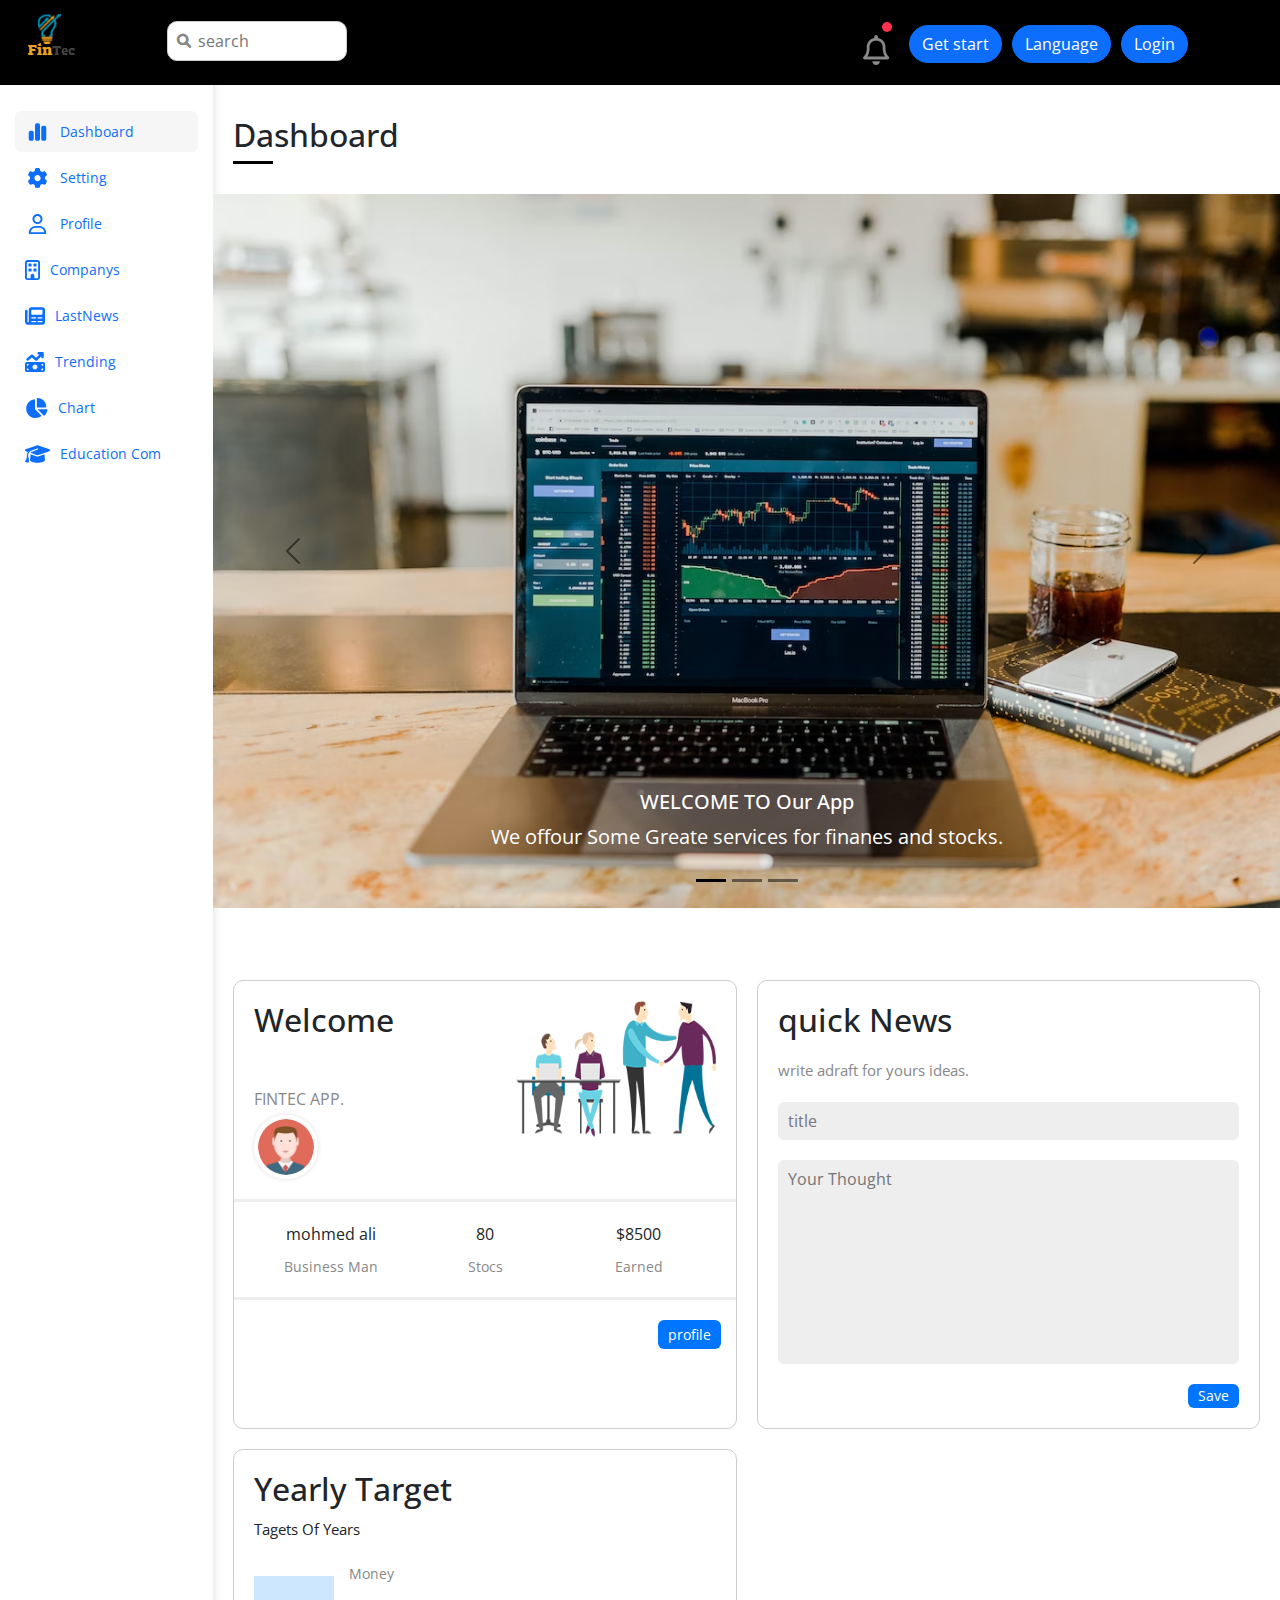
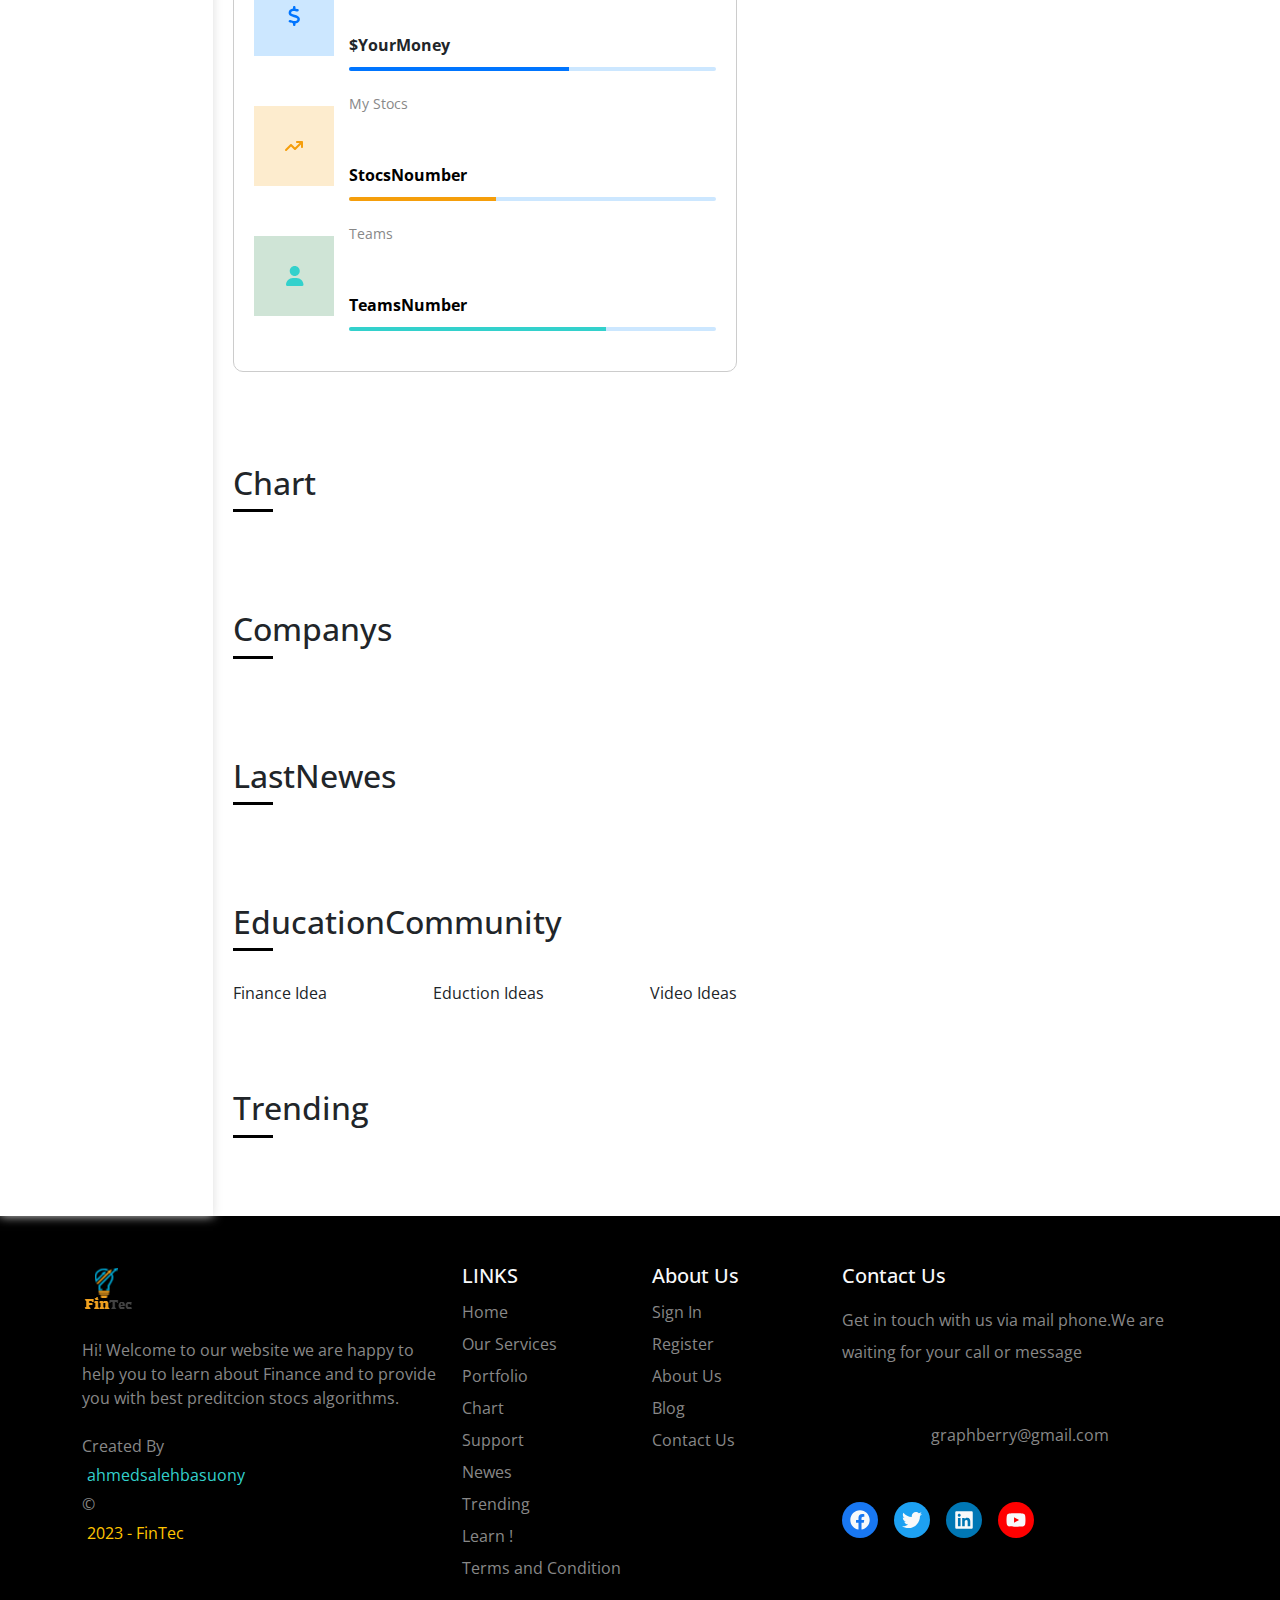
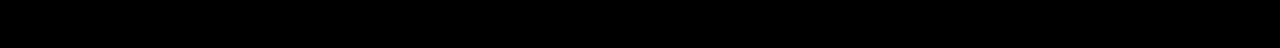
<file: index.html>
<!DOCTYPE html>
<html lang="enn" >
<head>
    <meta charset="UTF-8">
    <meta http-equiv="X-UA-Compatible" content="IE=edge">
    <meta name="viewport" content="width=device-width, initial-scale=1.0">
    <title>  Dashboard  </title>
    


    <!--  boostrap link  -->
    <link rel="stylesheet" href="./css/bootstrap.min.css">

    <!--  boostrap  icons -->
    <link rel="stylesheet" href="https://cdn.jsdelivr.net/npm/bootstrap-icons@1.3.0/font/bootstrap-icons.css" />
    <!-- css link  framework -->
    <link rel="stylesheet" href="./css/framework.css">
    <!--  css link  master -->
    <link rel="stylesheet" href="./css/master.css">
    <!--  normalize link -->
    <link rel="stylesheet" href="./css/normalise.css">
    <!--  all link   -->
    <link rel="stylesheet" href="./css/all.min.css">
    <!--  font link  -->
    <link rel="preconnect" href="https://fonts.googleapis.com" />
    <link rel="preconnect" href="https://fonts.gstatic.com" crossorigin />
    <link href="https://fonts.googleapis.com/css2?family=Open+Sans:wght@300;500&#038;display=swap" rel="stylesheet" />
</head>
<body>
    <div class="page d-flex">

        <div class="sidebar   p-15  p-relative ">
            <!--<h3  class="p-relative   text-center mt-0 pt-15" > 
                <img src="./logo/logo/logo.png" class="one"   alt="">
                <img src="../FRONT-END/imgs/logo (1)/logo/logo.png" class="two"  alt="">
            </h3>-->
            <br>
            <br>
            <br>
            <br>
            <ul class="  list-none  ">
                <li>
                    <a  class="active   d-flex  align-center  fs-20     rad-6  p-10 " href="index.html" >  
                        <i class="fa-solid fa-chart-simple  fa-fw"></i>
                        <span class="hide-mobile" > Dashboard </span>
                    </a>
                </li>
                <li>
                    <a  class=" d-flex  align-center  fs-20    rad-6  p-10 " href="setting.html" >  
                        <i class="fa-solid fa-gear fa-fw "></i>
                        <span class="hide-mobile" > Setting </span>
                    </a>
                </li>
                <li>
                    <a  class="   d-flex  align-center  fs-20     rad-6  p-10 " href="profile.html" >  
                        <i class="fa-regular fa-user  fa-fw"></i>
                        <span class="hide-mobile"> Profile </span>
                    </a>
                </li>
                <li>
                    <a  class="   d-flex  align-center  fs-20     rad-6  p-10 " href="companys.html" >  
                        <i class="fa-regular fa-building"></i>
                        <span class="hide-mobile" > Companys </span>
                    </a>
                </li>
                <li>
                    <a  class="   d-flex  align-center  fs-20     rad-6  p-10 " href="LastNews.html" >  
                        <i class="fa-solid fa-newspaper"></i>
                        <span class="hide-mobile" > LastNews </span>
                    </a>
                </li>
                <li>
                    <a  class="   d-flex  align-center  fs-20     rad-6  p-10 " href="Trending.html" >  
                        <i class="fa-solid fa-money-bill-trend-up"></i>
                        <span class="hide-mobile" > Trending </span>
                    </a>
                </li>
                <li>
                    <a  class="   d-flex  align-center  fs-20    rad-6  p-10 " href="Chart.html" >  
                        <i class="fa-solid fa-chart-pie"></i>
                        <span class="hide-mobile" > Chart </span>
                    </a>
                </li>
                <li>
                    <a  class="   d-flex  align-center  fs-20    rad-6  p-10 " href="Community.html" >  
                        <i class="fa-solid fa-graduation-cap"></i>
                        <span class="hide-mobile" > Education Com </span>
                    </a>
                </li>
    



                
            </ul>
        </div> 
    
        <!-- start content  -->
        <div class="content w-full  ">
            <!--   start head  -->

            <div class="head   fixed-top    between-flex   ">
                <nav class="navbar navbar-expand-lg stiky-top   fixed-top   bg-black  w-full  ">
                    <div class="container ">
                        <ul>
                            <li>
                                <div>
                                    <img src="./images/logo (1)/logo/logo.png"  class="bg-black  logo p-relative" alt="">
                                    </div>
                            </li>
                            <li>
                                <div class="search mt-2 p-relative">
                                    <span>  <div class="search  ps-3  pe-3  d-none   d-lg-block">
                                    </div>  </span>
                                    <input  class="p-10" type="search" name="search" id="search"  placeholder="search">
                                </div>
                            </li>
                        </ul>
                            <!--<div class="search  p-relative">
                            <span>  <div class="search  ps-3  pe-3  d-none   d-lg-block">
                                <i class="fa-solid fa-magnifying-glass"></i>
                            </div> <i class="fa-sharp fa-solid fa-magnifying-glass"></i> </span>
                            <input  class="p-10" type="search" name="search" id="search"  placeholder="search">
                        </div>-->
                        <nav class="navbar navbar-light bg-black ">
                            
                            <!--<div class="container-fluid">
                                <form class="d-flex  w-75">
                                    <input class="form-control me-2" type="search" placeholder="Search" aria-label="Search">
                                    <button class="btn btn-outline-success" type="submit">Search</button>
                                </form>
                            </div>-->
                        
                        </nav>
                        <button class="navbar-toggler  bg-eee" type="button" data-bs-toggle="collapse" data-bs-target="#navbarSupportedContent" aria-controls="navbarSupportedContent" aria-expanded="false" aria-label="Toggle navigation">
                            <span class="navbar-toggler-icon ">
                                
                            </span>
                        </button>
                        
                        <div class="collapse navbar-collapse" id="navbarSupportedContent">
                            <ul class="navbar-nav ms-auto mb-2 mb-lg-0">
                                
                                <li>
                                    <div class="icons  fs-20  d-flex  space-between">
                                    
                                        <div class=" p-relative mt-2  align-items-center   notification ">
                                            <i class="fa-regular fa-bell fa-lg c-gray ">   </i>
                                        </div>
                                    </div>
                                </li>
                                <li>
                                    <div class="mr-10 mt-2 " >
                                        <div class="dropdown ">
                                            <button class="btn  btn-primary  rounded-pill" type="button" id="dropdownMenuButton2" data-bs-toggle="dropdown" aria-expanded="false">
                                            Get start
                                            </button>
                                            <ul class="dropdown-menu dropdown-menu-dark" aria-labelledby="dropdownMenuButton2">
                                                <li > <a class="dropdown-item between-flex active  fs-20" href="sign_up.html"> <i class="fa-regular fa-user"></i> <span> Sign up </span> </a> </li>
                                                <li><a class="dropdown-item  d-flex  space-around  fs-20 " href="#"> 
                                                    <span> MODE </span>
                                                    <i class=" fs-20   bi bi-brightness-high-fill between-flex align-center  " id="toggleDark">   </i> 
                                                    </a>
                                                </li>
                                                <li > <a class="dropdown-item between-flex active  fs-20" href="sign_in.html"> </a> </li>
                                                </ul>
                                        </div>
                                    </div>
                                </li>
                                <li>
                                    <div class="mr-10 mt-2 " >
                                        <div class="dropdown ">
                                            <button class="btn  btn-primary  rounded-pill" type="button" id="dropdownMenuButton2" data-bs-toggle="dropdown" aria-expanded="false">
                                            Language
                                            </button>
                                            <ul class="dropdown-menu dropdown-menu-dark" aria-labelledby="dropdownMenuButton2">
                                                <li > <a class="dropdown-item between-flex active  fs-20" href="#">  <span> English  </span> </a> </li>
                                                <li > <a class="dropdown-item between-flex   fs-20" href="#">  <span> Arbic  </span> </a> </li>
                                            </ul>
                                        </div>
                                    </div>
                                </li>
                                <li>
                                    <a href="./sign_in.html" class="btn mr-10 mt-2 btn  btn-primary  rounded-pill"> Login </a>

                                </li>
                                
                            </ul>
                            <span></span>
                        </span></div>
                    </div>
                </nav>
                <!--<div class="search  p-relative">
                    <span> <i class="fa-sharp fa-solid fa-magnifying-glass"></i> </span>
                    <input  class="p-10" type="search" name="search" id="search"  placeholder="search">
                </div>-->
                
            </div>
        <!--  end head -->

        <br>
        <br>
        <br>
        <br>

            <h1 class="p-relative"> Dashboard </h1>
            <!--   start  carousel   -->
            <div id="carouselExampleDark" class="carousel carousel-dark slide" data-bs-ride="carousel">
                <div class="carousel-indicators">
                <button type="button" data-bs-target="#carouselExampleDark" data-bs-slide-to="0" class="active" aria-current="true" aria-label="Slide 1"></button>
                <button type="button" data-bs-target="#carouselExampleDark" data-bs-slide-to="1" aria-label="Slide 2"></button>
                <button type="button" data-bs-target="#carouselExampleDark" data-bs-slide-to="2" aria-label="Slide 3"></button>
                </div>
                <div class="carousel-inner">

                <div class="carousel-item  active" data-bs-interval="2000">
                    <img src="./imgs/photo-background-2-.avif" class="d-block w-100" alt="...">
                    <div class="carousel-caption d-none d-md-block">
                    <h5 class="fs-20  text-white">WELCOME TO Our App</h5>
                    <p class="text-white fs-20"> We offour Some Greate services for finanes and stocks.  </p>
                    </div>
                </div>
                <div class="carousel-item " data-bs-interval="10000">
                    <img src="./imgs/photo-background-4-.avif" class="d-block   w-100" alt="...">
                    <div class="carousel-caption d-none d-md-block">
                    <h5 class="fs-20 text-white"> Look The Graph Down!   </h5>
                    <p class=" fs-20 text-white">  the graph show the history of stocs and company data through specific. </p>
                    </div>
                </div>
                <div class="carousel-item">
                    <img src="./imgs/photo-background-3-.avif " class="d-block w-100" alt="...">
                    <div class="carousel-caption d-none d-md-block">
                    <h5 class="fs-20"> Wall Street !</h5>
                    <p class="text-black fs-20">Wall Street has been the historic headquarters of some of the largest U.S. brokerages and investment banks and is also the home of the New York Stock Exchange.</p>
                    </div>
                </div>
                </div>
                <button class="carousel-control-prev" type="button" data-bs-target="#carouselExampleDark" data-bs-slide="prev">
                <span class="carousel-control-prev-icon" aria-hidden="true"></span>
                <span class="visually-hidden">Previous</span>
                </button>
                <button class="carousel-control-next" type="button" data-bs-target="#carouselExampleDark" data-bs-slide="next">
                <span class="carousel-control-next-icon" aria-hidden="true"></span>
                <span class="visually-hidden">Next</span>
                </button>
            </div>
        <!--   end   carousel   -->
            <br>
            <br>
            <!--<div class=" space-around  ">
                <div class="spinner-grow" role="status">
                    <span class="visually-hidden">Loading...</span>
                </div>
            </div>-->
            <br>
            <div class="wrapper   d-grid   gap-20">
                <!--  start  welcome  widget   -->
                <div class="welcome      rad-10    text-center-mobile    block-mobile">
                    <div class="intro   p-20   d-flex   space-between   bg-ccc">
                        <div>
                            <h2  class="m-0" > Welcome  </h2>
                            <p class="c-gray    mt-5">  FINTEC APP.  </p>
                        </div>
                        <img src="./images/welcome.png" class="hide-mobile " alt="">
                    </div>
                    <img src="./images/avatar.png" class="avatar" alt="">
                    <div class="body   text-center   d-flex   p-20   mt-20   mb-20    block-mobile">
                        <div> mohmed ali <span class="d-block    c-gray    fs-14    mt-10"> Business Man </span> </div>
                        <div>80 <span class="d-block    c-gray   fs-14    mt-10"> Stocs </span> </div>
                        <div> $8500 <span class="d-block    c-gray    fs-14    mt-10"> Earned </span> </div>
                    </div>
                    <a href="profile.html" class="visit   d-block  fs-14    rad-6   bg-blue    w-fit    button-shape"  > profile  </a>
                </div>
                <!--  end  welcome  widget   -->

                <!--  start   quick  widget   -->
                <div class="quick-draft   p-20     rad-10     ">
                    <h2  class="mt-0    mb-20   ">  quick News </h2>
                    <p class="mt-0   mb-20   c-gray   fs-15  "> write adraft for yours ideas.  </p>
                    <form >
                        <input type="text" class="d-block   mb-20   w-full   p-10   b-none   bg-eee    rad-6 " placeholder="title">
                        <textarea class="d-block   mb-20   w-full   p-10   b-none   bg-eee    rad-6  "  placeholder="Your Thought" name="" id="" cols="30" rows="10"></textarea>
                        <input  class="save   d-block    fs-14    bg-blue   c-white    b-none   w-fit  button-shape " type="submit" value="Save">
                    </form>
                </div>
                <!--  end  quick   widget   -->

                <!--  start tagets -->
                <div class="targets    p-20     rad-10 ">
                    <h2  class="mt-0    mb-10"> Yearly Target  </h2>
                    <p class="mt-0   mb-20   fs-15"> Tagets Of Years   </p>
                    <div class="targets-row   mb-20      align-center   d-flex ">
                        <div class="icon   center-flex    blue">
                            <i class="fa-solid  fa-dollar  fa-lg   c-blue"></i>
                        </div>
                        <div class="details">
                            <span class="fs-14    c-gray"> Money </span>
                            <span class="d-block   mt-5   mb-10    fw-bold">  $YourMoney </span>
                            <div class="progress   p-relative  blue">
                                <span  class="bg-blue  " style="width:60%">
                                    <span class="bg-blue  "> 64% </span>   
                                </span>
                            </div>
                        </div>
                    </div>

                    <div class="targets-row   mb-20    orange  align-center   d-flex ">
                        <div class="icon   center-flex    blue">
                            <i class="fa-solid fa-arrow-trend-up  orange  "></i>
                        </div>
                        <div class="details">
                            <span class="fs-14    c-gray"> My Stocs </span>
                            <span class="d-block   mt-5   mb-10     col-black  fw-bold">  StocsNoumber </span>
                            <div class="progress   p-relative  blue">
                                <span  class="bg-orange    orange " style="width:40%">
                                    <span class="bg-orange  "> 34% </span>   
                                </span>
                            </div>
                        </div>
                    </div>

                    <div class="targets-row   mb-20   green   align-center   d-flex ">
                        <div class="icon   center-flex    blue">
                            <i class="fa-solid   fa-user  green     fa-lg   "></i>
                        </div>
                        <div class="details">
                            <span class="fs-14    c-gray"> Teams </span>
                            <span class="d-block   mt-5   mb-10  col-black   fw-bold">  TeamsNumber  </span>
                            <div class="progress   p-relative  blue">
                                <span  class="bg-green  green " style="width:70%">
                                    <span class="bg-green  "> 75% </span>   
                                </span>
                            </div>
                        </div>
                    </div>
                </div>
                <!--   end  targets  -->
                <!--  start    carousel  -->
            </div>
            <br>
            <br>
            <br>
            <!--  start  chart  -->
            <h1 class="p-relative"> Chart </h1>
            <div class="wrapper   d-grid   gap-20">

            </div>
            <!--  end  chart  -->
            <br>
            <br>

            <!--  start  Companys  -->
            <h1 class="p-relative"> Companys </h1>
            <div class="wrapper   d-grid   gap-20">

            </div>
            <!--  end  Companys  -->
            <br>
            <br>

            <!--  start  LastNewes  -->
            <h1 class="p-relative">  LastNewes </h1>
            <div class="wrapper   d-grid   gap-20">

            </div>
            <!--  end  LastNewes  -->
            <br>
            <br>

            <!--  start  EducationCommunity  -->
            <h1 class="p-relative">  EducationCommunity </h1>
            <div class="wrapper   d-grid   gap-20">
                <ul class="d-flex  space-between">
                    <li class=" ">  Finance Idea </li>
                    <li class=" ">   Eduction Ideas </li>
                    <li  class=" ">  Video Ideas </li>
                </ul>

            </div>
            <!--  end  EducationCommunity  -->
            <br>
            <br>

            <!--  start  Trending  -->
            <h1 class="p-relative">  Trending </h1>
            <div class="wrapper   d-grid   gap-20">

            </div>
            <!--  end  Trending  -->
            <br>
            <br>
        </div>
        <!-- end  content  -->
        
    </div>
    <!--  start footer -->
    <div class="footer  pt-5  pb-5  text-center   bg-black  text-md-start">
        <div class="container">
            <div class="row">
                <div class="col-md-6 col-lg-4">
                    <div class="info mb-5">
                        <img src="./images/logo (1)/logo/logo.png" class="mb-4" alt="">
                        <p class="mb-4 c-gray">
                            Hi! Welcome to our website we are happy to help you to learn about 
                            Finance and to provide you with best preditcion stocs algorithms.
                        </p>
                        <div class="copyright c-gray">
                            Created By <span class=>  ahmedsalehbasuony </span>
                            <div> &copy; <span> 2023 -  FinTec   </span> </div>
                        </div>
                    </div>
                </div>
                <div class="col-md-6 col-lg-2">
                    <div class="liks">
                        <h5 class="text-light">  LINKS </h5>
                        <ul class="list-unstyled lh-lg c-gray">
                            <li> <a  href="index.html" class="c-gray"> Home </a>   </li>
                            <li> <a href="companys.html" class="c-gray"> Our Services </a>  </li>
                            <li> <a href="profile.html"  class="c-gray">   Portfolio </a></li>
                            <li><a href="Chart.html"  class="c-gray"> Chart </a></li>
                            <li > <a href="setting.html"  class="c-gray"> Support </a></li>
                            <li > <a href="LastNews.html"  class="c-gray"> Newes </a></li>
                            <li > <a href="Trending.html"  class="c-gray"> Trending </a></li>
                            <li > <a href="Community.html"  class="c-gray"> Learn ! </a></li>
                            <li>Terms and Condition</li>
                        </ul>
                    </div>
                </div>

                <div class="col-md-6 col-lg-2">
                    <div class="links">
                        <h5 class="text-light"> About Us </h5>
                        <ul class="list-unstyled  lh-lg c-gray">
                            <li>  <a href="sign_in.html" class="c-gray">  Sign In  </a></li>
                            <li> <a href="sign_up.html" class="c-gray"> Register</a></li>
                            <li>  <a href="abouus.html" class="c-gray"> About Us </a></li>
                            <li>Blog</li>
                            <li>Contact Us</li>
                        </ul>
                        </ul>
                    </div>
                </div>
                <div class="col-md-6 col-lg-4">
                    <div class="contact">
                        <h5 class="text-light"> Contact Us </h5>
                        <p class="lh-lg mt-3 mb-5  c-gray"> Get in touch with us via mail phone.We are waiting for your call or message </p>
                    
                        <a href="#" class="btn rounded-pill main-btn   c-gray  w-100"> graphberry@gmail.com </a>
                        <ul class="d-flex  mt-5  list-unstyled  gap-3">
                                <li>
                                    <a class="d-block text-light" href="#"
                                    ><i class="fa-brands fa-facebook fa-lg facebook rounded-circle p-2"></i
                                    ></a>
                                </li>
                                <li>
                                    <a class="d-block text-light" href="#"
                                    ><i class="fa-brands fa-twitter fa-lg twitter rounded-circle p-2"></i
                                    ></a>
                                </li>
                                <li>
                                    <a class="d-block text-light" href="#"
                                    ><i class="fa-brands fa-linkedin fa-lg linkedin rounded-circle p-2"></i
                                    ></a>
                                </li>
                                <li>
                                    <a class="d-block text-light" href="#"
                                    ><i class="fa-brands fa-youtube fa-lg youtube rounded-circle p-2"></i
                                    ></a>
                                </li>
                        </ul>
                    </div>

                </div>


            </div>
        </div>
    </div>
    <!--  end footer -->

    
    
    <!-- link to java-script file  -->


    
    <script src="./Java-script/Translation.js"></script>
    <script src="./Java-script/main.js"></script>
    <script src="./js/all.min.js"></script>
    <script src="./js/bootstrap.bundle.min.js"></script>
</body>
</html>
</file>
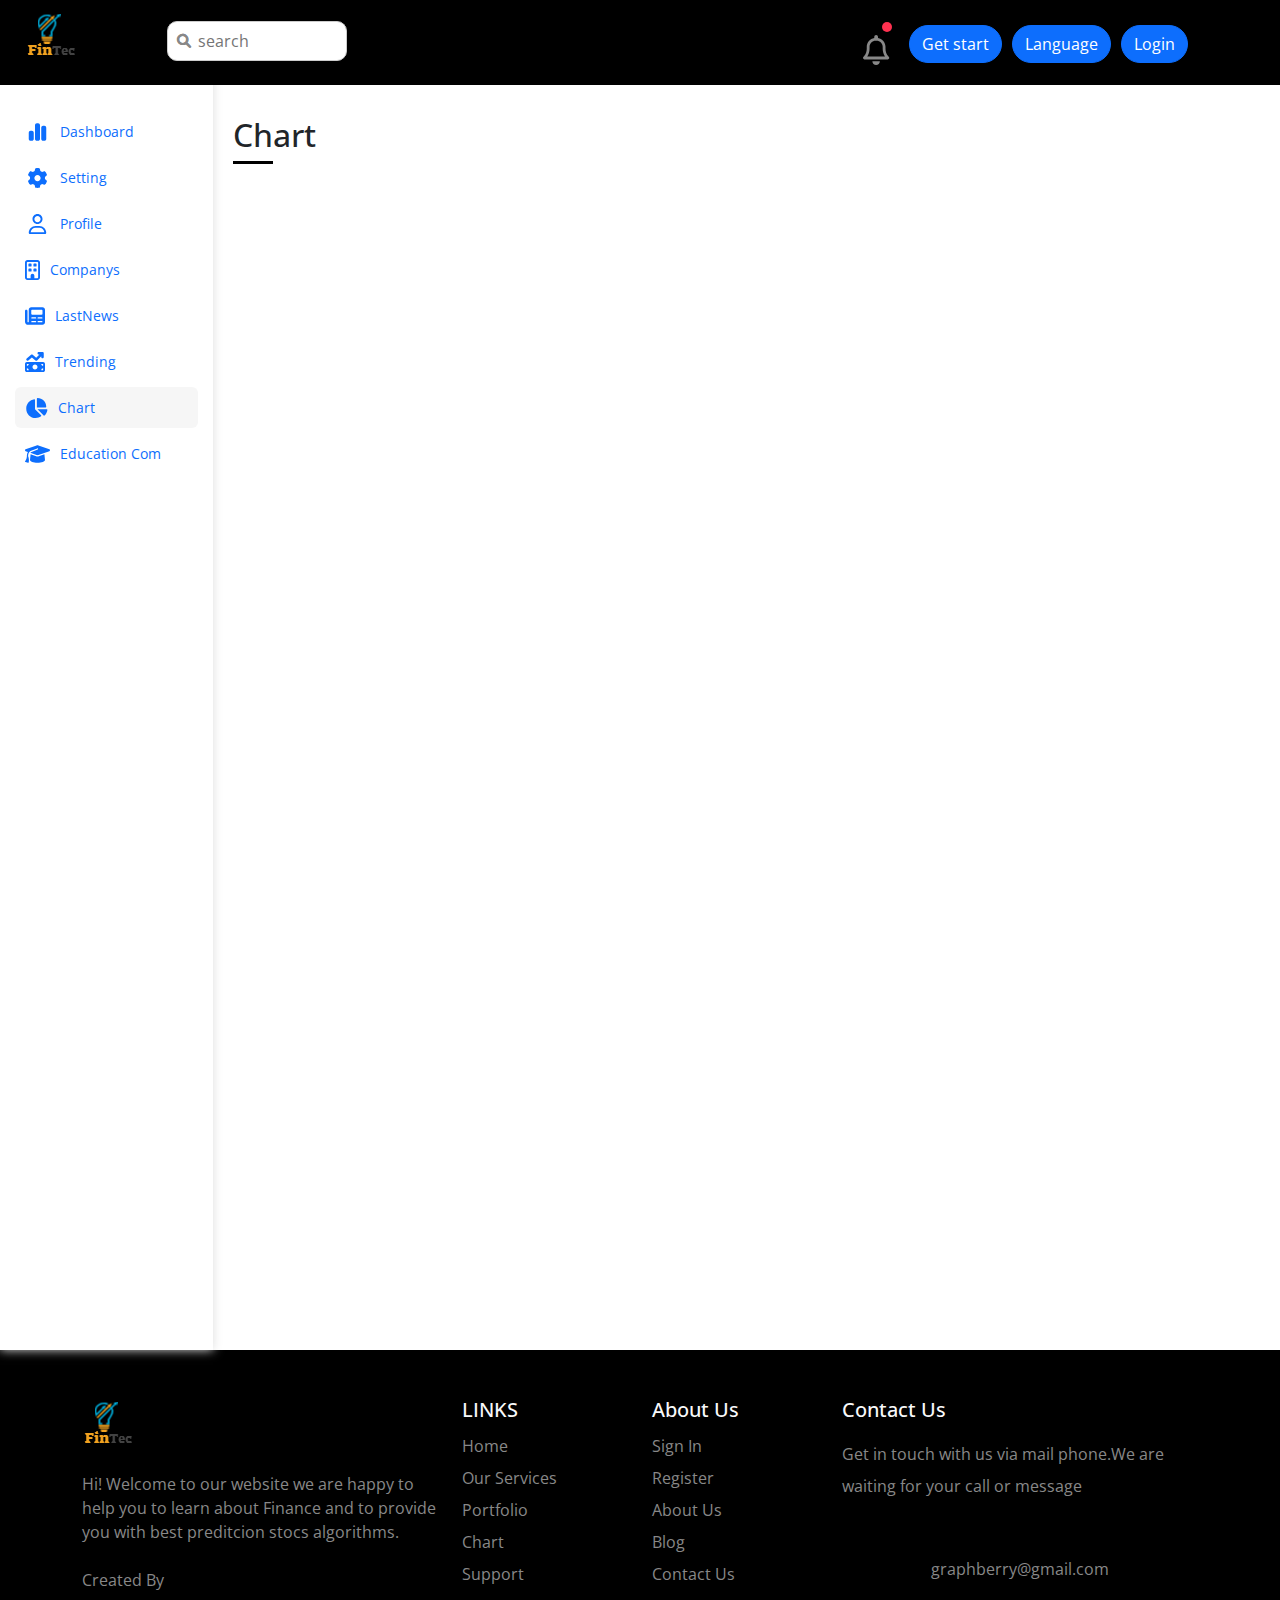
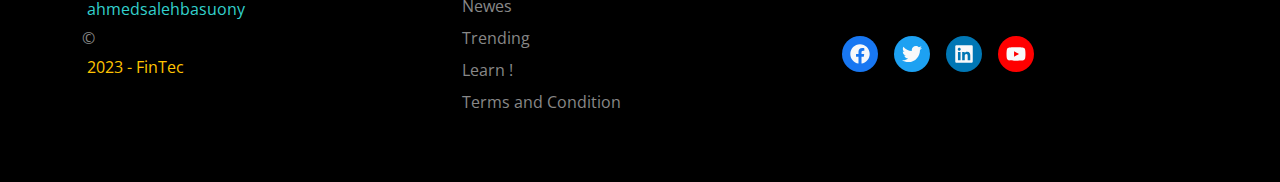
<file: Chart.html>
<!DOCTYPE html>
<html lang="en">
<head>
    <meta charset="UTF-8">
    <meta http-equiv="X-UA-Compatible" content="IE=edge">
    <meta name="viewport" content="width=device-width, initial-scale=1.0">
    <title> Chart </title>
    <!--  boostrap link  -->
    <link rel="stylesheet" href="./css/bootstrap.min.css">

    <!--  boostrap  icons -->
    <link rel="stylesheet" href="https://cdn.jsdelivr.net/npm/bootstrap-icons@1.3.0/font/bootstrap-icons.css" />
    <!-- css link  framework -->
    <link rel="stylesheet" href="./css/framework.css">
    <!--  css link  master -->
    <link rel="stylesheet" href="./css/master.css">
    <!--  normalize link -->
    <link rel="stylesheet" href="./css/normalise.css">
    <!--  all link   -->
    <link rel="stylesheet" href="./css/all.min.css">
    <!--  font link  -->
    <link rel="preconnect" href="https://fonts.googleapis.com" />
    <link rel="preconnect" href="https://fonts.gstatic.com" crossorigin />
    <link href="https://fonts.googleapis.com/css2?family=Open+Sans:wght@300;500&#038;display=swap" rel="stylesheet" />



</head>
<body>
    <div class="page d-flex">

        <div class="sidebar   p-15  p-relative ">
            <!--<h3  class="p-relative   text-center mt-0 pt-15" > 
                <img src="./logo/logo/logo.png" class="one"   alt="">
                <img src="../FRONT-END/imgs/logo (1)/logo/logo.png" class="two"  alt="">
            </h3>-->
            <br>
            <br>
            <br>
            <br>
            <ul class="  list-none  ">
                <li>
                    <a  class="  d-flex  align-center  fs-20     rad-6  p-10 " href="index.html" >  
                        <i class="fa-solid fa-chart-simple  fa-fw"></i>
                        <span class="hide-mobile" > Dashboard </span>
                    </a>
                </li>
                <li>
                    <a  class=" d-flex  align-center  fs-20    rad-6  p-10 " href="setting.html" >  
                        <i class="fa-solid fa-gear fa-fw "></i>
                        <span class="hide-mobile" > Setting </span>
                    </a>
                </li>
                <li>
                    <a  class="   d-flex  align-center  fs-20     rad-6  p-10 " href="profile.html" >  
                        <i class="fa-regular fa-user  fa-fw"></i>
                        <span class="hide-mobile"> Profile </span>
                    </a>
                </li>
                <li>
                    <a  class="   d-flex  align-center  fs-20     rad-6  p-10 " href="companys.html" >  
                        <i class="fa-regular fa-building"></i>
                        <span class="hide-mobile" > Companys </span>
                    </a>
                </li>
                <li>
                    <a  class="   d-flex  align-center  fs-20     rad-6  p-10 " href="LastNews.html" >  
                        <i class="fa-solid fa-newspaper"></i>
                        <span class="hide-mobile" > LastNews </span>
                    </a>
                </li>
                <li>
                    <a  class="   d-flex  align-center  fs-20     rad-6  p-10 " href="Trending.html" >  
                        <i class="fa-solid fa-money-bill-trend-up"></i>
                        <span class="hide-mobile" > Trending </span>
                    </a>
                </li>
                <li>
                    <a  class="active   d-flex  align-center  fs-20    rad-6  p-10 " href="Chart.html" >  
                        <i class="fa-solid fa-chart-pie"></i>
                        <span class="hide-mobile" > Chart </span>
                    </a>
                </li>
                <li>
                    <a  class="   d-flex  align-center  fs-20    rad-6  p-10 " href="Community.html" >  
                        <i class="fa-solid fa-graduation-cap"></i>
                        <span class="hide-mobile" > Education Com </span>
                    </a>
                </li>


            </ul>
        </div> 
    
        <!-- start content  -->
        <div class="content w-full  ">
            <!--   start head  -->

            <div class="head   fixed-top    between-flex   ">
                <nav class="navbar navbar-expand-lg stiky-top   fixed-top   bg-black  w-full  ">
                    <div class="container ">
                        <ul>
                            <li>
                                <div>
                                    <img src="./images/logo (1)/logo/logo.png"  class="bg-black  logo p-relative" alt="">
                                    </div>
                            </li>
                            <li>
                                <div class="search mt-2 p-relative">
                                    <span>  <div class="search  ps-3  pe-3  d-none   d-lg-block">
                                    </div>  </span>
                                    <input  class="p-10" type="search" name="search" id="search"  placeholder="search">
                                </div>
                            </li>
                        </ul>
                            <!--<div class="search  p-relative">
                            <span>  <div class="search  ps-3  pe-3  d-none   d-lg-block">
                                <i class="fa-solid fa-magnifying-glass"></i>
                            </div> <i class="fa-sharp fa-solid fa-magnifying-glass"></i> </span>
                            <input  class="p-10" type="search" name="search" id="search"  placeholder="search">
                        </div>-->
                        <nav class="navbar navbar-light bg-black ">
                            
                            <!--<div class="container-fluid">
                                <form class="d-flex  w-75">
                                    <input class="form-control me-2" type="search" placeholder="Search" aria-label="Search">
                                    <button class="btn btn-outline-success" type="submit">Search</button>
                                </form>
                            </div>-->
                        
                        </nav>
                        <button class="navbar-toggler  bg-eee" type="button" data-bs-toggle="collapse" data-bs-target="#navbarSupportedContent" aria-controls="navbarSupportedContent" aria-expanded="false" aria-label="Toggle navigation">
                            <span class="navbar-toggler-icon ">
                                
                            </span>
                        </button>
                        
                        <div class="collapse navbar-collapse" id="navbarSupportedContent">
                            <ul class="navbar-nav ms-auto mb-2 mb-lg-0">
                                
                                <li>
                                    <div class="icons  fs-20  d-flex  space-between">
                                    
                                        <div class=" p-relative mt-2  align-items-center   notification ">
                                            <i class="fa-regular fa-bell fa-lg c-gray ">   </i>
                                        </div>
                                    </div>
                                </li>
                                <li>
                                    <div class="mr-10 mt-2 " >
                                        <div class="dropdown ">
                                            <button class="btn  btn-primary  rounded-pill" type="button" id="dropdownMenuButton2" data-bs-toggle="dropdown" aria-expanded="false">
                                            Get start
                                            </button>
                                            <ul class="dropdown-menu dropdown-menu-dark" aria-labelledby="dropdownMenuButton2">
                                                <li > <a class="dropdown-item between-flex active  fs-20" href="sign_up.html"> <i class="fa-regular fa-user"></i> <span> Sign up </span> </a> </li>
                                                <li><a class="dropdown-item  d-flex  space-around  fs-20 " href="#"> 
                                                    <span> MODE </span>
                                                    <i class=" fs-20   bi bi-brightness-high-fill between-flex align-center  " id="toggleDark">   </i> 
                                                    </a>
                                                </li>
                                                <li > <a class="dropdown-item between-flex active  fs-20" href="sign_in.html"> </a> </li>
                                                </ul>
                                        </div>
                                    </div>
                                </li>
                                <li>
                                    <div class="mr-10 mt-2 " >
                                        <div class="dropdown ">
                                            <button class="btn  btn-primary  rounded-pill" type="button" id="dropdownMenuButton2" data-bs-toggle="dropdown" aria-expanded="false">
                                            Language
                                            </button>
                                            <ul class="dropdown-menu dropdown-menu-dark" aria-labelledby="dropdownMenuButton2">
                                                <li > <a class="dropdown-item between-flex active  fs-20" href="#">  <span> English  </span> </a> </li>
                                                <li > <a class="dropdown-item between-flex   fs-20" href="#">  <span> Arbic  </span> </a> </li>
                                            </ul>
                                        </div>
                                    </div>
                                </li>
                                <li>
                                    <a href="./sign_in.html" class="btn mr-10 mt-2 btn  btn-primary  rounded-pill"> Login </a>

                                </li>
                            </ul>
                            <span></span>
                        </span></div>
                    </div>
                </nav>
                <!--<div class="search  p-relative">
                    <span> <i class="fa-sharp fa-solid fa-magnifying-glass"></i> </span>
                    <input  class="p-10" type="search" name="search" id="search"  placeholder="search">
                </div>-->
                
            </div>
            <!--  end head -->

            <br>
            <br>
            <br>
            <br>

            <h1 class="p-relative"> Chart </h1>
        </div>
    </div>
    <!--  start footer -->
    <div class="footer  pt-5  pb-5  text-center   bg-black  text-md-start">
        <div class="container">
            <div class="row">
                <div class="col-md-6 col-lg-4">
                    <div class="info mb-5">
                        <img src="./images/logo (1)/logo/logo.png" class="mb-4" alt="">
                        <p class="mb-4 c-gray">
                            Hi! Welcome to our website we are happy to help you to learn about 
                            Finance and to provide you with best preditcion stocs algorithms.
                        </p>
                        <div class="copyright c-gray">
                            Created By <span class=>  ahmedsalehbasuony </span>
                            <div> &copy; <span> 2023 -  FinTec   </span> </div>
                        </div>
                    </div>
                </div>
                <div class="col-md-6 col-lg-2">
                    <div class="liks">
                        <h5 class="text-light">  LINKS </h5>
                        <ul class="list-unstyled lh-lg c-gray">
                            <li> <a  href="index.html" class="c-gray"> Home </a>   </li>
                            <li> <a href="companys.html" class="c-gray"> Our Services </a>  </li>
                            <li> <a href="profile.html"  class="c-gray">   Portfolio </a></li>
                            <li><a href="Chart.html"  class="c-gray"> Chart </a></li>
                            <li > <a href="setting.html"  class="c-gray"> Support </a></li>
                            <li > <a href="LastNews.html"  class="c-gray"> Newes </a></li>
                            <li > <a href="Trending.html"  class="c-gray"> Trending </a></li>
                            <li > <a href="Community.html"  class="c-gray"> Learn ! </a></li>
                            <li>Terms and Condition</li>
                        </ul>
                    </div>
                </div>

                <div class="col-md-6 col-lg-2">
                    <div class="links">
                        <h5 class="text-light"> About Us </h5>
                        <ul class="list-unstyled  lh-lg c-gray">
                            <li>  <a href="sign_in.html" class="c-gray">  Sign In  </a></li>
                            <li> <a href="sign_up.html" class="c-gray"> Register</a></li>
                            <li>  <a href="abouus.html" class="c-gray"> About Us </a></li>
                            <li>Blog</li>
                            <li>Contact Us</li>
                        </ul>
                        </ul>
                    </div>
                </div>
                <div class="col-md-6 col-lg-4">
                    <div class="contact">
                        <h5 class="text-light"> Contact Us </h5>
                        <p class="lh-lg mt-3 mb-5  c-gray"> Get in touch with us via mail phone.We are waiting for your call or message </p>
                    
                        <a href="#" class="btn rounded-pill main-btn   c-gray  w-100"> graphberry@gmail.com </a>
                        <ul class="d-flex  mt-5  list-unstyled  gap-3">
                                <li>
                                    <a class="d-block text-light" href="#"
                                    ><i class="fa-brands fa-facebook fa-lg facebook rounded-circle p-2"></i
                                    ></a>
                                </li>
                                <li>
                                    <a class="d-block text-light" href="#"
                                    ><i class="fa-brands fa-twitter fa-lg twitter rounded-circle p-2"></i
                                    ></a>
                                </li>
                                <li>
                                    <a class="d-block text-light" href="#"
                                    ><i class="fa-brands fa-linkedin fa-lg linkedin rounded-circle p-2"></i
                                    ></a>
                                </li>
                                <li>
                                    <a class="d-block text-light" href="#"
                                    ><i class="fa-brands fa-youtube fa-lg youtube rounded-circle p-2"></i
                                    ></a>
                                </li>
                        </ul>
                    </div>

                </div>


            </div>
        </div>
    </div>
    <!--  end footer -->




            <!-- link to java-script file  -->
            <script src="./Java-script/Translation.js"></script>
            <script src="./Java-script/main.js"></script>
            <script src="./js/all.min.js"></script>
            <script src="./js/bootstrap.bundle.min.js"></script>
    
</body>
</html>
</file>
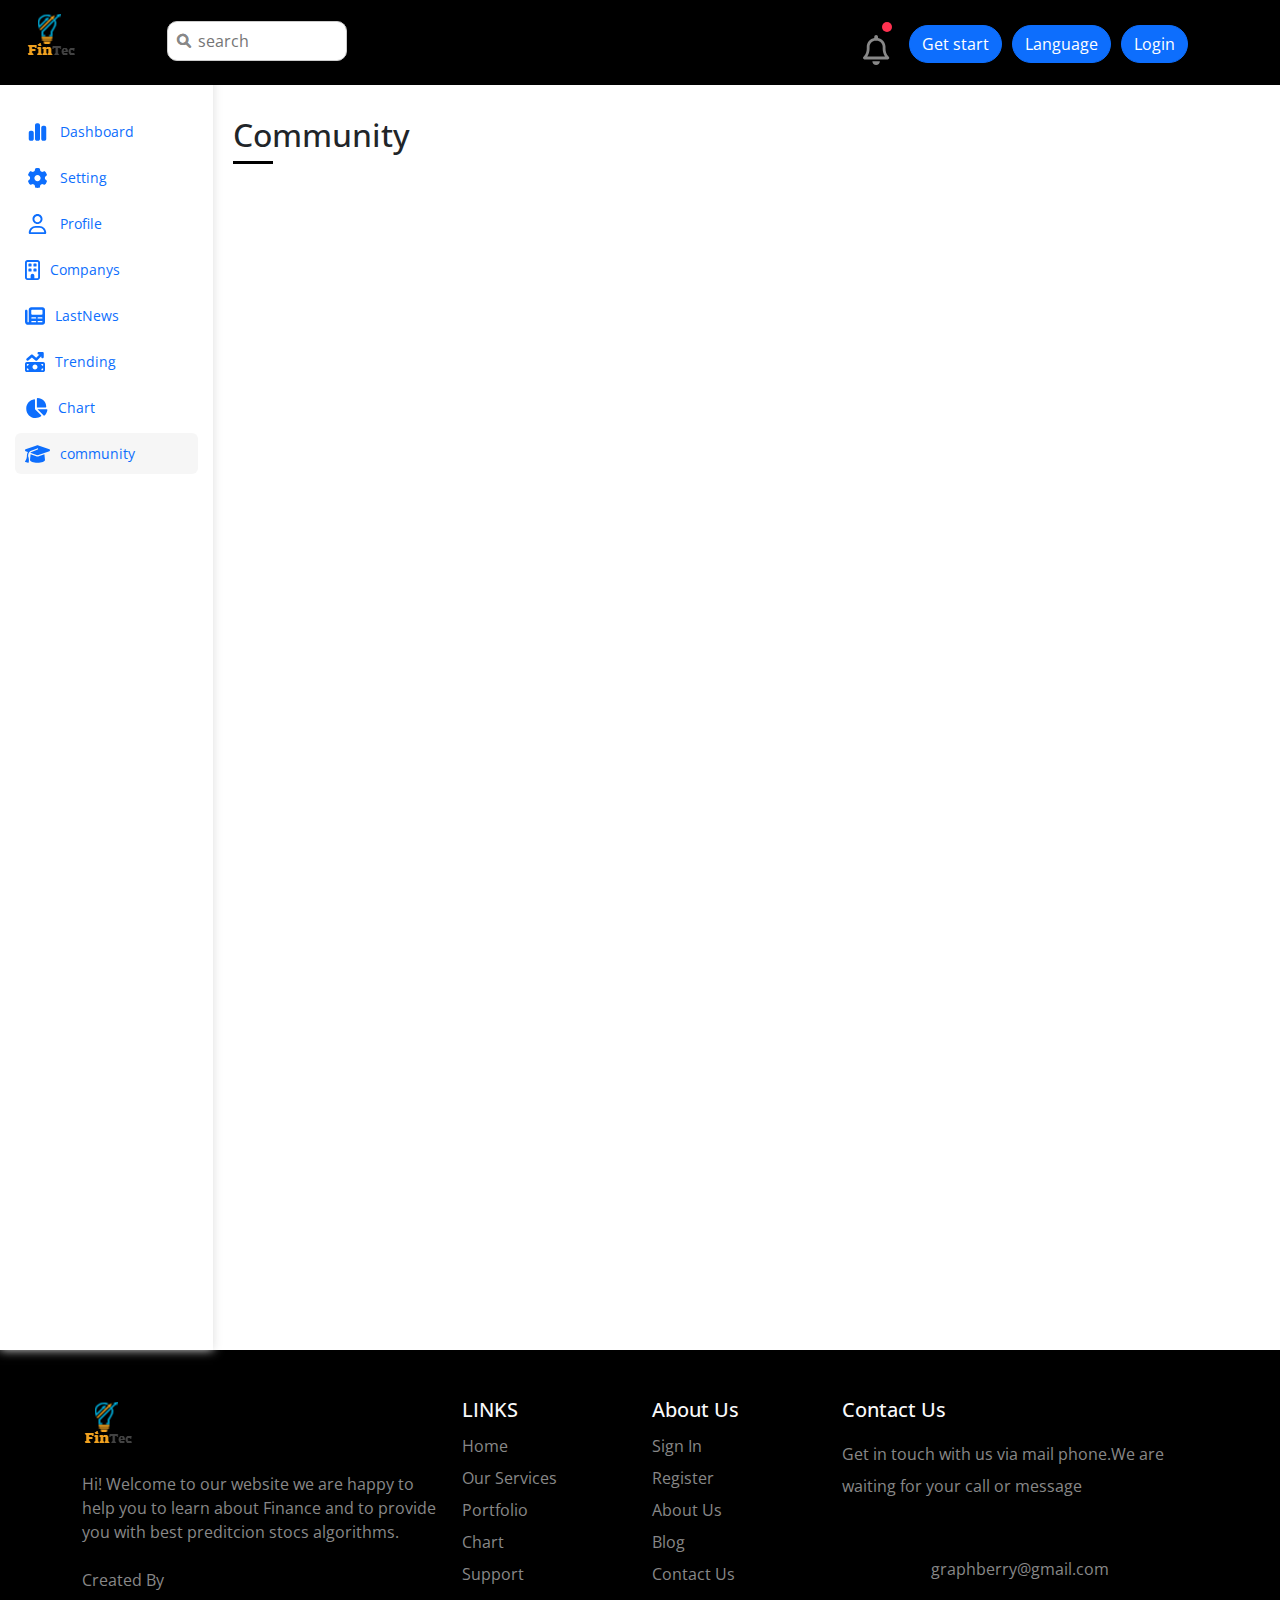
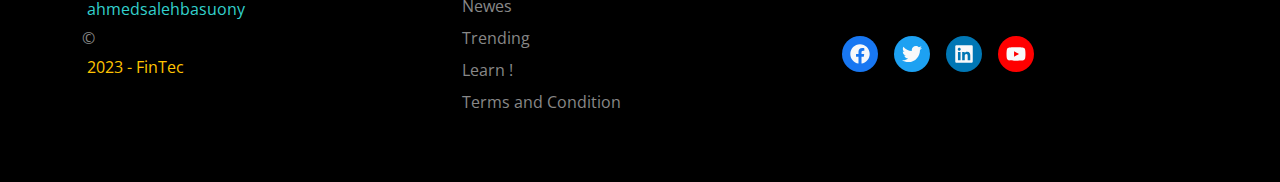
<file: Community.html>
<!DOCTYPE html>
<html lang="en">
<head>
    <meta charset="UTF-8">
    <meta http-equiv="X-UA-Compatible" content="IE=edge">
    <meta name="viewport" content="width=device-width, initial-scale=1.0">
    <title>  Community  </title>
        <!--  boostrap link  -->
        <link rel="stylesheet" href="./css/bootstrap.min.css">

        <!--  boostrap  icons -->
        <link rel="stylesheet" href="https://cdn.jsdelivr.net/npm/bootstrap-icons@1.3.0/font/bootstrap-icons.css" />
        <!-- css link  framework -->
        <link rel="stylesheet" href="./css/framework.css">
        <!--  css link  master -->
        <link rel="stylesheet" href="./css/master.css">
        <!--  normalize link -->
        <link rel="stylesheet" href="./css/normalise.css">
        <!--  all link   -->
        <link rel="stylesheet" href="./css/all.min.css">
        <!--  font link  -->
        <link rel="preconnect" href="https://fonts.googleapis.com" />
        <link rel="preconnect" href="https://fonts.gstatic.com" crossorigin />
        <link href="https://fonts.googleapis.com/css2?family=Open+Sans:wght@300;500&#038;display=swap" rel="stylesheet" />
    
</head>

<body>
    <div class="page d-flex">
        
        <div class="sidebar   p-15  p-relative ">
            <!--<h3  class="p-relative   text-center mt-0 pt-15" > 
                <img src="./logo/logo/logo.png" class="one"   alt="">
                <img src="../FRONT-END/imgs/logo (1)/logo/logo.png" class="two"  alt="">
            </h3>-->
            <br>
            <br>
            <br>
            <br>
            <ul class="  list-none  ">
                <li>
                    <a  class=" d-flex  align-center  fs-20     rad-6  p-10 " href="index.html" >  
                        <i class="fa-solid fa-chart-simple  fa-fw"></i>
                        <span class="hide-mobile" > Dashboard </span>
                    </a>
                </li>
                <li>
                    <a  class=" d-flex  align-center  fs-20    rad-6  p-10 " href="setting.html" >  
                        <i class="fa-solid fa-gear fa-fw "></i>
                        <span class="hide-mobile" > Setting </span>
                    </a>
                </li>
                <li>
                    <a  class="   d-flex  align-center  fs-20     rad-6  p-10 " href="profile.html" >  
                        <i class="fa-regular fa-user  fa-fw"></i>
                        <span class="hide-mobile"> Profile </span>
                    </a>
                </li>
                <li>
                    <a  class="   d-flex  align-center  fs-20     rad-6  p-10 " href="companys.html" >  
                        <i class="fa-regular fa-building"></i>
                        <span class="hide-mobile" > Companys </span>
                    </a>
                </li>
                <li>
                    <a  class="   d-flex  align-center  fs-20     rad-6  p-10 " href="LastNews.html" >  
                        <i class="fa-solid fa-newspaper"></i>
                        <span class="hide-mobile" > LastNews </span>
                    </a>
                </li>
                <li>
                    <a  class="   d-flex  align-center  fs-20     rad-6  p-10 " href="Trending.html" >  
                        <i class="fa-solid fa-money-bill-trend-up"></i>
                        <span class="hide-mobile" > Trending </span>
                    </a>
                </li>
                <li>
                    <a  class="   d-flex  align-center  fs-20    rad-6  p-10 " href="Chart.html" >  
                        <i class="fa-solid fa-chart-pie"></i>
                        <span class="hide-mobile" > Chart </span>
                    </a>
                </li>
                <li>
                    <a  class=" active  d-flex  align-center  fs-20    rad-6  p-10 " href="Community.html" >  
                        <i class="fa-solid fa-graduation-cap"></i>
                        <span class="hide-mobile" > community </span>
                    </a>
                </li>
    



                
            </ul>
        </div> 
    
        <!-- start content  -->
        <div class="content w-full  ">
            <!--   start head  -->

            <div class="head   fixed-top    between-flex   ">
                <nav class="navbar navbar-expand-lg stiky-top   fixed-top   bg-black  w-full  ">
                    <div class="container ">
                        <ul>
                            <li>
                                <div>
                                    <img src="./images/logo (1)/logo/logo.png"  class="bg-black  logo p-relative" alt="">
                                    </div>
                            </li>
                            <li>
                                <div class="search mt-2 p-relative">
                                    <span>  <div class="search  ps-3  pe-3  d-none   d-lg-block">
                                    </div>  </span>
                                    <input  class="p-10" type="search" name="search" id="search"  placeholder="search">
                                </div>
                            </li>
                        </ul>
                            <!--<div class="search  p-relative">
                            <span>  <div class="search  ps-3  pe-3  d-none   d-lg-block">
                                <i class="fa-solid fa-magnifying-glass"></i>
                            </div> <i class="fa-sharp fa-solid fa-magnifying-glass"></i> </span>
                            <input  class="p-10" type="search" name="search" id="search"  placeholder="search">
                        </div>-->
                        <nav class="navbar navbar-light bg-black ">
                            
                            <!--<div class="container-fluid">
                                <form class="d-flex  w-75">
                                    <input class="form-control me-2" type="search" placeholder="Search" aria-label="Search">
                                    <button class="btn btn-outline-success" type="submit">Search</button>
                                </form>
                            </div>-->
                        
                        </nav>
                        <button class="navbar-toggler  bg-eee" type="button" data-bs-toggle="collapse" data-bs-target="#navbarSupportedContent" aria-controls="navbarSupportedContent" aria-expanded="false" aria-label="Toggle navigation">
                            <span class="navbar-toggler-icon ">
                                
                            </span>
                        </button>
                        
                        <div class="collapse navbar-collapse" id="navbarSupportedContent">
                            <ul class="navbar-nav ms-auto mb-2 mb-lg-0">
                                
                                <li>
                                    <div class="icons  fs-20  d-flex  space-between">
                                    
                                        <div class=" p-relative mt-2  align-items-center   notification ">
                                            <i class="fa-regular fa-bell fa-lg c-gray ">   </i>
                                        </div>
                                    </div>
                                </li>
                                <li>
                                    <div class="mr-10 mt-2 " >
                                        <div class="dropdown ">
                                            <button class="btn  btn-primary  rounded-pill" type="button" id="dropdownMenuButton2" data-bs-toggle="dropdown" aria-expanded="false">
                                            Get start
                                            </button>
                                            <ul class="dropdown-menu dropdown-menu-dark" aria-labelledby="dropdownMenuButton2">
                                                <li > <a class="dropdown-item between-flex active  fs-20" href="sign_up.html"> <i class="fa-regular fa-user"></i> <span> Sign up </span> </a> </li>
                                                <li><a class="dropdown-item  d-flex  space-around  fs-20 " href="#"> 
                                                    <span> MODE </span>
                                                    <i class=" fs-20   bi bi-brightness-high-fill between-flex align-center  " id="toggleDark">   </i> 
                                                    </a>
                                                </li>
                                                <li > <a class="dropdown-item between-flex active  fs-20" href="sign_in.html"> </a> </li>
                                                </ul>
                                        </div>
                                    </div>
                                </li>
                                <li>
                                    <div class="mr-10 mt-2 " >
                                        <div class="dropdown ">
                                            <button class="btn  btn-primary  rounded-pill" type="button" id="dropdownMenuButton2" data-bs-toggle="dropdown" aria-expanded="false">
                                            Language
                                            </button>
                                            <ul class="dropdown-menu dropdown-menu-dark" aria-labelledby="dropdownMenuButton2">
                                                <li > <a class="dropdown-item between-flex active  fs-20" href="#">  <span> English  </span> </a> </li>
                                                <li > <a class="dropdown-item between-flex   fs-20" href="#">  <span> Arbic  </span> </a> </li>
                                            </ul>
                                        </div>
                                    </div>
                                </li>
                                <li>
                                    <a href="./sign_in.html" class="btn mr-10 mt-2 btn  btn-primary  rounded-pill"> Login </a>

                                </li>
                            </ul>
                            <span></span>
                        </span></div>
                    </div>
                </nav>
                <!--<div class="search  p-relative">
                    <span> <i class="fa-sharp fa-solid fa-magnifying-glass"></i> </span>
                    <input  class="p-10" type="search" name="search" id="search"  placeholder="search">
                </div>-->
                
            </div>
        <!--  end head -->

        <br>
        <br>
        <br>
        <br>

            <h1 class="p-relative"> Community </h1>

    </div>
    </div>
     <!--  start footer -->
     <div class="footer  pt-5  pb-5  text-center   bg-black  text-md-start">
        <div class="container">
            <div class="row">
                <div class="col-md-6 col-lg-4">
                    <div class="info mb-5">
                        <img src="./images/logo (1)/logo/logo.png" class="mb-4" alt="">
                        <p class="mb-4 c-gray">
                            Hi! Welcome to our website we are happy to help you to learn about 
                            Finance and to provide you with best preditcion stocs algorithms.
                        </p>
                        <div class="copyright c-gray">
                            Created By <span class=>  ahmedsalehbasuony </span>
                            <div> &copy; <span> 2023 -  FinTec   </span> </div>
                        </div>
                    </div>
                </div>
                <div class="col-md-6 col-lg-2">
                    <div class="liks">
                        <h5 class="text-light">  LINKS </h5>
                        <ul class="list-unstyled lh-lg c-gray">
                            <li> <a  href="index.html" class="c-gray"> Home </a>   </li>
                            <li> <a href="companys.html" class="c-gray"> Our Services </a>  </li>
                            <li> <a href="profile.html"  class="c-gray">   Portfolio </a></li>
                            <li><a href="Chart.html"  class="c-gray"> Chart </a></li>
                            <li > <a href="setting.html"  class="c-gray"> Support </a></li>
                            <li > <a href="LastNews.html"  class="c-gray"> Newes </a></li>
                            <li > <a href="Trending.html"  class="c-gray"> Trending </a></li>
                            <li > <a href="Community.html"  class="c-gray"> Learn ! </a></li>
                            <li>Terms and Condition</li>
                        </ul>
                    </div>
                </div>

                <div class="col-md-6 col-lg-2">
                    <div class="links">
                        <h5 class="text-light"> About Us </h5>
                        <ul class="list-unstyled  lh-lg c-gray">
                            <li>  <a href="sign_in.html" class="c-gray">  Sign In  </a></li>
                            <li> <a href="sign_up.html" class="c-gray"> Register</a></li>
                            <li>  <a href="abouus.html" class="c-gray"> About Us </a></li>
                            <li>Blog</li>
                            <li>Contact Us</li>
                        </ul>
                        </ul>
                    </div>
                </div>
                <div class="col-md-6 col-lg-4">
                    <div class="contact">
                        <h5 class="text-light"> Contact Us </h5>
                        <p class="lh-lg mt-3 mb-5  c-gray"> Get in touch with us via mail phone.We are waiting for your call or message </p>
                    
                        <a href="#" class="btn rounded-pill main-btn   c-gray  w-100"> graphberry@gmail.com </a>
                        <ul class="d-flex  mt-5  list-unstyled  gap-3">
                                <li>
                                    <a class="d-block text-light" href="#"
                                    ><i class="fa-brands fa-facebook fa-lg facebook rounded-circle p-2"></i
                                    ></a>
                                </li>
                                <li>
                                    <a class="d-block text-light" href="#"
                                    ><i class="fa-brands fa-twitter fa-lg twitter rounded-circle p-2"></i
                                    ></a>
                                </li>
                                <li>
                                    <a class="d-block text-light" href="#"
                                    ><i class="fa-brands fa-linkedin fa-lg linkedin rounded-circle p-2"></i
                                    ></a>
                                </li>
                                <li>
                                    <a class="d-block text-light" href="#"
                                    ><i class="fa-brands fa-youtube fa-lg youtube rounded-circle p-2"></i
                                    ></a>
                                </li>
                        </ul>
                    </div>

                </div>


            </div>
        </div>
    </div>
    <!--  end footer -->

    


    <!-- link to java-script file  -->
        
    <script src="./Java-script/Translation.js"></script>
    <script src="./Java-script/main.js"></script>
    <script src="./js/all.min.js"></script>
    <script src="./js/bootstrap.bundle.min.js"></script>
    
</body>
</html>
</file>
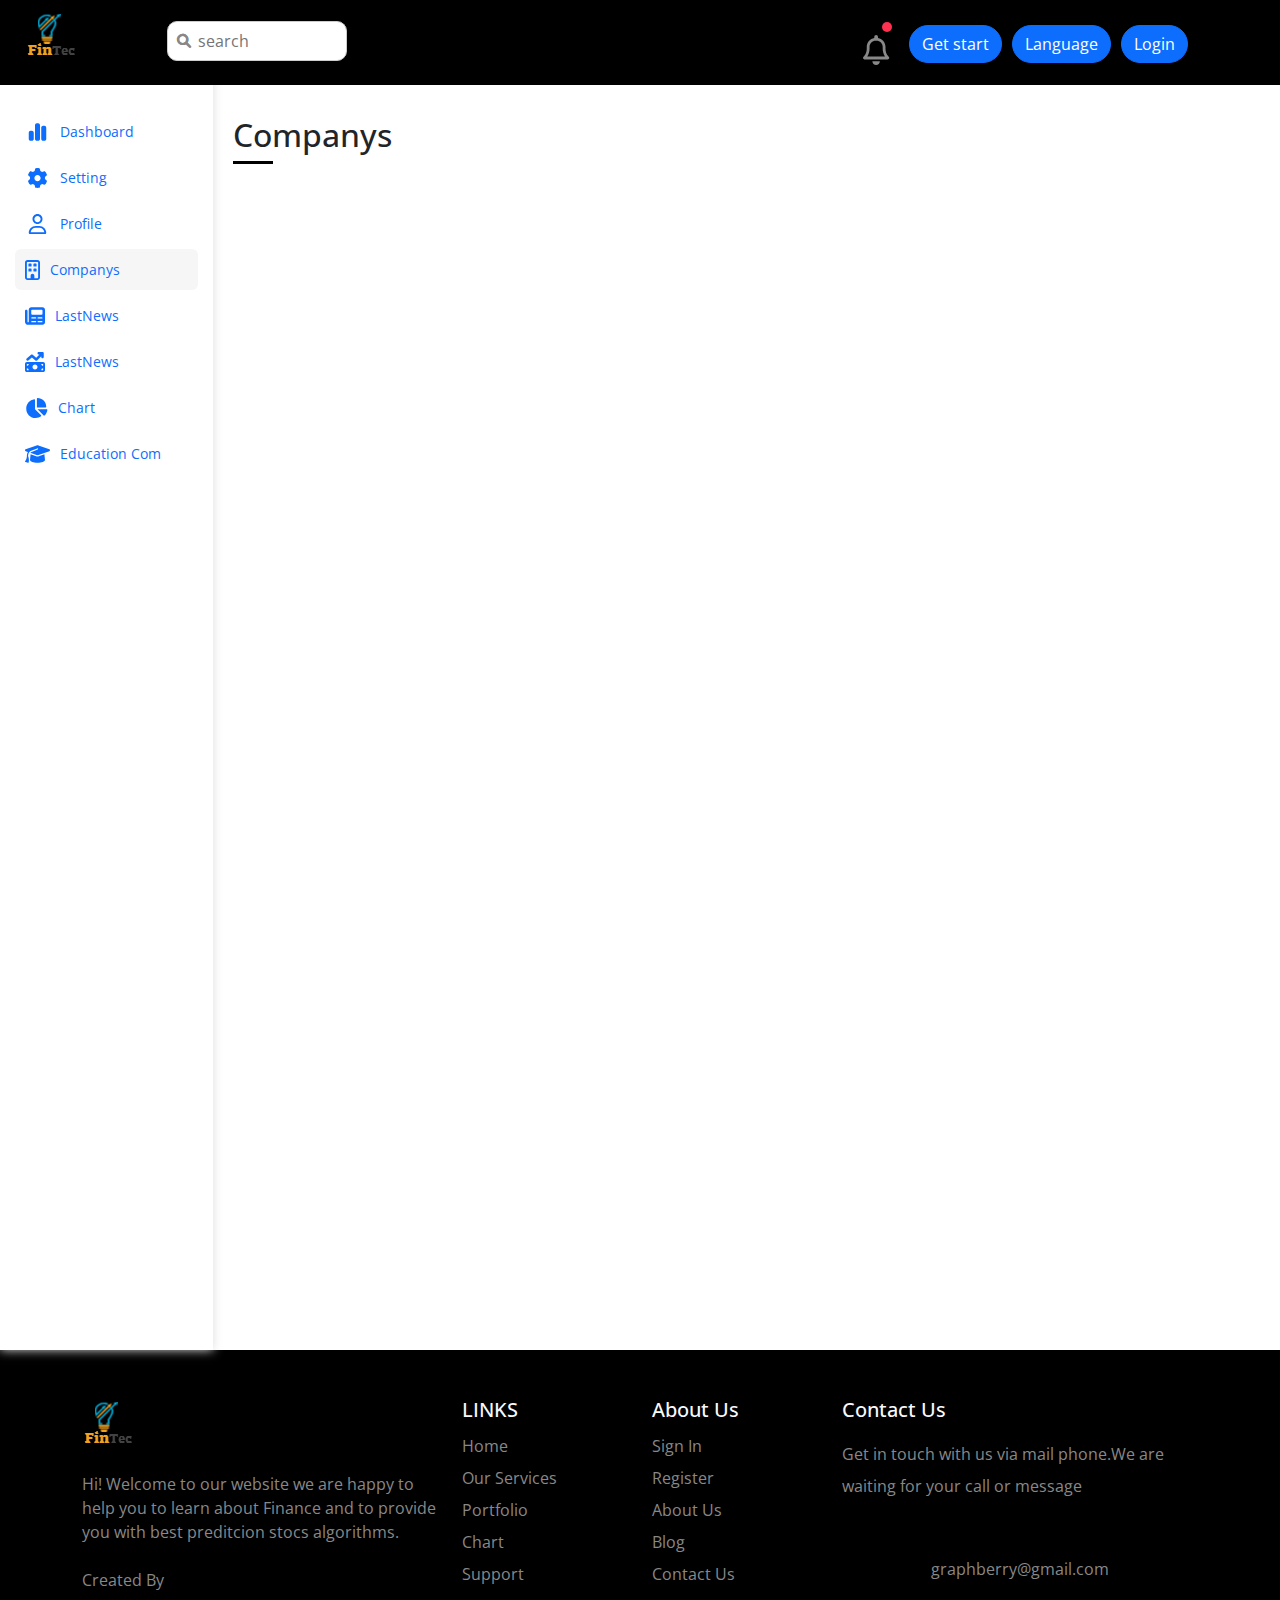
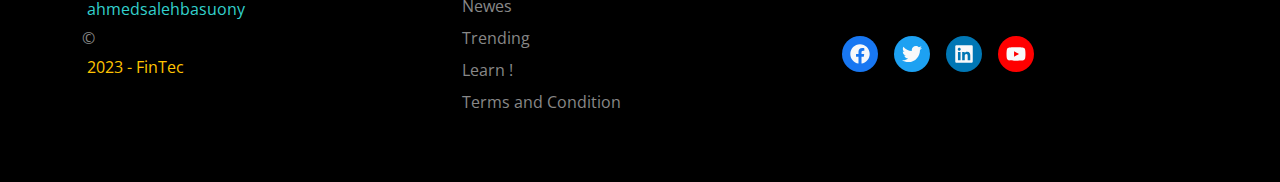
<file: companys.html>
<!DOCTYPE html>
<html lang="en">
<head>
    <meta charset="UTF-8">
    <meta http-equiv="X-UA-Compatible" content="IE=edge">
    <meta name="viewport" content="width=device-width, initial-scale=1.0">
    <title> Companys </title>

    <!--  boostrap link  -->
    <link rel="stylesheet" href="./css/bootstrap.min.css">

    <!--  boostrap  icons -->
    <link rel="stylesheet" href="https://cdn.jsdelivr.net/npm/bootstrap-icons@1.3.0/font/bootstrap-icons.css" />
    <!-- css link  framework -->
    <link rel="stylesheet" href="./css/framework.css">
    <!--  css link  master -->
    <link rel="stylesheet" href="./css/master.css">
    <!--  normalize link -->
    <link rel="stylesheet" href="./css/normalise.css">
    <!--  all link   -->
    <link rel="stylesheet" href="./css/all.min.css">
    <!--  font link  -->
    <link rel="preconnect" href="https://fonts.googleapis.com" />
    <link rel="preconnect" href="https://fonts.gstatic.com" crossorigin />
    <link href="https://fonts.googleapis.com/css2?family=Open+Sans:wght@300;500&#038;display=swap" rel="stylesheet" />

</head>
<body>
    <div class="page d-flex">
        <div class="sidebar   p-15  p-relative  ">
            <!--<h3  class="p-relative   text-center mt-0 pt-15" > 
                <img src="./logo/logo/logo.png" class="one"   alt="">
                <img src="../FRONT-END/imgs/logo (1)/logo/logo.png" class="two"  alt="">
            </h3>-->
            <br>
            <br>
            <br>
            <br>
            <ul class="  list-none  ">
                <li>
                    <a  class="   d-flex  align-center  fs-20     rad-6  p-10 " href="index.html" >  
                        <i class="fa-solid fa-chart-simple  fa-fw"></i>
                        <span class="hide-mobile" > Dashboard </span>
                    </a>
                </li>
                <li>
                    <a  class=" d-flex  align-center  fs-20    rad-6  p-10 " href="setting.html" >  
                        <i class="fa-solid fa-gear fa-fw "></i>
                        <span class="hide-mobile" > Setting </span>
                    </a>
                </li>
                <li>
                    <a  class="   d-flex  align-center  fs-20     rad-6  p-10 " href="profile.html" >  
                        <i class="fa-regular fa-user  fa-fw"></i>
                        <span class="hide-mobile"> Profile </span>
                    </a>
                </li>
                <li>
                    <a  class="active   d-flex  align-center  fs-20     rad-6  p-10 " href="companys.html" >  
                        <i class="fa-regular fa-building"></i>
                        <span class="hide-mobile" > Companys </span>
                    </a>
                </li>
                <li>
                    <a  class="   d-flex  align-center  fs-20     rad-6  p-10 " href="LastNews.html" >  
                        <i class="fa-solid fa-newspaper"></i>
                        <span class="hide-mobile" > LastNews </span>
                    </a>
                </li>
                <li>
                    <a  class="   d-flex  align-center  fs-20     rad-6  p-10 " href="LastNews.html" >  
                        <i class="fa-solid fa-money-bill-trend-up"></i>
                        <span class="hide-mobile" > LastNews </span>
                    </a>
                </li>
                <li>
                    <a  class=" d-flex  align-center  fs-20    rad-6  p-10 " href="Chart.html" >  
                        <i class="fa-solid fa-chart-pie"></i>
                        <span class="hide-mobile" > Chart </span>
                    </a>
                </li>
                <li>
                    <a  class="   d-flex  align-center  fs-20    rad-6  p-10 " href="Community.html" >  
                        <i class="fa-solid fa-graduation-cap"></i>
                        <span class="hide-mobile" > Education Com </span>
                    </a>
                </li>
            </ul>
        </div> 
        
        <!-- start content  -->
        <div class="content w-full  ">
            <!--   start head  -->

            <div class="head   fixed-top    between-flex   ">
                <nav class="navbar navbar-expand-lg stiky-top   fixed-top   bg-black  w-full  ">
                    <div class="container ">
                        <ul>
                            <li>
                                <div>
                                    <img src="./images/logo (1)/logo/logo.png"  class="bg-black  logo p-relative" alt="">
                                    </div>
                            </li>
                            <li>
                                <div class="search mt-2 p-relative">
                                    <span>  <div class="search  ps-3  pe-3  d-none   d-lg-block">
                                    </div>  </span>
                                    <input  class="p-10" type="search" name="search" id="search"  placeholder="search">
                                </div>
                            </li>
                        </ul>
                            <!--<div class="search  p-relative">
                            <span>  <div class="search  ps-3  pe-3  d-none   d-lg-block">
                                <i class="fa-solid fa-magnifying-glass"></i>
                            </div> <i class="fa-sharp fa-solid fa-magnifying-glass"></i> </span>
                            <input  class="p-10" type="search" name="search" id="search"  placeholder="search">
                        </div>-->
                        <nav class="navbar navbar-light bg-black ">
                            
                            <!--<div class="container-fluid">
                                <form class="d-flex  w-75">
                                    <input class="form-control me-2" type="search" placeholder="Search" aria-label="Search">
                                    <button class="btn btn-outline-success" type="submit">Search</button>
                                </form>
                            </div>-->
                        
                        </nav>
                        <button class="navbar-toggler  bg-eee" type="button" data-bs-toggle="collapse" data-bs-target="#navbarSupportedContent" aria-controls="navbarSupportedContent" aria-expanded="false" aria-label="Toggle navigation">
                            <span class="navbar-toggler-icon ">
                                
                            </span>
                        </button>
                        
                        <div class="collapse navbar-collapse" id="navbarSupportedContent">
                            <ul class="navbar-nav ms-auto mb-2 mb-lg-0">
                                
                                <li>
                                    <div class="icons  fs-20  d-flex  space-between">
                                    
                                        <div class=" p-relative mt-2  align-items-center   notification ">
                                            <i class="fa-regular fa-bell fa-lg c-gray ">   </i>
                                        </div>
                                    </div>
                                </li>
                                <li>
                                    <div class="mr-10 mt-2 " >
                                        <div class="dropdown ">
                                            <button class="btn  btn-primary  rounded-pill" type="button" id="dropdownMenuButton2" data-bs-toggle="dropdown" aria-expanded="false">
                                            Get start
                                            </button>
                                            <ul class="dropdown-menu dropdown-menu-dark" aria-labelledby="dropdownMenuButton2">
                                                <li > <a class="dropdown-item between-flex active  fs-20" href="sign_up.html"> <i class="fa-regular fa-user"></i> <span> Sign up </span> </a> </li>
                                                <li><a class="dropdown-item  d-flex  space-around  fs-20 " href="#"> 
                                                    <span> MODE </span>
                                                    <i class=" fs-20   bi bi-brightness-high-fill between-flex align-center  " id="toggleDark">   </i> 
                                                    </a>
                                                </li>
                                                <li > <a class="dropdown-item between-flex active  fs-20" href="sign_in.html"> </a> </li>
                                                </ul>
                                        </div>
                                    </div>
                                </li>
                                <li>
                                    <div class="mr-10 mt-2 " >
                                        <div class="dropdown ">
                                            <button class="btn  btn-primary  rounded-pill" type="button" id="dropdownMenuButton2" data-bs-toggle="dropdown" aria-expanded="false">
                                            Language
                                            </button>
                                            <ul class="dropdown-menu dropdown-menu-dark" aria-labelledby="dropdownMenuButton2">
                                                <li > <a class="dropdown-item between-flex active  fs-20" href="#">  <span> English  </span> </a> </li>
                                                <li > <a class="dropdown-item between-flex   fs-20" href="#">  <span> Arbic  </span> </a> </li>
                                            </ul>
                                        </div>
                                    </div>
                                </li>
                                <li>
                                    <a href="./sign_in.html" class="btn mr-10 mt-2 btn  btn-primary  rounded-pill"> Login </a>

                                </li>
                            </ul>
                            <span></span>
                        </span></div>
                    </div>
                </nav>
                <!--<div class="search  p-relative">
                    <span> <i class="fa-sharp fa-solid fa-magnifying-glass"></i> </span>
                    <input  class="p-10" type="search" name="search" id="search"  placeholder="search">
                </div>-->
                
            </div>
            <!--  end head -->

            <br>
            <br>
            <br>
            <br>

            <h1 class="p-relative"> Companys </h1>


        </div>
    </div>
    
            <!--  start footer -->
    <div class="footer  pt-5  pb-5  text-center   bg-black  text-md-start">
        <div class="container">
            <div class="row">
                <div class="col-md-6 col-lg-4">
                    <div class="info mb-5">
                        <img src="./images/logo (1)/logo/logo.png" class="mb-4" alt="">
                        <p class="mb-4 c-gray">
                            Hi! Welcome to our website we are happy to help you to learn about 
                            Finance and to provide you with best preditcion stocs algorithms.
                        </p>
                        <div class="copyright c-gray">
                            Created By <span class=>  ahmedsalehbasuony </span>
                            <div> &copy; <span> 2023 -  FinTec   </span> </div>
                        </div>
                    </div>
                </div>
                <div class="col-md-6 col-lg-2">
                    <div class="liks">
                        <h5 class="text-light">  LINKS </h5>
                        <ul class="list-unstyled lh-lg c-gray">
                            <li> <a  href="index.html" class="c-gray"> Home </a>   </li>
                            <li> <a href="companys.html" class="c-gray"> Our Services </a>  </li>
                            <li> <a href="profile.html"  class="c-gray">   Portfolio </a></li>
                            <li><a href="Chart.html"  class="c-gray"> Chart </a></li>
                            <li > <a href="setting.html"  class="c-gray"> Support </a></li>
                            <li > <a href="LastNews.html"  class="c-gray"> Newes </a></li>
                            <li > <a href="Trending.html"  class="c-gray"> Trending </a></li>
                            <li > <a href="Community.html"  class="c-gray"> Learn ! </a></li>
                            <li>Terms and Condition</li>
                        </ul>
                    </div>
                </div>

                <div class="col-md-6 col-lg-2">
                    <div class="links">
                        <h5 class="text-light"> About Us </h5>
                        <ul class="list-unstyled  lh-lg c-gray">
                            <li>  <a href="sign_in.html" class="c-gray">  Sign In  </a></li>
                            <li> <a href="sign_up.html" class="c-gray"> Register</a></li>
                            <li>  <a href="abouus.html" class="c-gray"> About Us </a></li>
                            <li>Blog</li>
                            <li>Contact Us</li>
                        </ul>
                        </ul>
                    </div>
                </div>
                <div class="col-md-6 col-lg-4">
                    <div class="contact">
                        <h5 class="text-light"> Contact Us </h5>
                        <p class="lh-lg mt-3 mb-5  c-gray"> Get in touch with us via mail phone.We are waiting for your call or message </p>
                    
                        <a href="#" class="btn rounded-pill main-btn   c-gray  w-100"> graphberry@gmail.com </a>
                        <ul class="d-flex  mt-5  list-unstyled  gap-3">
                                <li>
                                    <a class="d-block text-light" href="#"
                                    ><i class="fa-brands fa-facebook fa-lg facebook rounded-circle p-2"></i
                                    ></a>
                                </li>
                                <li>
                                    <a class="d-block text-light" href="#"
                                    ><i class="fa-brands fa-twitter fa-lg twitter rounded-circle p-2"></i
                                    ></a>
                                </li>
                                <li>
                                    <a class="d-block text-light" href="#"
                                    ><i class="fa-brands fa-linkedin fa-lg linkedin rounded-circle p-2"></i
                                    ></a>
                                </li>
                                <li>
                                    <a class="d-block text-light" href="#"
                                    ><i class="fa-brands fa-youtube fa-lg youtube rounded-circle p-2"></i
                                    ></a>
                                </li>
                        </ul>
                    </div>

                </div>


            </div>
        </div>
    </div>
    <!--  end footer -->
            <!-- link to java-script file  -->

    <script src="./Java-script/Translation.js"></script>
    <script src="./Java-script/main.js"></script>
    <script src="./js/all.min.js"></script>
    <script src="./js/bootstrap.bundle.min.js"></script>

    
</body>
</html>
</file>
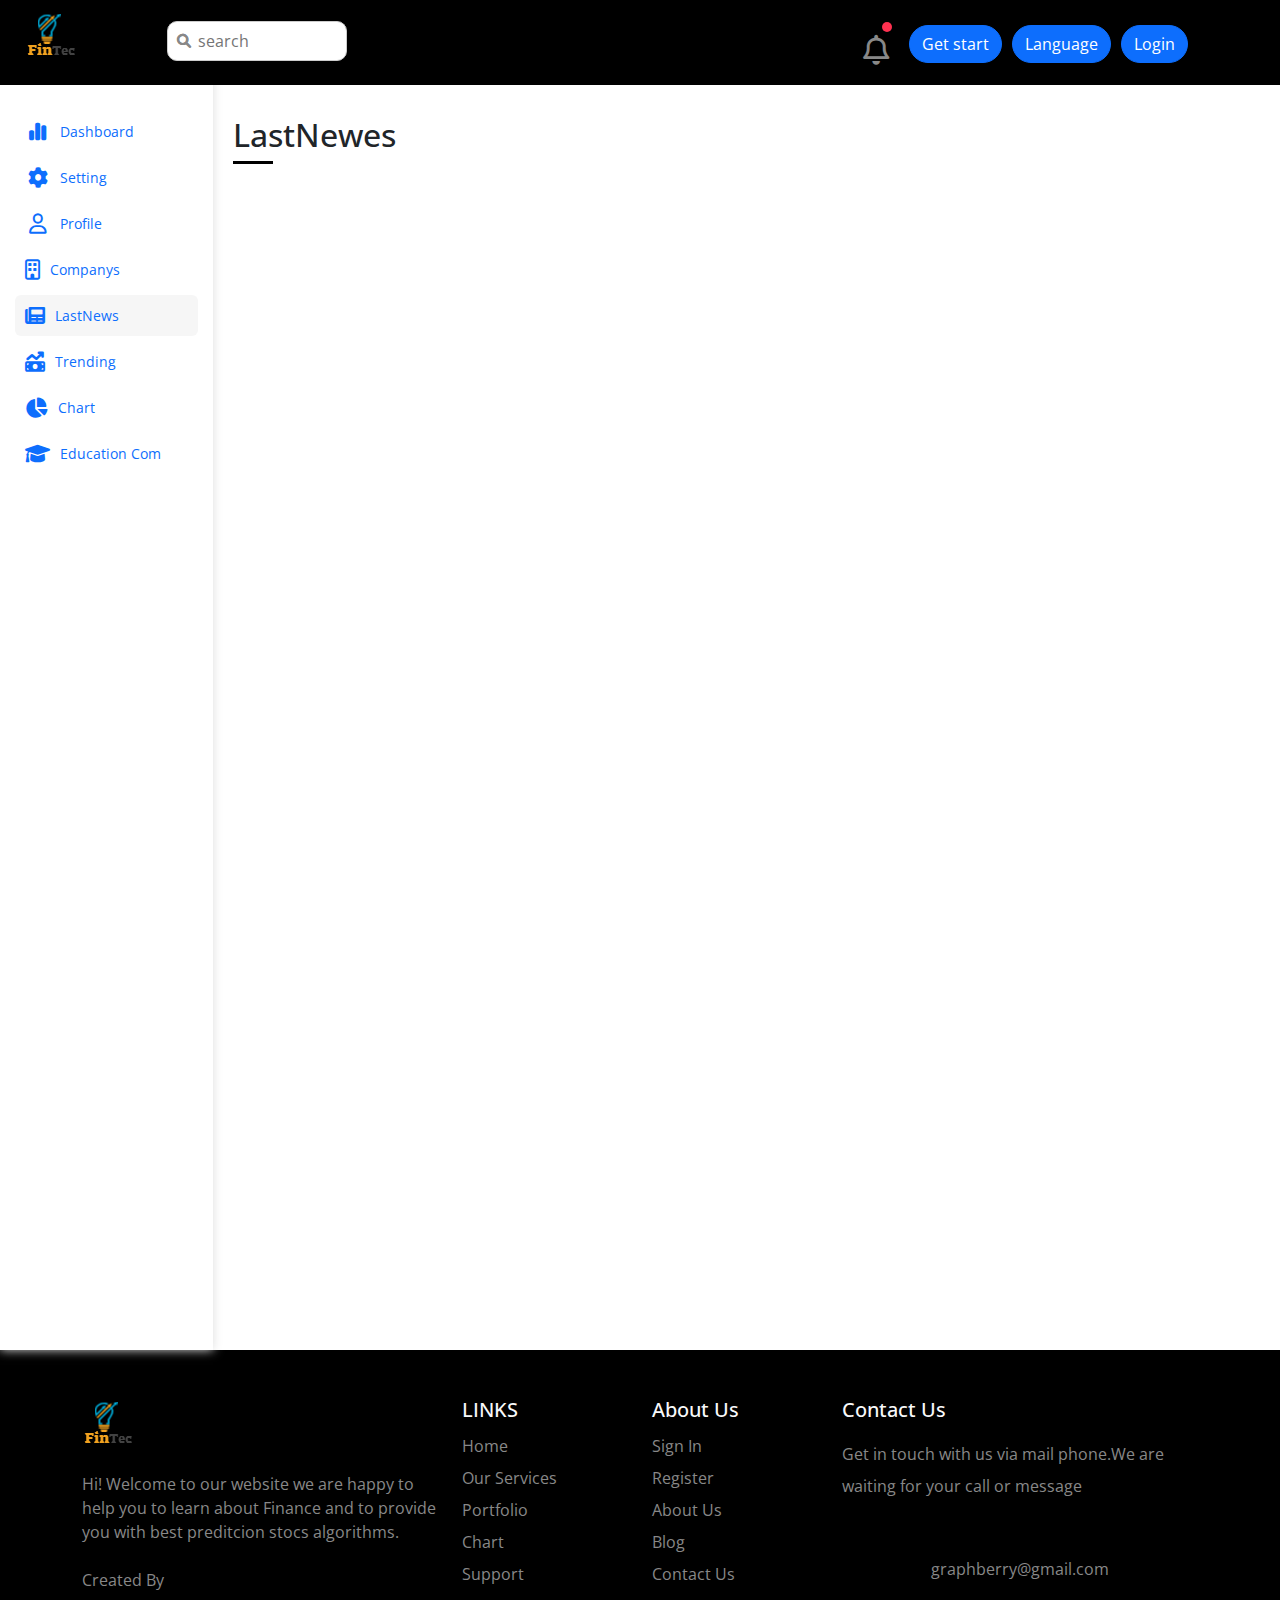
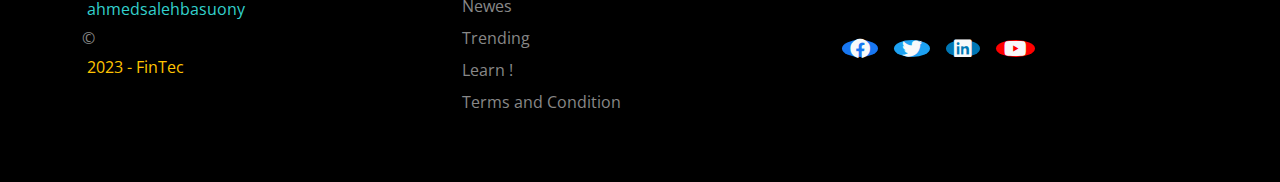
<file: LastNews.html>
<!DOCTYPE html>
<html lang="en">
<head>
    <meta charset="UTF-8">
    <meta http-equiv="X-UA-Compatible" content="IE=edge">
    <meta name="viewport" content="width=device-width, initial-scale=1.0">
    <title>LastNewes</title>
    
    <!--  boostrap link  -->
    <link rel="stylesheet" href="./css/bootstrap.min.css">

    <!--  boostrap  icons -->
    <link rel="stylesheet" href="https://cdn.jsdelivr.net/npm/bootstrap-icons@1.3.0/font/bootstrap-icons.css" />
    <!-- css link  framework -->
    <link rel="stylesheet" href="./css/framework.css">
    <!--  css link  master -->
    <link rel="stylesheet" href="./css/master.css">
    <!--  normalize link -->
    <link rel="stylesheet" href="./css/normalise.css">
    <!--  all link   -->
    <link rel="stylesheet" href="./css/all.min.css">
    <!--  font link  -->
    <link rel="preconnect" href="https://fonts.googleapis.com" />
    <link rel="preconnect" href="https://fonts.gstatic.com" crossorigin />
    <link href="https://fonts.googleapis.com/css2?family=Open+Sans:wght@300;500&#038;display=swap" rel="stylesheet" />

</head>
<body>
    <div class="page d-flex">

        <div class="sidebar   p-15  p-relative ">
            <!--<h3  class="p-relative   text-center mt-0 pt-15" > 
                <img src="./logo/logo/logo.png" class="one"   alt="">
                <img src="../FRONT-END/imgs/logo (1)/logo/logo.png" class="two"  alt="">
            </h3>-->
            <br>
            <br>
            <br>
            <br>
            <ul class="  list-none  ">
                <li>
                    <a  class="   d-flex  align-center  fs-20     rad-6  p-10 " href="index.html" >  
                        <i class="fa-solid fa-chart-simple  fa-fw"></i>
                        <span class="hide-mobile" > Dashboard </span>
                    </a>
                </li>
                <li>
                    <a  class=" d-flex  align-center  fs-20    rad-6  p-10 " href="setting.html" >  
                        <i class="fa-solid fa-gear fa-fw "></i>
                        <span class="hide-mobile" > Setting </span>
                    </a>
                </li>
                <li>
                    <a  class="   d-flex  align-center  fs-20     rad-6  p-10 " href="profile.html" >  
                        <i class="fa-regular fa-user  fa-fw"></i>
                        <span class="hide-mobile"> Profile </span>
                    </a>
                </li>
                <li>
                    <a  class="   d-flex  align-center  fs-20     rad-6  p-10 " href="companys.html" >  
                        <i class="fa-regular fa-building"></i>
                        <span class="hide-mobile" > Companys </span>
                    </a>
                </li>
                <li>
                    <a  class="active   d-flex  align-center  fs-20     rad-6  p-10 " href="LastNews.html" >  
                        <i class="fa-solid fa-newspaper"></i>
                        <span class="hide-mobile" > LastNews </span>
                    </a>
                </li>
                <li>
                    <a  class="   d-flex  align-center  fs-20     rad-6  p-10 " href="Trending.html" >  
                        <i class="fa-solid fa-money-bill-trend-up"></i>
                        <span class="hide-mobile" > Trending </span>
                    </a>
                </li>
                <li>
                    <a  class=" d-flex  align-center  fs-20    rad-6  p-10 " href="Chart.html" >  
                        <i class="fa-solid fa-chart-pie"></i>
                        <span class="hide-mobile" > Chart </span>
                    </a>
                </li>
                <li>
                    <a  class="   d-flex  align-center  fs-20    rad-6  p-10 " href="Community.html" >  
                        <i class="fa-solid fa-graduation-cap"></i>
                        <span class="hide-mobile" > Education Com </span>
                    </a>
                </li>



                
            </ul>
        </div> 
    
        <!-- start content  -->
        <div class="content w-full  ">
            <!--   start head  -->

            <div class="head   fixed-top    between-flex   ">
                <nav class="navbar navbar-expand-lg stiky-top   fixed-top   bg-black  w-full  ">
                    <div class="container ">
                        <ul>
                            <li>
                                <div>
                                    <img src="./images/logo (1)/logo/logo.png"  class="bg-black  logo p-relative" alt="">
                                    </div>
                            </li>
                            <li>
                                <div class="search mt-2 p-relative">
                                    <span>  <div class="search  ps-3  pe-3  d-none   d-lg-block">
                                    </div>  </span>
                                    <input  class="p-10" type="search" name="search" id="search"  placeholder="search">
                                </div>
                            </li>
                        </ul>
                            <!--<div class="search  p-relative">
                            <span>  <div class="search  ps-3  pe-3  d-none   d-lg-block">
                                <i class="fa-solid fa-magnifying-glass"></i>
                            </div> <i class="fa-sharp fa-solid fa-magnifying-glass"></i> </span>
                            <input  class="p-10" type="search" name="search" id="search"  placeholder="search">
                        </div>-->
                        <nav class="navbar navbar-light bg-black ">
                            
                            <!--<div class="container-fluid">
                                <form class="d-flex  w-75">
                                    <input class="form-control me-2" type="search" placeholder="Search" aria-label="Search">
                                    <button class="btn btn-outline-success" type="submit">Search</button>
                                </form>
                            </div>-->
                        
                        </nav>
                        <button class="navbar-toggler  bg-eee" type="button" data-bs-toggle="collapse" data-bs-target="#navbarSupportedContent" aria-controls="navbarSupportedContent" aria-expanded="false" aria-label="Toggle navigation">
                            <span class="navbar-toggler-icon ">
                                
                            </span>
                        </button>
                        
                        <div class="collapse navbar-collapse" id="navbarSupportedContent">
                            <ul class="navbar-nav ms-auto mb-2 mb-lg-0">
                                
                                <li>
                                    <div class="icons  fs-20  d-flex  space-between">
                                    
                                        <div class=" p-relative mt-2  align-items-center   notification ">
                                            <i class="fa-regular fa-bell fa-lg c-gray ">   </i>
                                        </div>
                                    </div>
                                </li>
                                <li>
                                    <div class="mr-10 mt-2 " >
                                        <div class="dropdown ">
                                            <button class="btn  btn-primary  rounded-pill" type="button" id="dropdownMenuButton2" data-bs-toggle="dropdown" aria-expanded="false">
                                            Get start
                                            </button>
                                            <ul class="dropdown-menu dropdown-menu-dark" aria-labelledby="dropdownMenuButton2">
                                                <li > <a class="dropdown-item between-flex active  fs-20" href="sign_up.html"> <i class="fa-regular fa-user"></i> <span> Sign up </span> </a> </li>
                                                <li><a class="dropdown-item  d-flex  space-around  fs-20 " href="#"> 
                                                    <span> MODE </span>
                                                    <i class=" fs-20   bi bi-brightness-high-fill between-flex align-center  " id="toggleDark">   </i> 
                                                    </a>
                                                </li>
                                                <li > <a class="dropdown-item between-flex active  fs-20" href="sign_in.html"> </a> </li>
                                                </ul>
                                        </div>
                                    </div>
                                </li>
                                <li>
                                    <div class="mr-10 mt-2 " >
                                        <div class="dropdown ">
                                            <button class="btn  btn-primary  rounded-pill" type="button" id="dropdownMenuButton2" data-bs-toggle="dropdown" aria-expanded="false">
                                            Language
                                            </button>
                                            <ul class="dropdown-menu dropdown-menu-dark" aria-labelledby="dropdownMenuButton2">
                                                <li > <a class="dropdown-item between-flex active  fs-20" href="#">  <span> English  </span> </a> </li>
                                                <li > <a class="dropdown-item between-flex   fs-20" href="#">  <span> Arbic  </span> </a> </li>
                                            </ul>
                                        </div>
                                    </div>
                                </li>
                                <li>
                                    <a href="./sign_in.html" class="btn mr-10 mt-2 btn  btn-primary  rounded-pill"> Login </a>

                                </li>
                            </ul>
                            <span></span>
                        </span></div>
                    </div>
                </nav>
                <!--<div class="search  p-relative">
                    <span> <i class="fa-sharp fa-solid fa-magnifying-glass"></i> </span>
                    <input  class="p-10" type="search" name="search" id="search"  placeholder="search">
                </div>-->
                    
                </div>
            <!--  end head -->

            <br>
            <br>
            <br>
            <br>

                <h1 class="p-relative"> LastNewes </h1>
        </div>
    </div>

     <!--  start footer -->
     <div class="footer  pt-5  pb-5  text-center   bg-black  text-md-start">
        <div class="container">
            <div class="row">
                <div class="col-md-6 col-lg-4">
                    <div class="info mb-5">
                        <img src="./images/logo (1)/logo/logo.png" class="mb-4" alt="">
                        <p class="mb-4 c-gray">
                            Hi! Welcome to our website we are happy to help you to learn about 
                            Finance and to provide you with best preditcion stocs algorithms.
                        </p>
                        <div class="copyright c-gray">
                            Created By <span class=>  ahmedsalehbasuony </span>
                            <div> &copy; <span> 2023 -  FinTec   </span> </div>
                        </div>
                    </div>
                </div>
                <div class="col-md-6 col-lg-2">
                    <div class="liks">
                        <h5 class="text-light">  LINKS </h5>
                        <ul class="list-unstyled lh-lg c-gray">
                            <li> <a  href="index.html" class="c-gray"> Home </a>   </li>
                            <li> <a href="companys.html" class="c-gray"> Our Services </a>  </li>
                            <li> <a href="profile.html"  class="c-gray">   Portfolio </a></li>
                            <li><a href="Chart.html"  class="c-gray"> Chart </a></li>
                            <li > <a href="setting.html"  class="c-gray"> Support </a></li>
                            <li > <a href="LastNews.html"  class="c-gray"> Newes </a></li>
                            <li > <a href="Trending.html"  class="c-gray"> Trending </a></li>
                            <li > <a href="Community.html"  class="c-gray"> Learn ! </a></li>
                            <li>Terms and Condition</li>
                        </ul>
                    </div>
                </div>

                <div class="col-md-6 col-lg-2">
                    <div class="links">
                        <h5 class="text-light"> About Us </h5>
                        <ul class="list-unstyled  lh-lg c-gray">
                            <li>  <a href="sign_in.html" class="c-gray">  Sign In  </a></li>
                            <li> <a href="sign_up.html" class="c-gray"> Register</a></li>
                            <li>  <a href="abouus.html" class="c-gray"> About Us </a></li>
                            <li>Blog</li>
                            <li>Contact Us</li>
                        </ul>
                        </ul>
                    </div>
                </div>
                <div class="col-md-6 col-lg-4">
                    <div class="contact">
                        <h5 class="text-light"> Contact Us </h5>
                        <p class="lh-lg mt-3 mb-5  c-gray"> Get in touch with us via mail phone.We are waiting for your call or message </p>
                    
                        <a href="#" class="btn rounded-pill main-btn   c-gray  w-100"> graphberry@gmail.com </a>
                        <ul class="d-flex  mt-5  list-unstyled  gap-3">
                                <li>
                                    <a class="d-block text-light" href="#"
                                    ><i class="fa-brands fa-facebook fa-lg facebook rounded-circle p-2"></i
                                    ></a>
                                </li>
                                <li>
                                    <a class="d-block text-light" href="#"
                                    ><i class="fa-brands fa-twitter fa-lg twitter rounded-circle p-2"></i
                                    ></a>
                                </li>
                                <li>
                                    <a class="d-block text-light" href="#"
                                    ><i class="fa-brands fa-linkedin fa-lg linkedin rounded-circle p-2"></i
                                    ></a>
                                </li>
                                <li>
                                    <a class="d-block text-light" href="#"
                                    ><i class="fa-brands fa-youtube fa-lg youtube rounded-circle p-2"></i
                                    ></a>
                                </li>
                        </ul>
                    </div>

                </div>


            </div>
        </div>
    </div>
    <!--  end footer -->
    
</body>
</html>
</file>
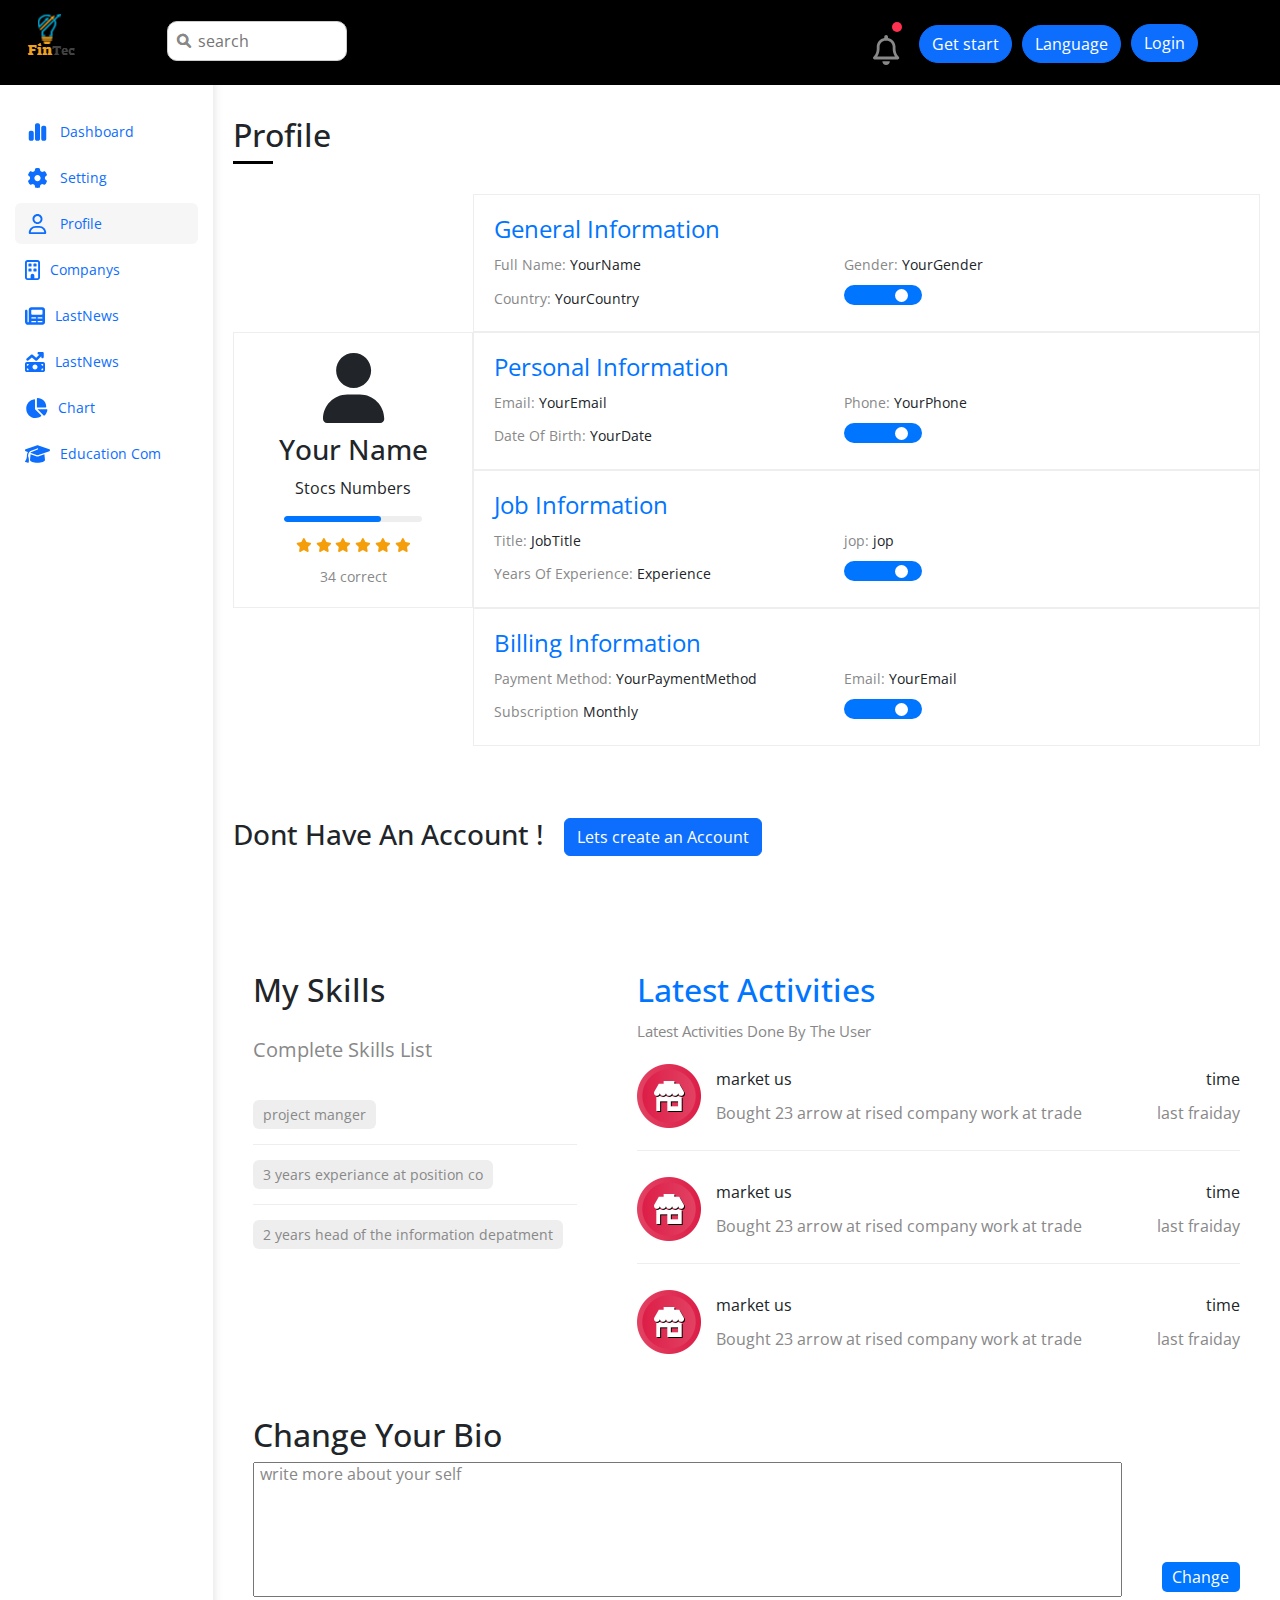
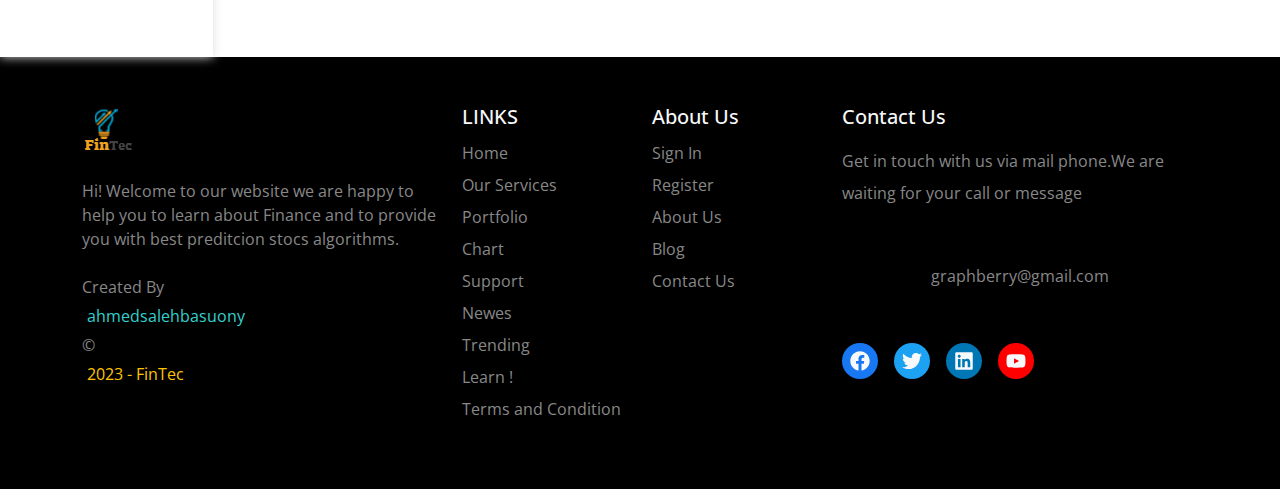
<file: profile.html>
<!DOCTYPE html>
<html lang="en">
<head>
    <meta charset="UTF-8">
    <meta http-equiv="X-UA-Compatible" content="IE=edge">
    <meta name="viewport" content="width=device-width, initial-scale=1.0">
    <title>  Dashboard  </title>

    <!--  boostrap link  -->
    <link rel="stylesheet" href="./css/bootstrap.min.css">

    <!--  boostrap  icons -->
    <link rel="stylesheet" href="https://cdn.jsdelivr.net/npm/bootstrap-icons@1.3.0/font/bootstrap-icons.css" />
    <!-- css link  framework -->
    
    
    <!--  all link   -->
    <link rel="stylesheet" href="./css/all.min.css">
    <!-- css link  framework -->
    <link rel="stylesheet" href="./css/framework.css">
    <!--  css link  master -->
    <link rel="stylesheet" href="./css/master.css">
    <!--  normalize link -->
    <link rel="stylesheet" href="./css/normalise.css">
    <!--  font link  -->
    <link rel="preconnect" href="https://fonts.googleapis.com" />
    <link rel="preconnect" href="https://fonts.gstatic.com" crossorigin />
    <link href="https://fonts.googleapis.com/css2?family=Open+Sans:wght@300;500&#038;display=swap" rel="stylesheet" />
</head>
<body>
    <div class="page d-flex">
        <div class="sidebar   p-15  p-relative ">
            <!--<h3  class="p-relative   text-center mt-0 pt-15" > 
                <img src="./logo/logo/logo.png" class="one"   alt="">
                <img src="../FRONT-END/imgs/logo (1)/logo/logo.png" class="two"  alt="">
            </h3>-->
            <br>
            <br>
            <br>
            <br>
            <ul class="  list-none  ">
                <li>
                    <a  class="   d-flex  align-center  fs-20     rad-6  p-10 " href="index.html" >  
                        <i class="fa-solid fa-chart-simple  fa-fw"></i>
                        <span class="hide-mobile" > Dashboard </span>
                    </a>
                </li>
                <li>
                    <a  class=" d-flex  align-center  fs-20     rad-6  p-10 " href="setting.html" >  
                        <i class="fa-solid fa-gear fa-fw "></i>
                        <span class="hide-mobile" > Setting </span>
                    </a>
                </li>
                <li>
                    <a  class="active   d-flex  align-center  fs-20    rad-6  p-10 " href="profile.html" >  
                        <i class="fa-regular fa-user  fa-fw"></i>
                        <span class="hide-mobile"> Profile </span>
                    </a>
                </li>
                <li>
                    <a  class="  d-flex  align-center  fs-20     rad-6  p-10 " href="companys.html" >  
                        <i class="fa-regular fa-building"></i>
                        <span class="hide-mobile" > Companys </span>
                    </a>
                </li>
                <li>
                    <a  class="   d-flex  align-center  fs-20     rad-6  p-10 " href="LastNews.html" >  
                        <i class="fa-solid fa-newspaper"></i>
                        <span class="hide-mobile" > LastNews </span>
                    </a>
                </li>
                <li>
                    <a  class="   d-flex  align-center  fs-20     rad-6  p-10 " href="LastNews.html" >  
                        <i class="fa-solid fa-money-bill-trend-up"></i>
                        <span class="hide-mobile" > LastNews </span>
                    </a>
                </li>
                <li>
                    <a  class="   d-flex  align-center  fs-20    rad-6  p-10 " href="Chart.html" >  
                        <i class="fa-solid fa-chart-pie"></i>
                        <span class="hide-mobile" > Chart </span>
                    </a>
                </li>
                 <li>
                    <a  class="   d-flex  align-center  fs-20    rad-6  p-10 " href="Community.html" >  
                        <i class="fa-solid fa-graduation-cap"></i>
                        <span class="hide-mobile" > Education Com </span>
                    </a>
                </li>

            </ul>
        </div>
        <!-- start content  -->
        <div class="content w-full  ">
            <!--   start head  -->

            <div class="head   fixed-top    between-flex   ">
        
                <nav class="navbar navbar-expand-lg stiky-top   fixed-top   bg-black  w-full  ">
                    <div class="container ">
                        <ul>
                            <li>
                                <div>
                                    <img src="./images/logo (1)/logo/logo.png"  class="bg-black  logo p-relative" alt="">
                                    </div>
                            </li>
                            <li>
                                <div class="search mt-2 p-relative">
                                    <span>  <div class="search  ps-3  pe-3  d-none   d-lg-block">
                                    </div>  </span>
                                    <input  class="p-10" type="search" name="search" id="search"  placeholder="search">
                                </div>
                            </li>
                        </ul>
                        <button class="navbar-toggler  bg-eee" type="button" data-bs-toggle="collapse" data-bs-target="#navbarSupportedContent" aria-controls="navbarSupportedContent" aria-expanded="false" aria-label="Toggle navigation">
                            <span class="navbar-toggler-icon ">
                                
                            </span>
                        </button>
                        <div class="collapse navbar-collapse" id="navbarSupportedContent">
                            <ul class="navbar-nav ms-auto mb-2 mb-lg-0">
                                <li>
                                    <div class="icons  fs-20  d-flex  space-between">
                                    
                                        <div class=" p-relative mt-2  align-items-center   notification ">
                                            <i class="fa-regular fa-bell fa-lg c-gray ">   </i>
                                        </div>
                                    </div>
                                </li>
                                <li>
                                    <div class="mr-10 mt-2 " >
                                        <div class="dropdown ">
                                            <button class="btn  btn-primary  rounded-pill" type="button" id="dropdownMenuButton2" data-bs-toggle="dropdown" aria-expanded="false">
                                            Get start
                                            </button>
                                            <ul class="dropdown-menu dropdown-menu-dark" aria-labelledby="dropdownMenuButton2">
                                                <li > <a class="dropdown-item between-flex active  fs-20" href="sign_up.html"> <i class="fa-regular fa-user"></i> <span> Sign up </span> </a> </li>
                                                <li><a class="dropdown-item  d-flex  space-around  fs-20 " href="#"> 
                                                    <span> MODE </span>
                                                    <i class=" fs-20   bi bi-brightness-high-fill between-flex align-center  " id="toggleDark">   </i> 
                                                    </a>
                                                </li>
                                                <li > <a class="dropdown-item between-flex active  fs-20" href="sign_in.html"> </a> </li>
                                                </ul>
                                        </div>
                                    </div>
                                </li>
                                <li>
                                    <div class="mr-10 mt-2 " >
                                        <div class="dropdown ">
                                            <button class="btn  btn-primary  rounded-pill" type="button" id="dropdownMenuButton2" data-bs-toggle="dropdown" aria-expanded="false">
                                            Language
                                            </button>
                                            <ul class="dropdown-menu dropdown-menu-dark" aria-labelledby="dropdownMenuButton2">
                                                <li > <a class="dropdown-item between-flex active  fs-20" href="#">  <span> English  </span> </a> </li>
                                                <li > <a class="dropdown-item between-flex   fs-20" href="#">  <span> Arbic  </span> </a> </li>
                                            
                                            </ul>
                                        </div>
                                    </div>
                                </li>
                            </ul>
                            <span></span><a href="./sign_in.html" class="btn  btn  btn-primary  rounded-pill    rounded-pill"> Login </a>
                        </span></div>
                    </div>
                </nav>
                <!--<div class="search  p-relative">
                    <span> <i class="fa-sharp fa-solid fa-magnifying-glass"></i> </span>
                    <input  class="p-10" type="search" name="search" id="search"  placeholder="search">
                </div>-->
            </div>
        <!--  end head -->
        <br>
        <br>
        <br>
        <br>
                        <h1 class="p-relative "> Profile </h1>
                        <div class="profile-page  m-20">
                            <!--   start overview -->
                            <div class="overview     rad-10   d-flex   align-center ">
                                <div class="img-box  text-center  p-20">
                                    <span class=" "> <i class="fa-solid fa-user  rad-half  mb-10  fs-20  fs-70"></i> </span>
                                        <!--<img src="" alt="" class=" rad-half  mb-10"> -->
                                        <h3 class="m-0 "> Your Name  </h3>
                                        <p class="  mt-10"> Stocs Numbers </p>
                                        <div class="level   rad-6    bg-eee  p-relative">
                                            <span style="width:70%"> </span>
                                        </div>
                                        <div class="rating mt-10   mb-10">
                                            <i class="fa-solid   fa-star   c-orange   fs-14"></i>
                                            <i class="fa-solid   fa-star   c-orange   fs-14"></i>
                                            <i class="fa-solid   fa-star   c-orange   fs-14"></i>
                                            <i class="fa-solid   fa-star   c-orange   fs-14"></i>
                                            <i class="fa-solid   fa-star   c-orange   fs-14"></i>
                                            <i class="fa-solid   fa-star   c-orange   fs-14"></i>
                                        </div>
                                        <p class="c-gray   m-0   fs-14">   34 correct    </p>
                                </div>
                                <div class="info-box  w-full">
                                    <!--    start  information rows    1 -->
                                    <div class="box  p-20   d-flex  align-center">
                                        <h4 class="w-full   c-blue   fa-14   m-0">  General Information </h4>
                                        <div class=" fs-14    ">
                                            <span  class="c-gray">  Full Name: </span>
                                            <span>   YourName  </span>
                                        </div>
                                        <div class=" fs-14    ">
                                            <span class="c-gray" >  Gender: </span>
                                            <span>   YourGender  </span>
                                        </div>
                                        <div class=" fs-14    ">
                                            <span class="c-gray">  Country: </span>
                                            <span>   YourCountry  </span>
                                        </div>
                                        <div class="label">
                                            <label >
                                                <input type="checkbox" class="togell-checkbox" checked  >
                                                <div class="togell-switch">
                                                    <span class="one"></span>
                                                </div>
                                            </label>
                                        </div>
                                    </div>
                                    <!--    end information   rows    1 -->
                                    <!--    start  information rows    2 -->
                                    <div class="box  p-20   d-flex  align-center  w-full">
                                        <h4 class="w-full   c-blue   fa-14   m-0"> Personal Information </h4>
                                        <div class=" fs-14    ">
                                            <span  class="c-gray">  Email:  </span>
                                            <span>  YourEmail  </span>
                                        </div>
            
                                        <div class=" fs-14    ">
                                            <span class="c-gray" >  Phone:  </span>
                                            <span>    YourPhone  </span>
                                        </div>
            
                                        <div class=" fs-14    ">
                                            <span class="c-gray">  Date Of Birth:  </span>
                                            <span>     YourDate  </span>
                                        </div>
                                        <div class="label">
                                            <label >
                                                <input type="checkbox" class="togell-checkbox" checked  >
                                                <div class="togell-switch">
                                                    <span class="one"></span>
                                                </div>
                                            </label>
                                        </div>
                                    </div>
                                    <!--    end information   rows    2 -->
            
            
                                    <!--    start  information rows   3-->
                                    <div class="box  p-20   d-flex  align-center">
                                        <h4 class="w-full   c-blue   fa-14   m-0">  Job Information </h4>
                                        <div class=" fs-14    ">
                                            <span  class="c-gray">  Title: </span>
                                            <span>   JobTitle  </span>
                                        </div>
            
                                        <div class=" fs-14    ">
                                            <span class="c-gray" >  jop:  </span>
                                            <span>  jop   </span>
                                        </div>
            
                                        <div class=" fs-14    ">
                                            <span class="c-gray">  Years Of Experience: </span>
                                            <span>   Experience  </span>
                                        </div>
                                        <div class="label">
                                            <label >
                                                <input type="checkbox" class="togell-checkbox" checked  >
                                                <div class="togell-switch">
                                                    <span class="one"></span>
                                                </div>
                                            </label>
                                        </div>
                                    </div>
                                    <!--    end information   rows  3-->
                                    <!--    start  information rows 4 -->
                                    <div class="box  p-20   d-flex  align-center">
                                        <h4 class="w-full   c-blue  fa-14   m-0"> Billing Information </h4>
                                        <div class=" fs-14    ">
                                            <span  class="c-gray">  Payment Method: </span>
                                            <span>   YourPaymentMethod </span>
                                        </div>
            
                                        <div class=" fs-14    ">
                                            <span class="c-gray" >  Email: </span>
                                            <span>   YourEmail  </span>
                                        </div>
            
                                        <div class=" fs-14    ">
                                            <span class="c-gray">  Subscription </span>
                                            <span>   Monthly  </span>
                                        </div>
                                        <div class="label">
                                            <label >
                                                <input type="checkbox" class="togell-checkbox" checked  >
                                                <div class="togell-switch">
                                                    <span class="one"></span>
                                                </div>
                                            </label>
                                        </div>
                                    </div>
                                    <!--    end information   rows  4-->
                                </div>
                            </div>
            
                            <!--   end   overview -->
                            <br>
                            <br>
                            <br>
                            <div class="create-account    d-flex gap-20   ">
                                <h3 class="">  Dont Have An Account !   </h3>
                                <div>
                                        <!-- Button trigger modal -->
                                        <button type="button" class="btn btn-primary" data-bs-toggle="modal" data-bs-target="#staticBackdrop">
                                            Lets create an Account
                                        </button>
                                        <!-- Modal -->
                                        <div class="modal fade" id="staticBackdrop" data-bs-backdrop="static" data-bs-keyboard="false" tabindex="-1" aria-labelledby="staticBackdropLabel" aria-hidden="true">
                                            <div class="modal-dialog">
                                            <div class="modal-content">
                                                <div class="modal-header">
                                                <h5 class="modal-title" id="staticBackdropLabel"> User Information </h5>
                                                <button type="button" class="btn-close" data-bs-dismiss="modal" aria-label="Close"></button>
                                                </div>
                                                <div class="modal-body">
                                                    <div>
                                                        <form action="" class="was-validated">
                                                            <div class="form-group">
                                                                <label for="">  Full Name </label>
                                                                <p> <input type="text"  class="w-full  form-control p-2"  placeholder="please write Your Name" required> </p>
                                                            </div>
                                                            

                                                            <div class="form-group">
                                                                <label for="">  Gender </label>
                                                                <p> <input type="text"  class="w-full form-control   p-2"   placeholder="please write Your Gender" required> </p>
                                                            </div>
                                                        
                                                            <div class="form-group">
                                                                <label for="">  Country </label>
                                                                <p> <input type="text"  class="w-full form-control  p-2"   placeholder=" please write your  Country" required> </p>

                                                            </div>
                                                        
                                                            <div class="form-group">
                                                                <label for="">  Email </label>
                                                            <p> <input type="email"  class="w-full  form-control  p-2"   placeholder="please write your Email" required> </p>

                                                            </div>
                                                            <div class="form-group">
                                                                <label for="">  Phone </label>
                                                                <p> <input type="number"  class="w-full  form-control   p-2"   placeholder="please write your  Phone" required> </p>
                                                            </div>
                                                            
                                                            <div class="form-group">
                                                                <label for="">  
                                                                    Date Of Birth </label>
                                                                <p> <input type="date"  class="w-full   form-control  p-2"   placeholder="please write your Date Of Birth" required> </p>
                                                            </div>
                                                            

                                                            <div class="form-group">
                                                                <label for="">  jop </label>
                                                                <p> <input type="text"  class="w-full  form-control   p-2"   placeholder="please write your jop" required> </p>
                                                            </div>

                                                                <div class="form-check pb-2">
                                                                <label class="form-check-label">
                                                                    <input  class="form-check-input" type="checkbox">
                                                                Remember Me</label>
                                                            </div>
                                                            <input type="submit"  class="btn btn-primary" value="submit">
                                                            </form>
                                                    </div>
                                                </div>
                                                <div class="modal-footer">
                                                <button type="button" class="btn btn-secondary" data-bs-dismiss="modal">Close</button>
                                                <button type="button" class="btn btn-primary"> Understand </button>
                                                
                                                </div>
                                            </div>
                                            </div>
                                        </div>
                                </div>
                            </div>
                            <br>
                            <br>
                            <br>
                                    <!-- start other data -->
                                    <div class="other-data   d-flex   gap-20">
                                        <div class="skills-card  p-20     rad-10   mt-20">
                                            <h2 class="mt-0  text-center-mobile    mb-10"> My Skills  </h2>
                                            <p class="mt-0   mb-20    text-center-mobile  c-gray  pt-15  fs-20"> Complete Skills List  </p>
                                            <ul class="m-0 text-center-mobile   c-gray">
                                                <li> 
                                                    <span> project manger </span> 
                                                </li>
                                                <li>
                                                    <span> 3 years experiance at position co  </span>
                                                </li>
                                                <li>   <span> 2 years head of the information depatment  </span> 
                                                </li>
                                            </ul>
                                        </div>
            
                                        <!--  start activity -->
                                        <div class="activites    p-20     rad-10   mt-20">
                                            <h2 class="mt-0   mb-10  c-blue   text-center-mobile"> Latest Activities  </h2>
                                            <p class="mt-0   mb-20   c-gray  text-center-mobile  fs-15"> Latest Activities Done By The User  </p>
                                            <div class="activity  d-flex  align-center mt-10  text-center-mobile">
                                                <br>

                                                <img src="./images/activity-01.png" alt="logo photo">
                                                <div class="info">
                                                    <span> market us  </span>
                                                    <span>   Bought  23 arrow  at rised company work at trade </span>
                                                </div>
                                                <div class="date">
                                                    <span class="d-block   mb-10">  time </span>
                                                    <span class="c-gray">   last fraiday     </span>
                                                </div>
                                            </div>
            
                                            <br>
                                            <div class="activity  d-flex  align-center  text-center-mobile">
                                                <img src="./images/activity-01.png" alt="logo photo">
                                                <div class="info">
                                                    <span> market us  </span>
                                                    <span>   Bought  23 arrow  at rised company work at trade </span>
                                                </div>
                                                <div class="date">
                                                    <span class="d-block   mb-10">  time </span>
                                                    <span class="c-gray">   last fraiday     </span>
                                                </div>
                                            </div>
            
                                            <br>
                                            <div class="activity  d-flex  align-center  text-center-mobile">
                                                <img src="./images/activity-01.png" alt="logo photo">
                                                <div class="info">
                                                    <span> market us  </span>
                                                    <span>   Bought  23 arrow  at rised company work at trade </span>
                                                </div>
                                                <div class="date">
                                                    <span class="d-block   mb-10">  time </span>
                                                    <span class="c-gray">   last fraiday     </span>
                                                </div>
                                            </div>
                                        </div>

                                        <!--  end activity -->
                                    </div>
                                    <!--   end other data -->
            
                                    <!--  start bio  -->
                                    <div class="bio-chan    p-20   rad-10   mt-20">
                                        <h2  class=""> Change Your Bio  </h2>
                                        <div class="text-area d-flex c-gray">
                                            <br>
                                            <textarea name="bio" id="bio"  class="mb-20  c-gray" cols="95" rows="7"> write more about your self 
                                            </textarea>
                                            <a href="#" class=" change-bio  "> Change </a>
                                        </div>
                                    </div>
                                    
                                <!--  end  bio  -->
                        </div>
                    </div>
                </div>
                 <!--  start footer -->
    <div class="footer  pt-5  pb-5  text-center   bg-black  text-md-start">
        <div class="container">
            <div class="row">
                <div class="col-md-6 col-lg-4">
                    <div class="info mb-5">
                        <img src="./images/logo (1)/logo/logo.png" class="mb-4" alt="">
                        <p class="mb-4 c-gray">
                            Hi! Welcome to our website we are happy to help you to learn about 
                            Finance and to provide you with best preditcion stocs algorithms.
                        </p>
                        <div class="copyright c-gray">
                            Created By <span class=>  ahmedsalehbasuony </span>
                            <div> &copy; <span> 2023 -  FinTec   </span> </div>
                        </div>
                    </div>
                </div>
                <div class="col-md-6 col-lg-2">
                    <div class="liks">
                        <h5 class="text-light">  LINKS </h5>
                        <ul class="list-unstyled lh-lg c-gray">
                            <li> <a  href="index.html" class="c-gray"> Home </a>   </li>
                            <li> <a href="companys.html" class="c-gray"> Our Services </a>  </li>
                            <li> <a href="profile.html"  class="c-gray">   Portfolio </a></li>
                            <li><a href="Chart.html"  class="c-gray"> Chart </a></li>
                            <li > <a href="setting.html"  class="c-gray"> Support </a></li>
                            <li > <a href="LastNews.html"  class="c-gray"> Newes </a></li>
                            <li > <a href="Trending.html"  class="c-gray"> Trending </a></li>
                            <li > <a href="Community.html"  class="c-gray"> Learn ! </a></li>
                            <li>Terms and Condition</li>
                        </ul>
                    </div>
                </div>

                <div class="col-md-6 col-lg-2">
                    <div class="links">
                        <h5 class="text-light"> About Us </h5>
                        <ul class="list-unstyled  lh-lg c-gray">
                            <li>  <a href="sign_in.html" class="c-gray">  Sign In  </a></li>
                            <li> <a href="sign_up.html" class="c-gray"> Register</a></li>
                            <li>  <a href="abouus.html" class="c-gray"> About Us </a></li>
                            <li>Blog</li>
                            <li>Contact Us</li>
                        </ul>
                        </ul>
                    </div>
                </div>
                <div class="col-md-6 col-lg-4">
                    <div class="contact">
                        <h5 class="text-light"> Contact Us </h5>
                        <p class="lh-lg mt-3 mb-5  c-gray"> Get in touch with us via mail phone.We are waiting for your call or message </p>
                    
                        <a href="#" class="btn rounded-pill main-btn   c-gray  w-100"> graphberry@gmail.com </a>
                        <ul class="d-flex  mt-5  list-unstyled  gap-3">
                                <li>
                                    <a class="d-block text-light" href="#"
                                    ><i class="fa-brands fa-facebook fa-lg facebook rounded-circle p-2"></i
                                    ></a>
                                </li>
                                <li>
                                    <a class="d-block text-light" href="#"
                                    ><i class="fa-brands fa-twitter fa-lg twitter rounded-circle p-2"></i
                                    ></a>
                                </li>
                                <li>
                                    <a class="d-block text-light" href="#"
                                    ><i class="fa-brands fa-linkedin fa-lg linkedin rounded-circle p-2"></i
                                    ></a>
                                </li>
                                <li>
                                    <a class="d-block text-light" href="#"
                                    ><i class="fa-brands fa-youtube fa-lg youtube rounded-circle p-2"></i
                                    ></a>
                                </li>
                        </ul>
                    </div>

                </div>


            </div>
        </div>
    </div>
    <!--  end footer -->


        <!-- java-script files  -->
        <script src="./Java-script/Translation.js"></script>
        <script src="./Java-script/main.js"></script>
        <script src="./js/all.min.js"></script>
        <script src="./js/bootstrap.bundle.min.js"></script>
    </body>
</html>
</file>
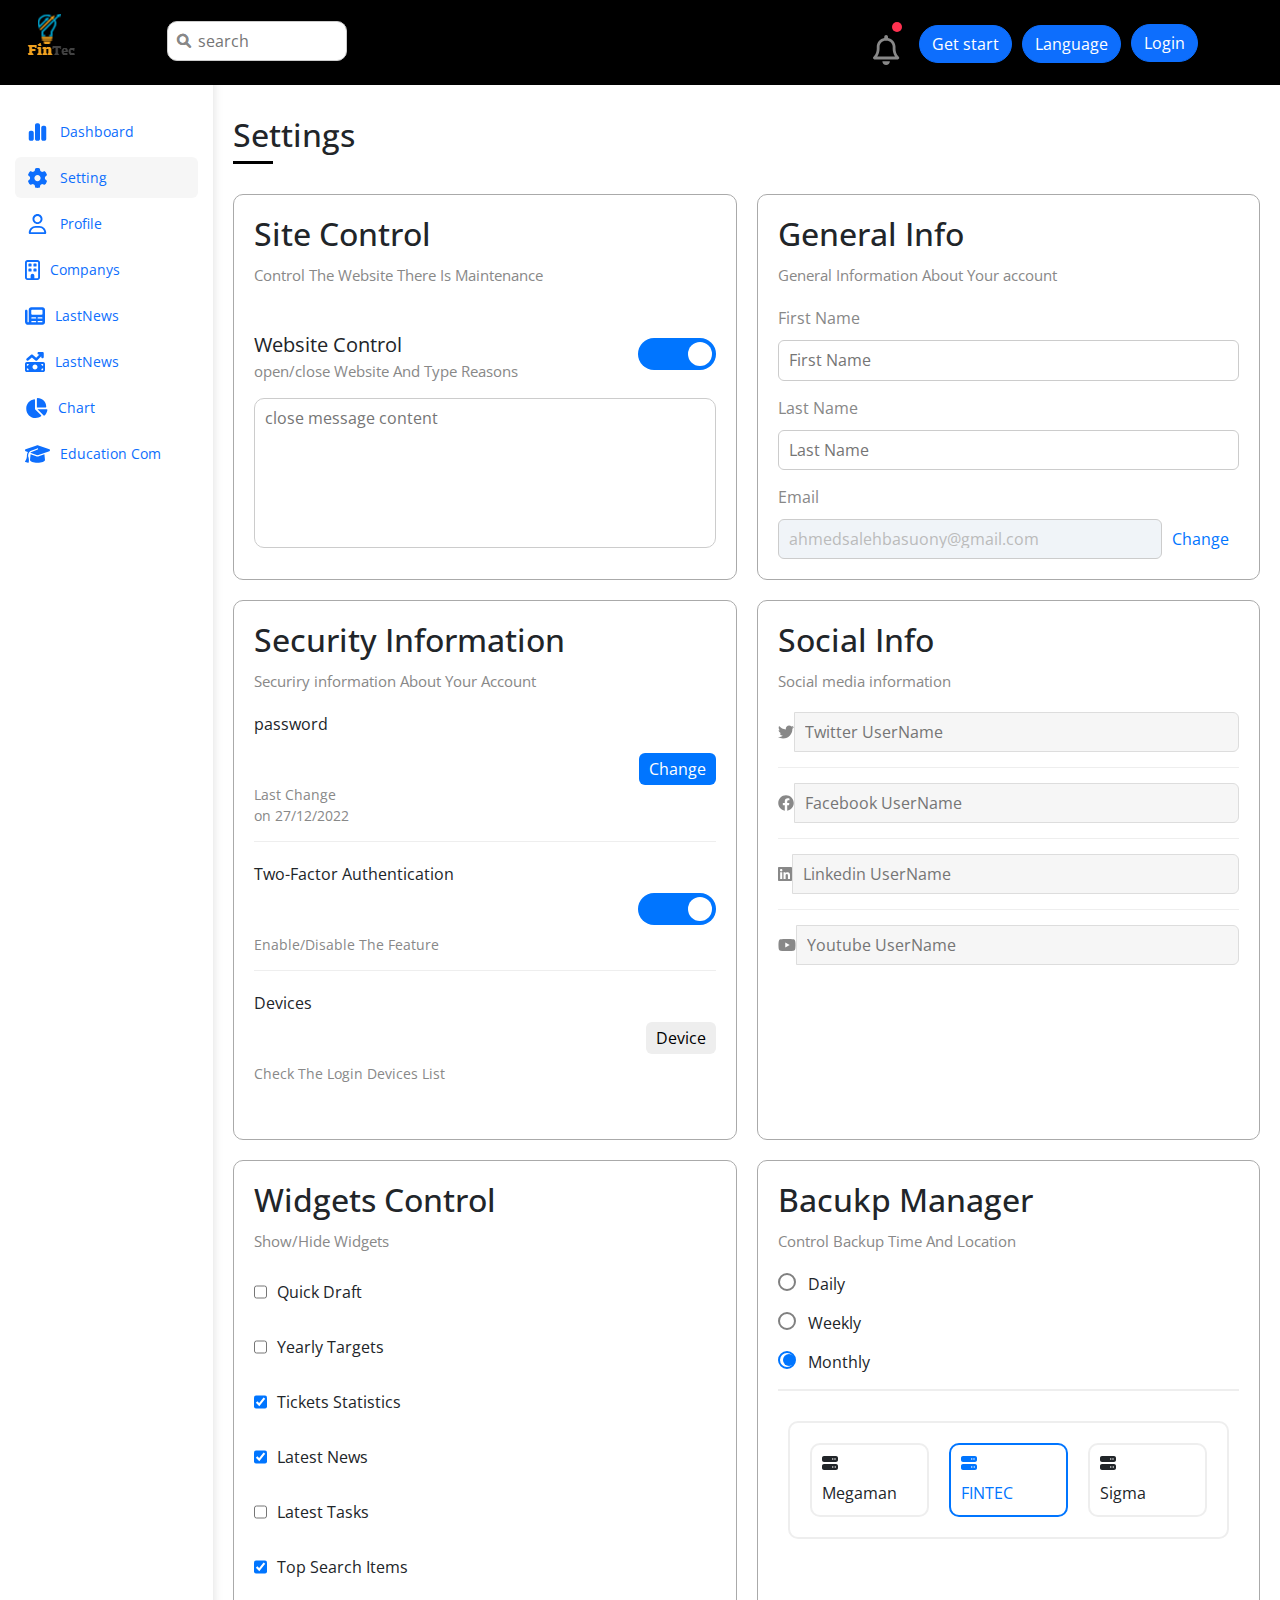
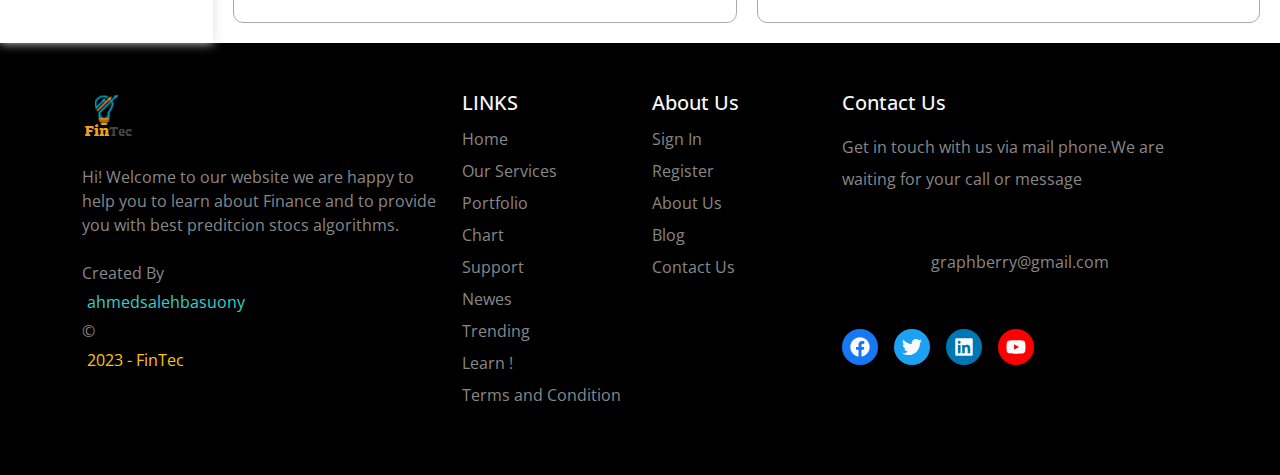
<file: setting.html>
<!DOCTYPE html>
<html lang="en">
<head>
    <meta charset="UTF-8">
    <meta http-equiv="X-UA-Compatible" content="IE=edge">
    <meta name="viewport" content="width=device-width, initial-scale=1.0">
    <title>  Setting </title>

    <!--  boostrap link  -->
    <link rel="stylesheet" href="./css/bootstrap.min.css">

    <!--  boostrap  icons -->
    <link rel="stylesheet" href="https://cdn.jsdelivr.net/npm/bootstrap-icons@1.3.0/font/bootstrap-icons.css" />
    <!-- css link  framework -->
    

    <!--  all link   -->
    <link rel="stylesheet" href="./css/all.min.css">
    <!-- css link  framework -->
    <link rel="stylesheet" href="./css/framework.css">
    <!--  css link  master -->
    <link rel="stylesheet" href="./css/master.css">
    <!--  normalize link -->
    <link rel="stylesheet" href="./css/normalise.css">
    <!--  font link  -->
    <link rel="preconnect" href="https://fonts.googleapis.com" />
    <link rel="preconnect" href="https://fonts.gstatic.com" crossorigin />
    <link href="https://fonts.googleapis.com/css2?family=Open+Sans:wght@300;500&#038;display=swap" rel="stylesheet" />
</head>
<body>
    <div class="page d-flex">
        <div class="sidebar   p-15  p-relative " > 

            <br>
            <br>
            <br>
            <br>

            <!--<h3  class="p-relative   text-center mt-0  p-0" > 
                <img src="./logo/logo/logo.png" class="one"   alt="">
                <img src="../FRONT-END/imgs/logo (1)/logo/logo.png" class="two"  alt="">
            </h3>-->
            <ul class="  list-none   ">
                <li>
                    <a  class="   d-flex  align-center  fs-20      rad-6  p-10 " href="index.html" >  
                        <i class="fa-solid fa-chart-simple  fa-fw"></i>
                        <span class="hide-mobile" > Dashboard </span>
                    </a>
                </li>
                <li>
                    <a  class=" active   d-flex  align-center  fs-20     rad-6  p-10 " href="setting.html" >  
                        <i class="fa-solid fa-gear fa-fw "></i>
                        <span class="hide-mobile" > Setting </span>
                    </a>
                </li>
                <li>
                    <a  class="   d-flex  align-center  fs-20   rad-6  p-10 " href="profile.html" >  
                        <i class="fa-regular fa-user  fa-fw"></i>
                        <span class="hide-mobile"> Profile </span>
                    </a>
                </li>
                <li>
                    <a  class="   d-flex  align-center  fs-20     rad-6  p-10 " href="companys.html" >  
                        <i class="fa-regular fa-building"></i>
                        <span class="hide-mobile" > Companys </span>
                    </a>
                </li>
                <li>
                    <a  class="   d-flex  align-center  fs-20     rad-6  p-10 " href="LastNews.html" >  
                        <i class="fa-solid fa-newspaper"></i>
                        <span class="hide-mobile" > LastNews </span>
                    </a>
                </li>
                <li>
                    <a  class="   d-flex  align-center  fs-20     rad-6  p-10 " href="LastNews.html" >  
                        <i class="fa-solid fa-money-bill-trend-up"></i>
                        <span class="hide-mobile" > LastNews </span>
                    </a>
                </li>
                <li>
                    <a  class="   d-flex  align-center  fs-20    rad-6  p-10 " href="Chart.html" >  
                        <i class="fa-solid fa-chart-pie"></i>
                        <span class="hide-mobile" > Chart </span>
                    </a>
                </li>
                <li>
                    <a  class="   d-flex  align-center  fs-20    rad-6  p-10 " href="Community.html" >  
                        <i class="fa-solid fa-graduation-cap"></i>
                        <span class="hide-mobile" > Education Com </span>
                    </a>
                </li>
            </ul>
        </div>

        <!-- start content  -->
        <div class="content w-full">
            <div class="head   fixed-top    between-flex   ">
                <nav class="navbar navbar-expand-lg stiky-top   fixed-top   bg-black  w-full  ">
                    <div class="container ">
                        <ul>
                            <li>
                                <div>
                                    <img src="./images/logo (1)/logo/logo.png"  class="bg-black  logo p-relative" alt="">
                                    </div>
                            </li>
                            <li>
                                <div class="search mt-2 p-relative">
                                    <span>  <div class="search  ps-3  pe-3  d-none   d-lg-block">
                                    </div>  </span>
                                    <input  class="p-10" type="search" name="search" id="search"  placeholder="search">
                                </div>
                            </li>
                        </ul>
                        <button class="navbar-toggler  bg-eee" type="button" data-bs-toggle="collapse" data-bs-target="#navbarSupportedContent" aria-controls="navbarSupportedContent" aria-expanded="false" aria-label="Toggle navigation">
                            <span class="navbar-toggler-icon ">
                                
                            </span>
                        </button>
                        <div class="collapse navbar-collapse" id="navbarSupportedContent">
                            <ul class="navbar-nav ms-auto mb-2 mb-lg-0">
                                <li>
                                    <div class="icons  fs-20  d-flex  space-between">
                                    
                                        <div class=" p-relative mt-2  align-items-center   notification ">
                                            <i class="fa-regular fa-bell fa-lg c-gray ">   </i>
                                        </div>
                                    </div>
                                </li>
                                <li>
                                    <div class="mr-10 mt-2 " >
                                        <div class="dropdown ">
                                            <button class="btn  btn-primary  rounded-pill" type="button" id="dropdownMenuButton2" data-bs-toggle="dropdown" aria-expanded="false">
                                            Get start
                                            </button>
                                            <ul class="dropdown-menu dropdown-menu-dark" aria-labelledby="dropdownMenuButton2">
                                                <li > <a class="dropdown-item between-flex active  fs-20" href="sign_up.html"> <i class="fa-regular fa-user"></i> <span> Sign up </span> </a> </li>
                                                <li><a class="dropdown-item  d-flex  space-around  fs-20 " href="#"> 
                                                    <span> MODE </span>
                                                    <i class=" fs-20   bi bi-brightness-high-fill between-flex align-center  " id="toggleDark">   </i> 
                                                    </a>
                                                </li>
                                                <li > <a class="dropdown-item between-flex active  fs-20" href="sign_in.html"> </a> </li>
                                                </ul>
                                        </div>
                                    </div>
                                </li>
                                <li>
                                    <div class="mr-10 mt-2 " >
                                        <div class="dropdown ">
                                            <button class="btn  btn-primary  rounded-pill" type="button" id="dropdownMenuButton2" data-bs-toggle="dropdown" aria-expanded="false">
                                            Language
                                            </button>
                                            <ul class="dropdown-menu dropdown-menu-dark" aria-labelledby="dropdownMenuButton2">
                                                <li > <a class="dropdown-item between-flex active  fs-20" href="#">  <span> English  </span> </a> </li>
                                                <li > <a class="dropdown-item between-flex   fs-20" href="#">  <span> Arbic  </span> </a> </li>
                                            </ul>
                                        </div>
                                    </div>
                                </li>
                            </ul>
                            <span></span><a href="./sign_in.html" class="btn  btn  btn-primary  rounded-pill    rounded-pill"> Login </a>
                        </span></div>
                    </div>
                </nav>
                <!--<div class="search  p-relative">
                    <span> <i class="fa-sharp fa-solid fa-magnifying-glass"></i> </span>
                    <input  class="p-10" type="search" name="search" id="search"  placeholder="search">
                </div>-->
                
            </div>
        <!--  end head -->
        <br>
        <br>
        <br>
        <br>
                
                <h1 class="p-relative"> Settings  </h1>
                <div class="setting-page   m-20   g-20">
        
                    <!--   start setting box -->
                    <div class="p-20    rad-10">
                        <h2  class="mt-0    mb-10"> Site Control  </h2>
                        <p class="mt-0  mb-20  c-gray   fs-15">  Control The Website There Is Maintenance  </p>
                        <div class="mb-15   between-flex    ">
                            <div>
                                <br>
                                <span class="fs-20"> Website Control  </span>
                                <p class="    mb-0    fs-15 c-gray"> open/close Website And Type Reasons  </p>
                            </div>
                            <div>
                                <br>
                                <label >
                                    <input type="checkbox" class="togell-checkbox" checked  >
                                    <div class="togell-switch">
                                        <span class="one"></span>
                                    </div>
                                </label>
                            </div>
                        </div>
                        <textarea class="close-message   b-none   p-10   rad-10   d-block  w-full"   placeholder="close message content"></textarea>
                    </div>
                    <!-- end setting box  -->
                    <!--   start setting box -->
                    <div class="p-20   rad-10">
                        <h2  class="mt-0  mb-10"> General Info  </h2>
                        <p class="mt-0  mb-20  c-gray   fs-15">  General Information About Your account  </p>
                        <div class="mb-15">
                            <label class="f-14  c-gray   d-block   mb-10  " for="first"> First Name </label>
                            <input  class="b-none   border-ccc  p-10   w-full  rad-6  d-block" type="text"  id="first"  placeholder="First Name">
                        </div>

                        <div class="mb-15">
                            <label class="f-14  c-gray   d-block   mb-10  " for="last"> Last Name </label>
                            <input  class="b-none   border-ccc  p-10   w-full  rad-6  d-block" type="text"  id="last"  placeholder="Last Name">
                        </div>

                        <label class="f-14  c-gray   d-block   mb-10  " for="email"> Email </label>
                            
                        <div class="between-flex" >
                            <input  class="b-none   border-ccc  p-10   w-full  rad-6  d-block" type="email" value="ahmedsalehbasuony@gmail.com"  disabled id="email"  placeholder="First Name">
                            <a href="#" class="c-blue   button-shape  "> Change </a>
                        </div>
                        
                    </div>
                    <!-- end setting box  -->
                    
                    <!--   start setting box -->
                    <div class="p-20    rad-10   ">
                        <h2  class="mt-0  mb-10"> Security Information  </h2>
                        <p class="mt-0  mb-20  c-gray   fs-15">  Securiry information About  Your Account  </p>
                        <div class="sec-box   mb-20   between-flex">
                            <div class="">
                                <span>  password   </span>
                                <p class="c-gray   mt-5   mb-0   fs-14"> Last Change <br> on 27/12/2022 </p>
                            </div>
                            <a class=" button-shape   bg-blue   c-white    p-10   rad-6" href="#"> Change  </a> 
                        </div>

                        <div class="sec-box   mb-20   between-flex">
                            <div class="">
                                <span>  Two-Factor Authentication  </span>
                                <p class="c-gray   mt-5   mb-0   fs-14"> Enable/Disable The Feature </p>
                            </div>
                            <label >
                                <input type="checkbox" class="togell-checkbox" checked  >
                                <div class="togell-switch">
                                    <span class="one"></span>
                                </div>
                            </label>
                        </div>

                        <div class="sec-box   mb-20   between-flex">
                            <div class="">
                                <span>  Devices   </span>
                                <p class="c-gray   mt-5   mb-0   fs-14"> Check The Login Devices List </p>

                            </div>
                            <a class=" button-shape   bg-eee  col-black   p-10   rad-6" href="#"> Device  </a>
                        </div>

                    </div>
                    <!-- end setting box  -->

                    <!--   start setting box -->
                    <div class="p-20    rad-10   social-boxes">
                        <h2  class="mt-0  mb-10"> Social Info  </h2>
                        <p class="mt-0  mb-20  c-gray   fs-15">  Social media information  </p>
                        <!--  twitter -->
                        <div class="sec-box  d-flex  align-center   mb-15">
                            <i class="fa-brands  fa-twitter  center-flex  c-gray"></i>
                            <input class="w-full" type="text"  placeholder="Twitter UserName">
                        </div>

                        <!--  facebook -->
                        <div class="sec-box  d-flex  align-center   mb-15">
                            <i class="fa-brands  fa-facebook  center-flex  c-gray"></i>
                            <input class="w-full" type="text"  placeholder="Facebook UserName">
                        </div>

                        <!--  linked-en  -->
                        <div class=" sec-box d-flex  align-center   mb-15">
                            <i class="fa-brands  fa-linkedin  center-flex  c-gray"></i>
                            <input class="w-full" type="text"  placeholder="Linkedin UserName">
                        </div>

                        <!-- you-tube -->
                        <div class="  d-flex  align-center   mb-15">
                            <i class="fa-brands  fa-youtube  center-flex  c-gray"></i>
                            <input class="w-full" type="text"  placeholder="Youtube UserName">
                        </div>

                    </div>
                    <!-- end setting box  -->

                    <!--   start setting box -->
                    <div class="widget-control  p-20    rad-10   social-boxes">
                        <h2  class="mt-0  mb-10"> Widgets  Control  </h2>
                        <p class="mt-0  mb-20  c-gray   fs-15">  Show/Hide Widgets </p>
                        <div class="control   d-flex   align-center   mb-15 ">
                            <input type="checkbox" id="one" >
                            <label for="one">  Quick Draft  </label>
                        
                        </div>

                        <div class="control   d-flex   align-center   mb-15 ">
                            <input type="checkbox" id="two" >
                            <label for="two">  Yearly Targets  </label>
                        </div>

                        <div class="control   d-flex   align-center   mb-15 ">
                            <input type="checkbox" id="three" checked >
                            <label for="three">  Tickets Statistics  </label>
                        </div>

                        <div class="control   d-flex   align-center   mb-15 ">
                            <input type="checkbox" id="four" checked >
                            <label for="four">  Latest News  </label>
                        </div>

                        <div class="control   d-flex   align-center   mb-15 ">
                            <input type="checkbox" id="five" >
                            <label for="five">   Latest Tasks  </label>
                        </div>

                        <div class="control   d-flex   align-center   mb-15 ">
                            <input type="checkbox" id="six"  checked >
                            <label for="six">  Top Search Items  </label>
                        </div>

                    </div>
                    <!-- end setting box  -->


                    <!--   start setting box -->
                    <div class="backup-control  p-20    rad-10   social-boxes">
                        <h2  class="mt-0  mb-10"> Bacukp Manager  </h2>
                        <p class="mt-0  mb-20  c-gray   fs-15"> Control Backup Time  And Location    </p>
                        <div class="date   d-flex   align-center   mb-15 ">
                            <input type="checkbox" id="Daily" >
                            <label for="Daily">  Daily </label>
                        </div>

                        <!-- wekely backup  -->
                        <div class="date   d-flex   align-center   mb-15 ">
                            <input type="checkbox" id="Weekly" >
                            <label for="Weekly">  Weekly </label>
                        </div>

                        <!--  monthly   backup -->
                        <div class="date   d-flex   align-center   mb-15 ">
                            <input type="checkbox" id="month" checked >
                            <label for="month">  Monthly </label>
                        </div>
                            <div class="servers  align-center txt-c">
                                <div class="server d-flex   mb-15 rad-10 w-full  ">
                                            <input type="radio" name="servers" id="server-one" />
                                        <div class="server mb-15 rad-10 w-full">
                                        <label class="d-block m-15" for="server-one">
                                            <i class="fa-solid fa-server d-block mb-10"></i>
                                            Megaman
                                        </label>
                                        </div>
                                        <input type="radio" name="servers" id="server-two" checked />
                                        <div class="server mb-15 rad-10 w-full">
                                        <label class="d-block m-15" for="server-two">
                                            <i class="fa-solid fa-server d-block mb-10"></i>
                                            FINTEC
                                        </label>
                                        </div>
                                        <input type="radio" name="servers" id="server-three" />
                                        <div class="server mb-15 rad-10 w-full">
                                        <label class="d-block m-15" for="server-three">
                                            <i class="fa-solid fa-server d-block mb-10"></i>
                                            Sigma
                                        </label>
                                        </div>
                                </div>
                            </div>

                    </div>
                    <!-- end setting box  -->

                </div>
        </div>
    </div>
     <!--  start footer -->
     <div class="footer  pt-5  pb-5  text-center   bg-black  text-md-start">
        <div class="container">
            <div class="row">
                <div class="col-md-6 col-lg-4">
                    <div class="info mb-5">
                        <img src="./images/logo (1)/logo/logo.png" class="mb-4" alt="">
                        <p class="mb-4 c-gray">
                            Hi! Welcome to our website we are happy to help you to learn about 
                            Finance and to provide you with best preditcion stocs algorithms.
                        </p>
                        <div class="copyright c-gray">
                            Created By <span class=>  ahmedsalehbasuony </span>
                            <div> &copy; <span> 2023 -  FinTec   </span> </div>
                        </div>
                    </div>
                </div>
                <div class="col-md-6 col-lg-2">
                    <div class="liks">
                        <h5 class="text-light">  LINKS </h5>
                        <ul class="list-unstyled lh-lg c-gray">
                            <li> <a  href="index.html" class="c-gray"> Home </a>   </li>
                            <li> <a href="companys.html" class="c-gray"> Our Services </a>  </li>
                            <li> <a href="profile.html"  class="c-gray">   Portfolio </a></li>
                            <li><a href="Chart.html"  class="c-gray"> Chart </a></li>
                            <li > <a href="setting.html"  class="c-gray"> Support </a></li>
                            <li > <a href="LastNews.html"  class="c-gray"> Newes </a></li>
                            <li > <a href="Trending.html"  class="c-gray"> Trending </a></li>
                            <li > <a href="Community.html"  class="c-gray"> Learn ! </a></li>
                            <li>Terms and Condition</li>
                        </ul>
                    </div>
                </div>

                <div class="col-md-6 col-lg-2">
                    <div class="links">
                        <h5 class="text-light"> About Us </h5>
                        <ul class="list-unstyled  lh-lg c-gray">
                            <li>  <a href="sign_in.html" class="c-gray">  Sign In  </a></li>
                            <li> <a href="sign_up.html" class="c-gray"> Register</a></li>
                            <li>  <a href="abouus.html" class="c-gray"> About Us </a></li>
                            <li>Blog</li>
                            <li>Contact Us</li>
                        </ul>
                        </ul>
                    </div>
                </div>
                <div class="col-md-6 col-lg-4">
                    <div class="contact">
                        <h5 class="text-light"> Contact Us </h5>
                        <p class="lh-lg mt-3 mb-5  c-gray"> Get in touch with us via mail phone.We are waiting for your call or message </p>
                    
                        <a href="#" class="btn rounded-pill main-btn   c-gray  w-100"> graphberry@gmail.com </a>
                        <ul class="d-flex  mt-5  list-unstyled  gap-3">
                                <li>
                                    <a class="d-block text-light" href="#"
                                    ><i class="fa-brands fa-facebook fa-lg facebook rounded-circle p-2"></i
                                    ></a>
                                </li>
                                <li>
                                    <a class="d-block text-light" href="#"
                                    ><i class="fa-brands fa-twitter fa-lg twitter rounded-circle p-2"></i
                                    ></a>
                                </li>
                                <li>
                                    <a class="d-block text-light" href="#"
                                    ><i class="fa-brands fa-linkedin fa-lg linkedin rounded-circle p-2"></i
                                    ></a>
                                </li>
                                <li>
                                    <a class="d-block text-light" href="#"
                                    ><i class="fa-brands fa-youtube fa-lg youtube rounded-circle p-2"></i
                                    ></a>
                                </li>
                        </ul>
                    </div>

                </div>


            </div>
        </div>
    </div>
    <!--  end footer -->
        






        <script src="./Java-script/Translation.js"></script>
        <script src="./Java-script/main.js"></script>
        <script src="./js/all.min.js"></script>
        <script src="./js/bootstrap.bundle.min.js"></script>
    </body>
</html>
</file>
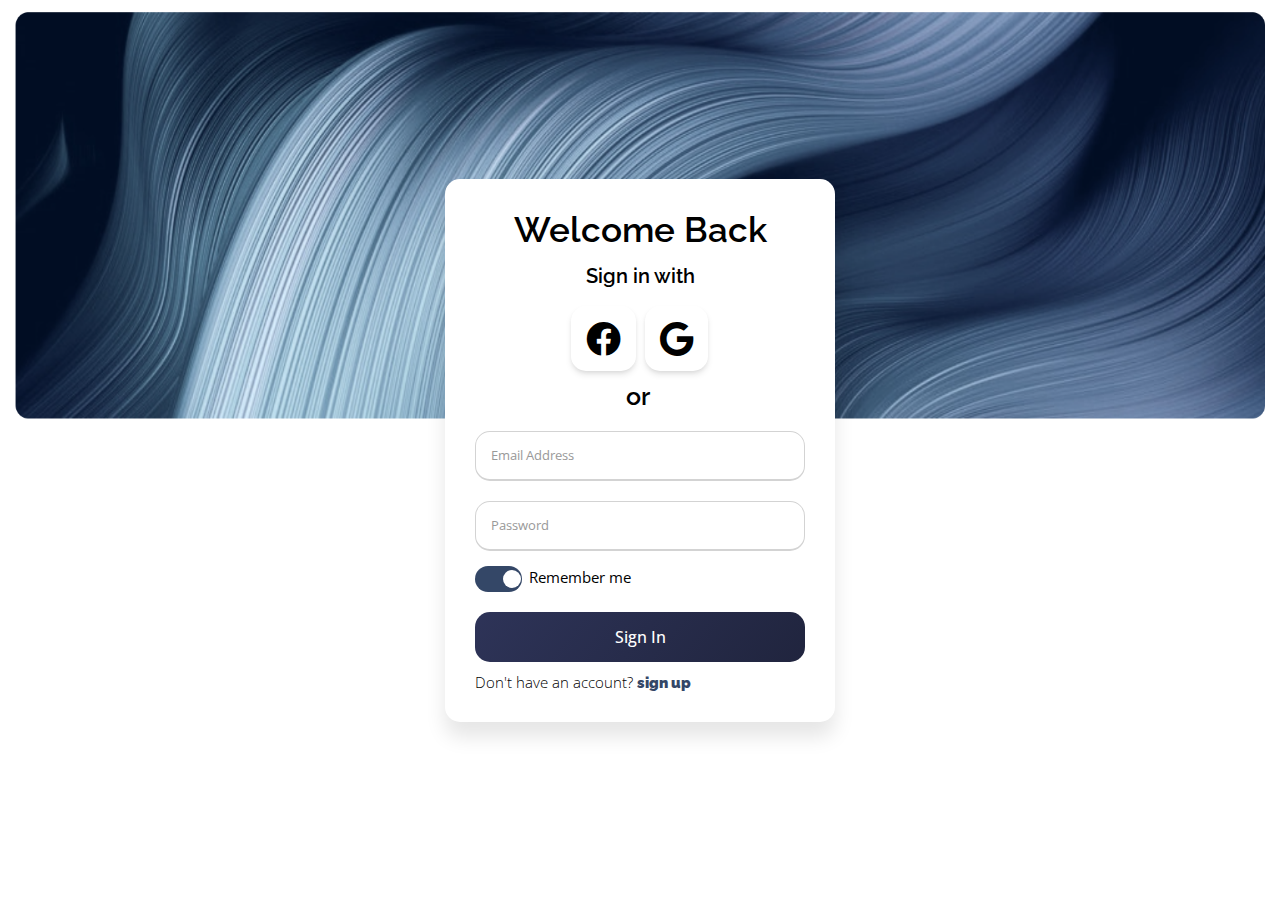
<file: sign_in.html>
<!DOCTYPE html>
<html lang="en" dir="ltr">
  <head>
  <meta charset="utf-8">
		<title>Sign in</title>
		<link rel="stylesheet" href="css/style1.css">
		<link rel="stylesheet" href="css/all.min.css">
    <!-- link google fonts-->
    <link rel="preconnect" href="https://fonts.googleapis.com">
    <link rel="preconnect" href="https://fonts.gstatic.com" crossorigin>
    <link href="https://fonts.googleapis.com/css2?family=Open+Sans:wght@300;400;500;600;700;800&display=swap"
    rel="stylesheet">
		<meta name="viewport" content="width=device-width, initial-scale=1.0">
  </head>
  <body>
    <div class="wrapper">
    	<div class="title-text">
        <div class="title">
					Welcome Back<br><span>Sign in with</span>
        </div>
    	</div>
    <div class="form-container">
        <div class="form-header">
					<div class="icons">
						<div class="facebook-icon"><i class="fa-brands fa-facebook"></i></div>
						<div class="google-icon"><i class="fa-brands fa-google"></i></div>
					</div>
					<div class="fh-2">
            <div class="or">or</div>
          </div>
				</div>
      <div class="form-inner">
          <form action="#" class="signup">
            <div class="field">
              <input type="text" placeholder="Email Address" required>
            </div>
            <div class="field">
              <input type="password" placeholder="Password" required>
            </div>
            <div class="remember-me">
              <label class="switch">
                <input type="checkbox" checked>
                <span class="slider round"></span>
              </label>
              <div class="switch-text">Remember me</div>
            </div>
            <div class="field btn">
              <div class="btn-layer"></div>
              <input type="submit" value="Sign In">
            </div>
          </form>
        </div>
        <div class="form-footer">
          Don't have an account?
          <a href="index.html">sign up</a>
        </div>
      </div>
    </div>
  </body>
</html>
</file>
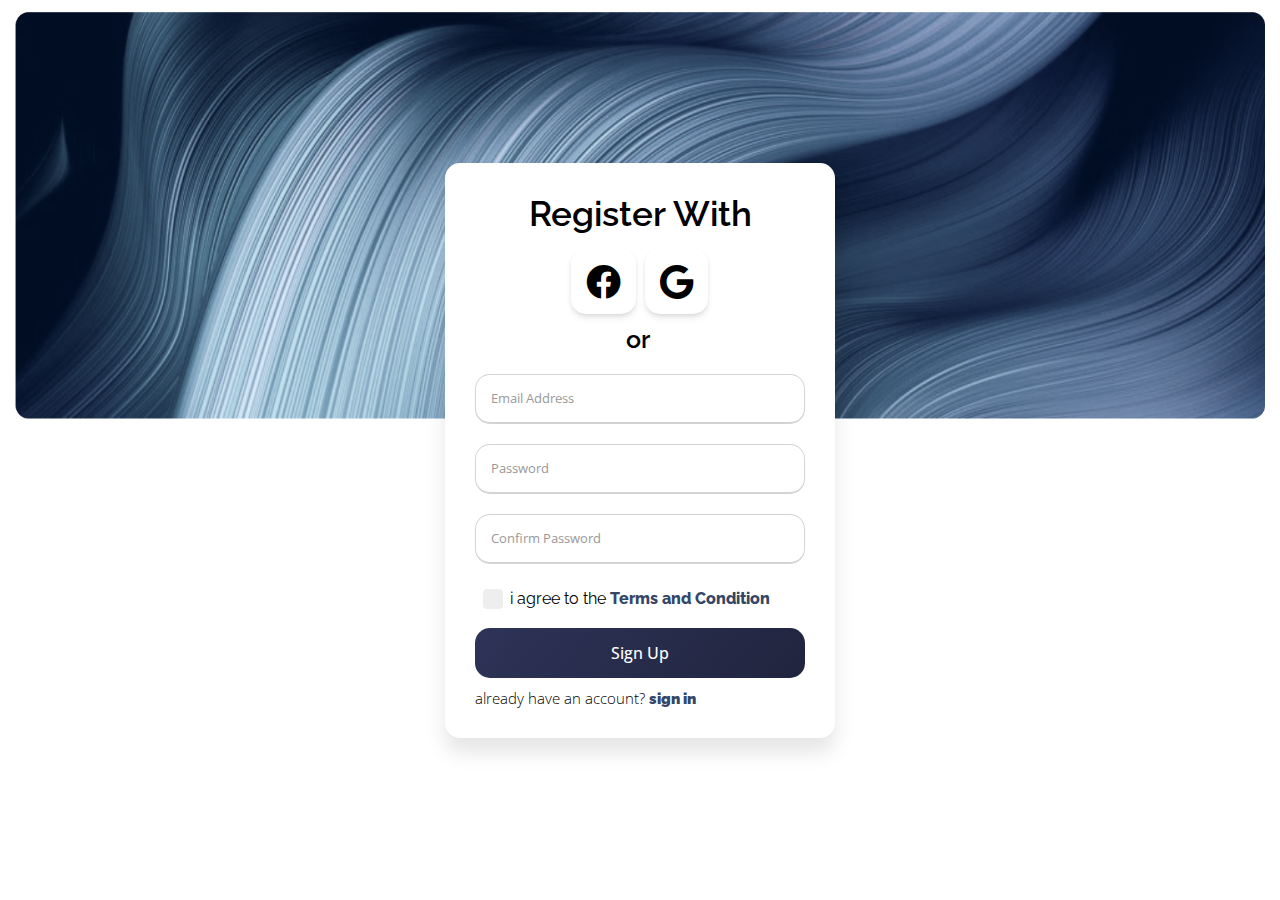
<file: sign_up.html>
<!DOCTYPE html>
<html lang="en" dir="ltr">
  <head>
  <meta charset="utf-8">
		<title>Sign Up</title>
		<link rel="stylesheet" href="css/style.css">
		<link rel="stylesheet" href="css/all.min.css">
    <!-- link google fonts-->
    <link rel="preconnect" href="https://fonts.googleapis.com">
    <link rel="preconnect" href="https://fonts.gstatic.com" crossorigin>
    <link href="https://fonts.googleapis.com/css2?family=Open+Sans:wght@300;400;500;600;700;800&display=swap"
    rel="stylesheet">
		<meta name="viewport" content="width=device-width, initial-scale=1.0">
  </head>
  <body>
    <div class="wrapper">
    	<div class="title-text">
        <div class="title">
					Register With
        </div>
    	</div>
    <div class="form-container">
        <div class="form-header">
					<div class="icons">
						<div class="facebook-icon"><i class="fa-brands fa-facebook"></i></div>
						<div class="google-icon"><i class="fa-brands fa-google"></i></div>
					</div>
					<div class="fh-2">or</div>
				</div>
      <div class="form-inner">
          <form action="#" class="signup">
            <div class="field">
              <input type="text" placeholder="Email Address" required>
            </div>
            <div class="field">
              <input type="password" placeholder="Password" required>
            </div>
            <div class="field">
              <input type="password" placeholder="Confirm Password" required>
            </div>
            <label class="terms">
              i agree to the <span>Terms and Condition</span>
              <input type="checkbox">
              <span class="checkmark"></span>
            </label>
            <div class="field btn">
              <div class="btn-layer"></div>
              <input type="submit" value="Sign Up">
            </div>
          </form>
        </div>
        <div class="form-footer">
          already have an account?
          <a href="sign_in.html">sign in</a>
        </div>
      </div>
    </div>
  </body>
</html>
</file>
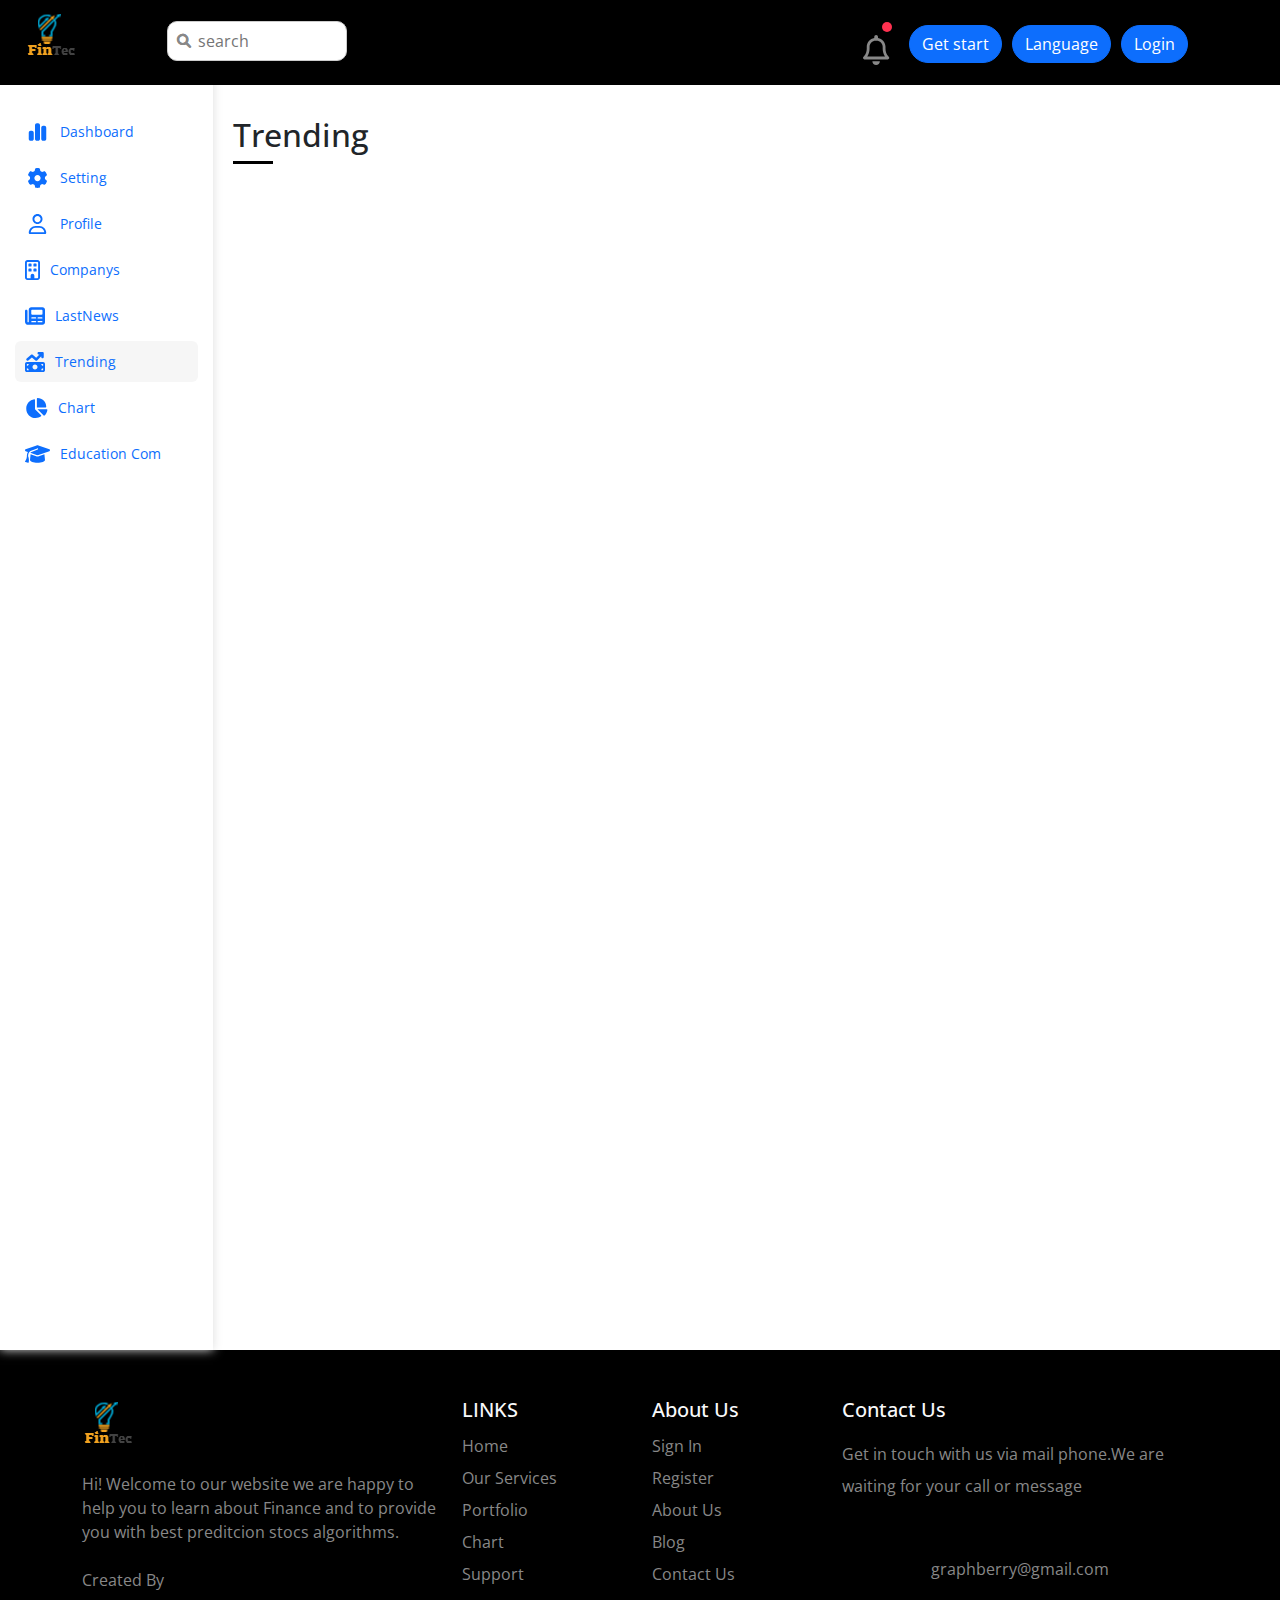
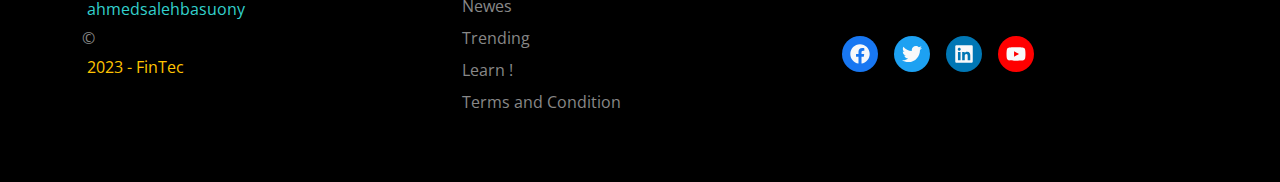
<file: Trending.html>
<!DOCTYPE html>
<html lang="en">
<head>
    <meta charset="UTF-8">
    <meta http-equiv="X-UA-Compatible" content="IE=edge">
    <meta name="viewport" content="width=device-width, initial-scale=1.0">
    <title> Trending </title>

    
    <!--  boostrap link  -->
    <link rel="stylesheet" href="./css/bootstrap.min.css">

    <!--  boostrap  icons -->
    <link rel="stylesheet" href="https://cdn.jsdelivr.net/npm/bootstrap-icons@1.3.0/font/bootstrap-icons.css" />
    <!-- css link  framework -->
    <link rel="stylesheet" href="./css/framework.css">
    <!--  css link  master -->
    <link rel="stylesheet" href="./css/master.css">
    <!--  normalize link -->
    <link rel="stylesheet" href="./css/normalise.css">
    <!--  all link   -->
    <link rel="stylesheet" href="./css/all.min.css">
    <!--  font link  -->
    <link rel="preconnect" href="https://fonts.googleapis.com" />
    <link rel="preconnect" href="https://fonts.gstatic.com" crossorigin />
    <link href="https://fonts.googleapis.com/css2?family=Open+Sans:wght@300;500&#038;display=swap" rel="stylesheet" />

</head>
<body>
    <div class="page d-flex">

        <div class="sidebar   p-15  p-relative ">
            <!--<h3  class="p-relative   text-center mt-0 pt-15" > 
                <img src="./logo/logo/logo.png" class="one"   alt="">
                <img src="../FRONT-END/imgs/logo (1)/logo/logo.png" class="two"  alt="">
            </h3>-->
            <br>
            <br>
            <br>
            <br>
            <ul class="  list-none  ">
                <li>
                    <a  class="   d-flex  align-center  fs-20     rad-6  p-10 " href="index.html" >  
                        <i class="fa-solid fa-chart-simple  fa-fw"></i>
                        <span class="hide-mobile" > Dashboard </span>
                    </a>
                </li>
                <li>
                    <a  class=" d-flex  align-center  fs-20    rad-6  p-10 " href="setting.html" >  
                        <i class="fa-solid fa-gear fa-fw "></i>
                        <span class="hide-mobile" > Setting </span>
                    </a>
                </li>
                <li>
                    <a  class="   d-flex  align-center  fs-20     rad-6  p-10 " href="profile.html" >  
                        <i class="fa-regular fa-user  fa-fw"></i>
                        <span class="hide-mobile"> Profile </span>
                    </a>
                </li>
                <li>
                    <a  class="   d-flex  align-center  fs-20     rad-6  p-10 " href="companys.html" >  
                        <i class="fa-regular fa-building"></i>
                        <span class="hide-mobile" > Companys </span>
                    </a>
                </li>
                <li>
                    <a  class="   d-flex  align-center  fs-20     rad-6  p-10 " href="LastNews.html" >  
                        <i class="fa-solid fa-newspaper"></i>
                        <span class="hide-mobile" > LastNews </span>
                    </a>
                </li>
                <li>
                    <a  class=" active  d-flex  align-center  fs-20     rad-6  p-10 " href="Trending.html" >  
                        <i class="fa-solid fa-money-bill-trend-up"></i>
                        <span class="hide-mobile" > Trending </span>
                    </a>
                </li>
                <li>
                    <a  class="  d-flex  align-center  fs-20    rad-6  p-10 " href="Chart.html" >  
                        <i class="fa-solid fa-chart-pie"></i>
                        <span class="hide-mobile" > Chart </span>
                    </a>
                </li>
                <li>
                    <a  class="   d-flex  align-center  fs-20    rad-6  p-10 " href="Community.html" >  
                        <i class="fa-solid fa-graduation-cap"></i>
                        <span class="hide-mobile" > Education Com </span>
                    </a>
                </li>



                
            </ul>
        </div> 
    
        <!-- start content  -->
        <div class="content w-full  ">
            <!--   start head  -->

            <div class="head   fixed-top    between-flex   ">
                <nav class="navbar navbar-expand-lg stiky-top   fixed-top   bg-black  w-full  ">
                    <div class="container ">
                        <ul>
                            <li>
                                <div>
                                    <img src="./images/logo (1)/logo/logo.png"  class="bg-black  logo p-relative" alt="">
                                    </div>
                            </li>
                            <li>
                                <div class="search mt-2 p-relative">
                                    <span>  <div class="search  ps-3  pe-3  d-none   d-lg-block">
                                    </div>  </span>
                                    <input  class="p-10" type="search" name="search" id="search"  placeholder="search">
                                </div>
                            </li>
                        </ul>
                            <!--<div class="search  p-relative">
                            <span>  <div class="search  ps-3  pe-3  d-none   d-lg-block">
                                <i class="fa-solid fa-magnifying-glass"></i>
                            </div> <i class="fa-sharp fa-solid fa-magnifying-glass"></i> </span>
                            <input  class="p-10" type="search" name="search" id="search"  placeholder="search">
                        </div>-->
                        <nav class="navbar navbar-light bg-black ">
                            
                            <!--<div class="container-fluid">
                                <form class="d-flex  w-75">
                                    <input class="form-control me-2" type="search" placeholder="Search" aria-label="Search">
                                    <button class="btn btn-outline-success" type="submit">Search</button>
                                </form>
                            </div>-->
                        
                        </nav>
                        <button class="navbar-toggler  bg-eee" type="button" data-bs-toggle="collapse" data-bs-target="#navbarSupportedContent" aria-controls="navbarSupportedContent" aria-expanded="false" aria-label="Toggle navigation">
                            <span class="navbar-toggler-icon ">
                                
                            </span>
                        </button>
                        
                        <div class="collapse navbar-collapse" id="navbarSupportedContent">
                            <ul class="navbar-nav ms-auto mb-2 mb-lg-0">
                                
                                <li>
                                    <div class="icons  fs-20  d-flex  space-between">
                                    
                                        <div class=" p-relative mt-2  align-items-center   notification ">
                                            <i class="fa-regular fa-bell fa-lg c-gray ">   </i>
                                        </div>
                                    </div>
                                </li>
                                <li>
                                    <div class="mr-10 mt-2 " >
                                        <div class="dropdown ">
                                            <button class="btn  btn-primary  rounded-pill" type="button" id="dropdownMenuButton2" data-bs-toggle="dropdown" aria-expanded="false">
                                            Get start
                                            </button>
                                            <ul class="dropdown-menu dropdown-menu-dark" aria-labelledby="dropdownMenuButton2">
                                                <li > <a class="dropdown-item between-flex active  fs-20" href="sign_up.html"> <i class="fa-regular fa-user"></i> <span> Sign up </span> </a> </li>
                                                <li><a class="dropdown-item  d-flex  space-around  fs-20 " href="#"> 
                                                    <span> MODE </span>
                                                    <i class=" fs-20   bi bi-brightness-high-fill between-flex align-center  " id="toggleDark">   </i> 
                                                    </a>
                                                </li>
                                                <li > <a class="dropdown-item between-flex active  fs-20" href="sign_in.html"> </a> </li>
                                                </ul>
                                        </div>
                                    </div>
                                </li>
                                <li>
                                    <div class="mr-10 mt-2 " >
                                        <div class="dropdown ">
                                            <button class="btn  btn-primary  rounded-pill" type="button" id="dropdownMenuButton2" data-bs-toggle="dropdown" aria-expanded="false">
                                            Language
                                            </button>
                                            <ul class="dropdown-menu dropdown-menu-dark" aria-labelledby="dropdownMenuButton2">
                                                <li > <a class="dropdown-item between-flex active  fs-20" href="#">  <span> English  </span> </a> </li>
                                                <li > <a class="dropdown-item between-flex   fs-20" href="#">  <span> Arbic  </span> </a> </li>
                                            </ul>
                                        </div>
                                    </div>
                                </li>
                                <li>
                                    <a href="./sign_in.html" class="btn mr-10 mt-2 btn  btn-primary  rounded-pill"> Login </a>

                                </li>
                            </ul>
                            <span></span>
                        </span></div>
                    </div>
                </nav>
                <!--<div class="search  p-relative">
                    <span> <i class="fa-sharp fa-solid fa-magnifying-glass"></i> </span>
                    <input  class="p-10" type="search" name="search" id="search"  placeholder="search">
                </div>-->
                
            </div>
            <!--  end head -->

            <br>
            <br>
            <br>
            <br>

            <h1 class="p-relative"> Trending </h1>
        </div>
    </div>
      <!--  start footer -->
    <div class="footer  pt-5  pb-5  text-center   bg-black  text-md-start">
        <div class="container">
            <div class="row">
                <div class="col-md-6 col-lg-4">
                    <div class="info mb-5">
                        <img src="./images/logo (1)/logo/logo.png" class="mb-4" alt="">
                        <p class="mb-4 c-gray">
                            Hi! Welcome to our website we are happy to help you to learn about 
                            Finance and to provide you with best preditcion stocs algorithms.
                        </p>
                        <div class="copyright c-gray">
                            Created By <span class=>  ahmedsalehbasuony </span>
                            <div> &copy; <span> 2023 -  FinTec   </span> </div>
                        </div>
                    </div>
                </div>
                <div class="col-md-6 col-lg-2">
                    <div class="liks">
                        <h5 class="text-light">  LINKS </h5>
                        <ul class="list-unstyled lh-lg c-gray">
                            <li> <a  href="index.html" class="c-gray"> Home </a>   </li>
                            <li> <a href="companys.html" class="c-gray"> Our Services </a>  </li>
                            <li> <a href="profile.html"  class="c-gray">   Portfolio </a></li>
                            <li><a href="Chart.html"  class="c-gray"> Chart </a></li>
                            <li > <a href="setting.html"  class="c-gray"> Support </a></li>
                            <li > <a href="LastNews.html"  class="c-gray"> Newes </a></li>
                            <li > <a href="Trending.html"  class="c-gray"> Trending </a></li>
                            <li > <a href="Community.html"  class="c-gray"> Learn ! </a></li>
                            <li>Terms and Condition</li>
                        </ul>
                    </div>
                </div>

                <div class="col-md-6 col-lg-2">
                    <div class="links">
                        <h5 class="text-light"> About Us </h5>
                        <ul class="list-unstyled  lh-lg c-gray">
                            <li>  <a href="sign_in.html" class="c-gray">  Sign In  </a></li>
                            <li> <a href="sign_up.html" class="c-gray"> Register</a></li>
                            <li>  <a href="abouus.html" class="c-gray"> About Us </a></li>
                            <li>Blog</li>
                            <li>Contact Us</li>
                        </ul>
                        </ul>
                    </div>
                </div>
                <div class="col-md-6 col-lg-4">
                    <div class="contact">
                        <h5 class="text-light"> Contact Us </h5>
                        <p class="lh-lg mt-3 mb-5  c-gray"> Get in touch with us via mail phone.We are waiting for your call or message </p>
                    
                        <a href="#" class="btn rounded-pill main-btn   c-gray  w-100"> graphberry@gmail.com </a>
                        <ul class="d-flex  mt-5  list-unstyled  gap-3">
                                <li>
                                    <a class="d-block text-light" href="#"
                                    ><i class="fa-brands fa-facebook fa-lg facebook rounded-circle p-2"></i
                                    ></a>
                                </li>
                                <li>
                                    <a class="d-block text-light" href="#"
                                    ><i class="fa-brands fa-twitter fa-lg twitter rounded-circle p-2"></i
                                    ></a>
                                </li>
                                <li>
                                    <a class="d-block text-light" href="#"
                                    ><i class="fa-brands fa-linkedin fa-lg linkedin rounded-circle p-2"></i
                                    ></a>
                                </li>
                                <li>
                                    <a class="d-block text-light" href="#"
                                    ><i class="fa-brands fa-youtube fa-lg youtube rounded-circle p-2"></i
                                    ></a>
                                </li>
                        </ul>
                    </div>

                </div>


            </div>
        </div>
    </div>
    <!--  end footer -->

    <!-- link to java-script file  -->


    
    <script src="./Java-script/Translation.js"></script>
    <script src="./Java-script/main.js"></script>
    <script src="./js/all.min.js"></script>
    <script src="./js/bootstrap.bundle.min.js"></script>
    
</body>
</html>
</file>
<file: css/framework.css>
:root{
    --blue-color:#0075ff;
    --blue-alt-color:#0d69d5;
    --orange-color:#f59e0b;
    --red-color:#f44336;
    --grey-color:#888 ;
    --green-color: #22c55e;
}
/*  start component */
.between-flex{
    display: flex;
    align-items: center;
    justify-content: space-between;
}
.space-around{
    display: flex;
    justify-content: space-around;
    align-items: center;
}
@media(max-width:767px){
    .mobile{
        display: flex;
        justify-content: space-between;

    }


}


.w-10{
    width: 100px;
}
/*  end component */

/*  start box  */
.d-flex{
    display: flex;
}
.d-grid{
    display: grid;
}   
@media(max-width:767px){
    block-mobile{
        display: block;
    }
}
.center-flex{
    display: flex;
    align-items: center;
    justify-content: center;
}
.align-center{
    align-items: center;
}
.space-between{
    justify-content: space-between;
}
.gap-20{
    gap: 20px;
}
.d-block{
    display: block;
}
/*  end box  */
/* start  pading + margin  */
.p-20{
    padding: 20px;
}
.p-15{
    padding: 15px;
}
.p-10{
    padding: 10px ;
}
.pt-15{
    padding-top: 15px;
}
.m-20{
    margin: 20px;
}
.mt-5{
    margin-top: 5px;
}
.mr-10{
    margin-right: 10px;
}
.mt-50{
    margin-top: 50px;
}
.mt-20{
    margin-top: 20px;
}
.mt-10{
    margin-top: 10px;
}
.mt-0{
    margin-top: 0px;
}
.mb-20{
    margin-bottom: 20px;
}
.mb-10{
    margin-bottom: 10px;
}
.mb-15{
    margin-bottom: 15px;
}
.b-none{
    border: none;
}
.border-ccc{
    border: #ccc  1px   solid; 
}
.rad-half {
    border-radius: 50%;

}
/* end  pading + margin  */
/*   start color */
.bg-white{
    background-color: white;
}
.bg-orange{
    background-color: var(--orange-color);
}
.col-black{
    color: black;
}
.c-gray{
    color: var(--grey-color);
}
.c-white{
    color: white;
}

.bg-eee{
    background-color: #eee;
}
.bg-blue{
    background-color: #0075ff;
}
.bg-green{
    background-color:  var(--green-color);

}
.c-orange{
    color: var(--orange-color);
}
.c-blue{
    color: #0075ff;
} 


/*  end color */
/* start  position */
.p-relative {
    position: relative;
}
/*  end position  */
/*  start font  */
.text-center{
    text-align: center;
}
@media(max-width:767px){
    .text-center-mobile{
        text-align: center;
    }
}
.fs-14{
    font-size: 14px;
}
.fs-13{
    font-size: 13px;
}
.fs-15{
    font-size: 15px;
}
.fs-20{
    font-size: 20px;
    

}
.fs-70{
    font-size:xx-large ;
    font-size: 70px;
}

/*  end font  */

/*  start border */
.rad-6{
    border-radius: 6px;
}
.rad-10 {
    border-radius: 10px ;
}
/*  end border */

@media(max-width:767px){
    .hide-mobile{
        display: none;
    }

}
/*  start content */
.w-full{
    width: 100%;
}
.w-fit{
    width: fit-content;
}


.button-shape{
    padding: 4px 10px ;
    border-radius: 6px;

}
.mt-20{
    margin-top: 20px;
}
.mr-100{
    margin-right: 100px;
}


/*  end content  */
</file>
<file: css/master.css>
:root{
    --blue-color:#0075ff;
    --blue-alt-color:#0d69d5;
    --orange-color:#f59e0b;
    --red-color:#f44336;
    --grey-color:#888 ;
    --green-color: #22c55e;


    --dark-color:#19283f;
    --green-color: #33d1cc;
    --red-color: #ff3150;
    --yellow-color: #ffc400;
    --section-color: #eff7fa;
}

*{
    box-sizing: border-box;
}

/*@media(max-width:767px){
    .sidebar img{
        display: none;
    }

}*/
@media(max-width:767px){
    .one{
    display: none;
}
}

@media(min-width:767px){
    .two{
        display: none;
    }
}

.login{
    font-size: 25px;
    margin-bottom: 2px;
    margin-left: 20px;
    margin-right: 10px;
    color: black;
}
body{
    margin: 0;
    font-family: "open Sans" , sans-serif;
    background-color: white;
    /*direction: rtl;*/
}
a{
    text-decoration: none;
}
.page{
    min-height: 150vh;
    /*background-color: #f1f5f9;*/
    
}
ul{
    list-style: none;
    padding: 0px ;
}
::-webkit-scrollbar{
    width: 15px;
}
::-webkit-scrollbar-track{
    background-color: white;
}
::-webkit-scrollbar-thumb{
    background-color: var(--blue-color);
}
::-webkit-scrollbar-thumb:hover{
    background-color: var(--blue-alt-color);
}

/*  start sidebar */
.sidebar{
    /*width: 250px;*/
    width: 250px;
    box-shadow: 0px 0px 10px #ddd;

}

.sidebar > h3 {
    margin-bottom: 50px;
}
.notification{
    font-size: x-large;
    padding-top: 7px;
}
@media(max-width:767px){
.navbar-toggler   .navbar-toggler-icon:focus{
    outline: none;
    width: 100%;
    border: none;
    }
    .icons .notification {
        margin-top: 3px;
    }
}
body {
    z-index: 0;
    background-color: white;
}
.notification{
    padding-right: 20px;
}
/*  end  dropdown   */
.sidebar > h3::after,
.sidebar > h3::before{
    content: "";
    transform: translatex(-50%);
    position: absolute;
}
.sidebar > h3::before{
    background-color: black;
    width: 80px;
    height:2px;
    position: absolute;
    bottom: -20px;
    left: 50%;
}
.sidebar > h3::after{
    left: 50%;
    bottom: -29px;
    width: 12px;
    height: 12px;
    border-radius:50% ;
    background-color: black;
    border: 4px solid white ;
}
.sidebar ul {
    
}
.sidebar ul li {

}
.sidebar ul li a {
    transition: 0.3s;
    margin-bottom: 5px;
}
.sidebar ul li a:hover,
.sidebar ul li a.active{
    background-color: #f6f6f6;
}
.sidebar ul li a span{
    font-size: 14px;
    margin-left: 10px;
}

@media(min-width:767px){
.container img{
    margin-right: 100px;
}
}
/*  end sidebar */
@media(max-width:767px){
    .sidebar{
        width: 60px;
        padding: 10px;
    }
    .sidebar h3 {
        font-size: 13px;
        margin-bottom: 15px;
    }
    .sidebar h3::before,
    .sidebar h3::after {
        display: none;
    } 
}
/*  start  content  */
.content{
    overflow: hidden;
}
.head .search::before{
    content: "\f002";
    font-family:var(--fa-style-family-classic) ;
    font-weight: 900;
    position: absolute;
    left: 15px;
    top: 25px;
    transform: translateY(-50%);
    font-size: 14px;
    color: var(--grey-color);
}
/*
.head .search span {
    position: absolute;
    left: 15px;
    top: 50%;
    transform: translateY(-50%);
    font-size: 14px;
    color: var(--grey-color);

}*/
.head .search input{
    border: 1px solid #ccc;
    border-radius: 10px;
    margin-left: 5px;
    padding-left: 30px;
    width: 180px;
    transition: width 0.3s;
    margin-top: 5px;
}
.head .search input:focus{
    width: 200px;
    outline: none;
}
.head .search input:focus::placeholder{
    opacity: 0;
}
.head .icons .notification::before {
    content: "";
    position: absolute;
    height: 10px;
    width: 10px;
    background-color: var(--red-color);
    border-radius: 50%;
    top: -3px;
    left:  19px;
}
.head .icons img{
    width: 32px;
    height: 32px;
    margin-left: 20px;
}
.search{
    margin-left: 80px;
}
.logo{
    position: absolute;
    content: ('');
    top: 10px;
    left: 25px;
    z-index: 99;
}
.page h1{
    margin: 20px 20px 40px;
}
.page h1::before,
.page h1::after{
    content: "";
    height: 3px;
    position: absolute;
    bottom: -10px;
    left: 0;
}
.page h1::before{
    background-color: white;
    width: 120px;
}
.page h1::after{
    background-color: black;
    width: 40px;
}
.wrapper{
    grid-template-columns: repeat(auto-fill,minmax(450px,1fr));
    margin-left: 20px;
    margin-right: 20px;
}
.wrapper > div{
    border: 1px solid #ccc;
}
@media(max-width:767px){
    .wrapper{
        grid-template-columns: minmax(200px,1fr);
        margin-left: 10px;
        margin-right: 10px;
        gap: 10px;
    }
}
/*  start welcome widget */
.welcome {
    overflow: hidden;
}
.welcome .intro img{
    width: 200px;
    margin-bottom: -10px;
}
.welcome .avatar {
    width:64px ;
    height: 64px;
    border:2px  solid white;
    border-radius: 50%;
    padding: 2px;
    box-shadow: 0 0 5px #ddd;
    margin-left: 20px;
    margin-top: -32px;
}
.welcome .body{
    border-top: 3px solid  #eee;
    border-bottom: 3px solid #eee;
}
.welcome .body > div{
    flex: 1;
}
.welcome .visit{
    margin: 0px 15px 15px auto;
    transition: 0.3s;
    color: white;
}
.welcome .visit:hover{
    background-color: var(--blue-alt-color);
}
@media(max-width:767px){
    .welcome .intro {
        padding-bottom: 30px;
    }
    .welcome .avatar{
    margin-left: 0;
    }
    .welcome .body > div:not(:last-child){
        margin-bottom: 20px;
    } 
    .welcome .body{
        display: block;
    }
    .welcome .body > div{
        padding-bottom: 5px;
    }
}
/*  end  welcome widget */



/*  start   qick   draft    widget */
.quick-draft input{
    outline: none;
}
.quick-draft  textarea{
    resize: none;
    min-height: 180px;
    outline: none;
}
.quick-draft  .save{
    margin-left: auto;
    cursor: pointer;
    transition: 0.3s;
}
.quick-draft  .save:hover{
    background-color: var(--blue-alt-color);
}
/*  end  quick   draft   widget */


/*     start target   */
.targets-row  .icon{
    width: 80px;
    height: 80px;
    margin-right: 15px;
}
.targets-row   .details{
    flex: 1;
}
.targets-row  .details  .progress{
    margin-top: 10px;
    height: 4px;
}
.targets-row  .details  .progress > span{
    position: absolute;
    left: 0;
    top: 0;
    height: 100%;
}
.targets-row  .details  .progress > span  span{
    position: absolute;
    bottom: 16px;
    right: -16px;
    color: white;
    padding: 2px 5px;
    border-radius: 6px;
    font-size: 13px;
}
.targets-row  .details  .progress > span  span::after{
    content: "";
    border-color: transparent ;
    border-width: 5px;
    border-style: solid;
    position: absolute;
    bottom: -10px;
    border-top-color:var(--blue-color);
    left: 50%;
    transform: translateX(-50%);
}

.targets-row  .details  .progress > .blue  span::after{
    border-top-color:var(--blue-color);

}
.targets-row  .details  .progress > .orange  span::after{
    border-top-color:var(--orange-color);

}
.targets-row  .details  .progress > .green  span::after{
    border-top-color: rgb(34 197 94/20%);

}
.green{
    color: var(--green-color);
}
.orange{
    color: var(--orange-color);
}
.orange .icon ,
.blue .progress {
    background-color:  rgb(245 158 11/20%);

}
.blue ,
.blue  .progress {
    background-color:  rgb(0 137 255/20%);
}
.green .icon ,
.blue .progress {
    background-color:  rgba(13 118 51 /0.2);

}







/*    end target     */




/*  end    content */
/*  end dasboard  */



/*  start setting  */
.setting-page .togell-checkbox{
    -webkit-app-apperance:none;
    appearance: none;
    display: none;
}
.setting-page  .togell-switch{
    background-color: #ccc;
    width: 78px;
    height: 32px;
    border-radius: 16px;
    position: relative;
    transition: 0.3s;
    cursor: pointer;
}

.setting-page  .togell-switch  .one{
    /*font-family: var(--fa-style-family-classic);
    content: "\f00d";*/
    font-weight: 900;
    background-color: white;
    width: 24px;
    height: 24px;
    position: absolute;
    border-radius: 50%;
    top: 4px;
    left: 4px;
    display: flex;
    justify-content: center;
    align-items: center;
    color: #aaa;
    transition: 0.5s;
    z-index: 1;
}
.setting-page  .togell-checkbox:checked + .togell-switch{
    background-color: var(--blue-color);
}
.setting-page   .togell-checkbox:checked + .togell-switch .one{
    left: 65%;
    color: var(--blue-color);
}

.setting-page   .togell-checkbox:checked + span .correct{
    z-index: 5;  
}

.setting-page{
    display: grid;
    gap: 20px;
    grid-template-columns: repeat(auto-fill,minmax(500px,1fr));
}
.setting-page > div{
    border: 1px solid #aaa;
}
@media(max-width:767px){
    .setting-page{
        display: block;
        margin-left: 10px;
        margin-right: 10px;
    }
    .setting-page div{
        margin-bottom: 10px;
    }
}
.setting-page  .close-message{
    border: solid 1px #ccc;
    resize: none;
    min-height: 150px;
}
.setting-page .email{
    display: inline-flex;
    width: calc(100%-80px);
}
.setting-page  .sec-box{
    padding-bottom: 15px;
}
.setting-page  .sec-box:not(:last-of-type){
    border-bottom: 1px solid #EEE;
}
.setting-page  .sec-box .button{
    transition: 0.3s;
}
.setting-page  .sec-box .button:hover{
    background-color: var(--blue-alt-color);
}
.setting-page  :disabled{
    cursor: no-drop;
    background-color: #f0f4f8;
    color: #bbb;
}

.setting-page .social-boxes  i{
    width: 40px;
    height: 40px;
    background-color:#F6F6F6 ;
    border: 1px solid #DDD;
    border-right: none;
    border-radius: 6px 0px 0px  6px  ;
    transition: 0.3s;
}
.setting-page .social-boxes  input{
    height: 40px;
    background-color: #F6F6F6;
    border: #DDD solid  1px;
    padding-left: 10px;
    border-radius:0px 6px 6px 0px ;
    outline: none;
}
.setting-page .social-boxes  >div:focus-within i{
    color: black;
    
}
@media(max-width:767px){



.create-account{
    display: block;
}
}
/*.widget-control .control  input[type="checkbox"]{
    -webkit-app-apperance:none;
    appearance: none;
}*/
.widget-control .control  label{
    position: relative;
    cursor: pointer;
    padding-left: 10px;
}


/*
.widget-control .control  label::before{
    position: absolute;
    content: "";
    left: 0%;
    top: 50%;
    width: 14px;
    height: 14px;
    border: 2px solid  var(--grey-color);
}
.widget-control .control  i{
    font-family:var(--fa-style-famiy-classic);
    font-weight: 900;
    position: absolute;
    left: 440px;
    top: 120%;
    margin-top: -9px;
    background-color: var(--blue-color);
    color: white;
}*/

.backup-control .date input[type="checkbox"]{
    -webkit-apperance:none;
    appearance: none;
    display: none;
}
.backup-control .date label{
    padding-left: 30px;
    position: relative;
    cursor: pointer;
}
.backup-control .date label::before{
    content: "";
    position: absolute;
    top: 50%;
    left: 0px;
    margin-top: -11px;
    width: 18px;
    height: 18px;
    border: solid  2px gray;
    border-radius: 50%;
}
.backup-control .date label::after{
    content: "";
    position: absolute;
    top: 3.3px;
    left: 5px;
    width: 12px;
    height: 12px;
    background-color: var(--blue-color);
    border-radius: 50%;
    transition: 0.3s;
    transform: scale(0);
}
.backup-control .date input[type="checkbox"]:checked + label::before {
    border-color: var(--blue-color);
}
.backup-control .date input[type="checkbox"]:checked + label::after {
    transform: scale(1);
}
.backup-control .servers input[type="radio"]{
    -webkit-apperance:none;
    appearance: none;
    display: none;
}
.backup-control .servers{
    border-top: 2px solid #eee;
    padding-top: 20px;
    justify-content: center;
    align-items: center;
    display: flex;
}
@media(max-width:767px){
    .backup-control  .servers .server{
        flex-wrap: wrap;
        justify-content: center;
        align-items: center;
        display: flex;
    }
}
.backup-control .servers .server{
    padding: 10px;
    margin: 10px;
    border: solid 2px  #eee;
    position: relative;
}
.backup-control .servers .server label{
    cursor: pointer;
}
.backup-control .servers input[type="radio"]:checked + .server{
    border-color: var(--blue-color);
    color: var(--blue-color);
}

/*  end   setting  */
.profile-page  .img-box{
    width: 300px;
}
@media(min-width:768px){
    .profile-page .img-box{
        border: solid 1px #EEE;
    }
}
@media(max-width:767px){
    .overview{
        flex-direction: column;
    }
    .profile-page  .togell-switch{
        margin: auto;
    }
}
.profile-page .togell-switch{
    height: 20px;
    background-color: #ccc;
    width: 78px;
    border-radius: 16px;
    position: relative;
    transition: 0.3s;
    cursor: pointer;
}


.profile-page .togell-switch  .one{
    width: 13px;
    height: 13px;
    font-size: 12px;
    font-weight: 900;
    background-color: white;
    position: absolute;
    border-radius: 50%;
    top: 4px;
    left: 4px;
    display: flex;
    justify-content: center;
    align-items: center;
    color: #aaa;
    transition: 0.5s;
}
.profile-page .togell-checkbox{
    -webkit-app-apperance:none;
    appearance: none;
    display: none;
}
.profile-page  .togell-checkbox:checked + .togell-switch{
    background-color: var(--blue-color);
}
.profile-page   .togell-checkbox:checked + .togell-switch .one{
    left: 65%;
    color: var(--blue-color);
}

.profile-page  .img-box span  i{
    font-size: 5rem;
    color: #ccc;
    padding-top: 20px;
}
.profile-page  .img-box  .level{
    height: 6px;
    overflow: hidden;
    margin: auto;
    width: 70%;
}
.profile-page  .img-box  .level span{
    position: absolute;
    left: 0;
    top: 0;
    height: 100%;
    background-color: var(--blue-color);
    border-radius: 6px;
}
.profile-page .info-box .box{
    flex-wrap: wrap;
    border: 1px solid  #EEE;
    transition: 0.3s;
}
.profile-page .info-box .box:hover{
    background-color: #f9f9f9;
}
.profile-page .info-box .box>div{
    min-width: 350px;
    padding: 10px 0px 0px ;
}

@media(max-width:767px){
    .profile-page .info-box .box>div{
        min-height: 50px;
        text-align: center;
    }
    .profile-page .info-box .box h4{
        text-align: center;
    }
    .box {
        justify-content: center;
    }
    .box .label{
        display: flex;
        justify-content: center;
    }
}
.profile-page .info-box .box h4{
    font-weight: normal;
}
.profile-page .skills-card{
    flex-grow: 1;
}
.profile-page .skills-card ul li {
    padding: 15px 0px;
}
.profile-page .skills-card ul li:not(:last-child) {
    border-bottom: 1px solid #eee;
}
.profile-page .skills-card ul li span{
    display: inline-flex;
    padding: 4px 10px;
    background-color: #EEE;
    border-radius: 6px;
    font-size: 14px;
}
.profile-page .skills-card ul li span:not(:last-child){
    margin-right: 5px;
}
.profile-page .activites .activity:not(:last-of-type){
    border-bottom: 1px solid #eee;
    padding-bottom: 20px;
}
.profile-page .activites .activity img{
    width: 64px;
    height: 64;
    margin-right: 10px;
}
@media(min-width:767px){
    .profile-page  .activity .date{
        margin-left: auto;
        text-align: right;
    }
}
@media(max-width:767px){
    .profile-page .activity{
        flex-direction: column;
    }
    .profile-page .activity img{
        margin-right: 0px;
        margin-bottom: 15px;
    }
    .profile-page .activity .date{
        margin-top: 15px;
    }
}
.info span{
    display: block;
    padding: 5px;
}
.info span:last-of-type{
    color: var(--grey-color);
}
#bio{
    resize: none;
}
.change-bio{
    margin-left: 40px;
    padding: 3px;
    border-radius: 5px;
    color: white;
    width: 80px;
    text-align: center;
    height: 30px;
    transform: translateY(100px);
    background-color: var(--blue-color);
}
@media(max-width:767px){
.text-area{
    flex-direction: column;
}
.change-bio{
    transform: translateY(-5px);
    transform: translateX(35px);
    text-align: center;
}
}
.profile-page .activites{
    flex-grow: 5;
}
@media(max-width:767px){
.other-data{
    flex-direction: column;
}
}
/*  start   profilee */

/*   end profiole */
.carousel-item {
   
}
/*  start footer */
.footer{
    background-color: var(--dark-color);
}
.footer .copyright > span{
    color: var(--green-color);
}
.footer .copyright div span {
    color: var(--yellow-color);
}
.footer .contact svg{
    width: 20px;
    height: 20px;
}
.footer .facebook{
    background-color: #1877f2;
}
.footer  .twitter{
    background-color:#1da1f2 ;
}
.footer  .linkedin{
    background-color: #0077b5;
}
.footer  .youtube{
    background-color: #ff0000;
}
/*   end footer */
</file>
<file: css/style1.css>
@import url('https://fonts.googleapis.com/css2?family=Raleway:wght@300&display=swap');

*{
  margin: 0;
  padding: 0;
  box-sizing: border-box;
  font-family: 'Raleway', sans-serif;
}
html,body{
  display: flex;
  height: 100%;
  width: 100%;
  border-radius: 15px;
  background-color: #fff;
  background-image: url(../imgs/curved14croped2.jpg);
  background-repeat: no-repeat no-repeat;
  background-size: 100% 430px;

}
::selection{
  background: #12e8f0;
  color: #fff;
}

.wrapper{
  overflow: hidden;
  width: 390px;
  background: #fff;
  padding: 30px;
  border-radius: 15px;
  box-shadow: 0px 15px 20px rgba(0,0,0,0.1);
  margin: auto;
  z-index: 1;

}
.wrapper .title-text{
  display: flex;
  width: 200%;
}
.wrapper .title{
  width: 50%;
  font-size: 35px;
  font-weight: 600;
  text-align: center;
  transition: all 0.6s cubic-bezier(0.68,-0.55,0.265,1.55);
}
.wrapper .title-text .title span{
  font-size: 20px;
}
.form-header .icons {
  width: 100%;
  font-size: 35px;
  font-weight: 600;
  text-align: center;
  display: flex;
  margin: auto;
  margin-left: 25%;
  margin-top: 15px;
}
.form-header .icons i{
  box-shadow: 0 4px 7px -1px rgb(0 0 0 / 11%), 0 2px 4px -1px rgb(0 0 0 / 7%);
  background-size: 150%;
  background-position-x: 25%;
  padding: 15px;
  margin-left:20% ;
  margin-right: 8%;
  border-radius: 15px;
}
.form-header .icons .google-icon i{
  margin-right: 50px;
}
.form-header .icons .google-icon i:hover{
  opacity: 0.7;
  cursor: pointer;
}
.form-header .icons .facebook-icon i:hover{
  opacity: 0.7;
  cursor: pointer;
}
.form-header .fh-2{
  width: 50%;
  font-size: 25px;
  font-weight: 600;
  text-align: center;
  margin-left: 80px;
  margin-top: 10px;
  transition: all 0.6s cubic-bezier(0.68,-0.55,0.265,1.55);
}

input[type="radio"]{
  display: none;
}
#signup:checked ~ .slider-tab{
  left: 50%;
}
#signup:checked ~ label.signup{
  color: #fff;
  cursor: default;
  user-select: none;
}
#signup:checked ~ label.login{
  color: #000;
}
#login:checked ~ label.signup{
  color: #000;
}
#login:checked ~ label.login{
  cursor: default;
  user-select: none;
}
.wrapper .form-container{
  width: 100%;
  overflow: hidden;
}
.form-container .form-inner{
  display: flex;
  width: 200%;

}
.form-container .form-inner form{
  width: 50%;
  transition: all 0.6s cubic-bezier(0.68,-0.55,0.265,1.55);
}
.form-inner form .field{
  height: 50px;
  width: 100%;
  margin-top: 20px;
}
.form-inner form .field input{
  height: 100%;
  width: 100%;
  outline: none;
  padding-left: 15px;
  border-radius: 15px;
  border: 1px solid lightgrey;
  border-bottom-width: 2px;
  font-size: 13px;
  transition: all 0.3s ease;
  font-family: 'Open Sans', sans-serif;
}
.form-inner form .field input:focus{
  border-color: #12e8f0;
}
.form-inner form .field input::placeholder{
  color: #999;
  transition: all 0.3s ease;
}
form .field input:focus::placeholder{
  color: #b3b3b3;
}

form .btn{
  height: 50px;
  width: 100%;
  border-radius: 15px;
  position: relative;
  overflow: hidden;
}
form .btn .btn-layer{
  height: 100%;
  width: 300%;
  position: absolute;
  left: -100%;
  background: linear-gradient(310deg,#141727,#3a416f);
  border-radius: 15px;
  transition: all 0.4s ease;;
}
form .btn:hover .btn-layer{
  left: 0;
}
form .btn input[type="submit"]{
  height: 100%;
  width: 100%;
  z-index: 2;
  position: relative;
  background: none;
  border: none;
  color: #fff;
  padding-left: 0;
  border-radius: 15px;
  font-size: 16px;
  font-weight: 500;
  cursor: pointer;
  font-family: 'Open Sans', sans-serif;
}

.wrapper .form-footer {
  font-family:  'Open Sans', sans-serif;
  font-size: 15px;
  margin-top: 10px;
  font-weight: 300;
}

.wrapper .form-footer a {
  text-decoration: none;
  font-weight: 900;
  color:#344767
}
.form-inner .remember-me {
  display: flex;
  flex-wrap: wrap;
}

.form-inner .remember-me .switch-text{
  margin-top: 16px;
  margin-left: 7px;
  font-size: 15px;
  font-weight: 400;
  font-family:'Open Sans', sans-serif;
  color: 344767;
}
.switch {
  display: inline-block;
  position: relative;
  width: 47px;
  height: 26px;
  margin-top: 15px;
}

.switch input { 
  opacity: 0;
  width: 0;
  height: 0;
}

.slider {
  position: absolute;
  cursor: pointer;
  top: 0;
  left: 0;
  right: 0;
  bottom: 0;
  background-color: #ccc;
  -webkit-transition: .4s;
  transition: .4s;
}

.slider:before {
  position: absolute;
  content: "";
  height: 18px;
  width: 18px;
  left: 2px;
  bottom: 4px;
  background-color: white;
  -webkit-transition: .4s;
  transition: .4s;
}

input:checked + .slider {
  background-color: #344767;
}

input:focus + .slider {
  box-shadow: 0 0 1px #344767;
}

input:checked + .slider:before {
  -webkit-transform: translateX(26px);
  -ms-transform: translateX(26px);
  transform: translateX(26px);
}

/* Rounded sliders */
.slider.round {
  border-radius: 34px;
}

.slider.round:before {
  border-radius: 50%;
}
</file>
<file: css/style.css>
@import url('https://fonts.googleapis.com/css2?family=Raleway:wght@300&display=swap');

*{
  margin: 0;
  padding: 0;
  box-sizing: border-box;
  font-family: 'Raleway', sans-serif;
}
html,body{
  display: flex;
  height: 100%;
  width: 100%;
  border-radius: 15px;
  background-color: #fff;
  background-image: url(../imgs/curved14croped2.jpg);
  background-repeat: no-repeat no-repeat;
  background-size: 100% 430px;

}
::selection{
  background: #12e8f0;
  color: #fff;
}

.wrapper{
  overflow: hidden;
  width: 390px;
  background: #fff;
  padding: 30px;
  border-radius: 15px;
  box-shadow: 0px 15px 20px rgba(0,0,0,0.1);
  margin: auto;
  z-index: 1;

}
.wrapper .title-text{
  display: flex;
  width: 200%;
}
.wrapper .title{
  width: 50%;
  font-size: 35px;
  font-weight: 600;
  text-align: center;
  transition: all 0.6s cubic-bezier(0.68,-0.55,0.265,1.55);
}

.form-header .icons {
  width: 100%;
  font-size: 35px;
  font-weight: 600;
  text-align: center;
  display: flex;
  margin: auto;
  margin-left: 25%;
  margin-top: 15px;
}
.form-header .icons i{
  box-shadow: 0 4px 7px -1px rgb(0 0 0 / 11%), 0 2px 4px -1px rgb(0 0 0 / 7%);
  background-size: 150%;
  background-position-x: 25%;
  padding: 15px;
  margin-left:20% ;
  margin-right: 8%;
  border-radius: 15px;
}
.form-header .icons .google-icon i{
  margin-right: 50px;
}
.form-header .icons .google-icon i:hover{
  opacity: 0.7;
  cursor: pointer;
}
.form-header .icons .facebook-icon i:hover{
  opacity: 0.7;
  cursor: pointer;
}
.form-header .fh-2{
  width: 50%;
  font-size: 25px;
  font-weight: 600;
  text-align: center;
  margin-left: 80px;
  margin-top: 10px;
  transition: all 0.6s cubic-bezier(0.68,-0.55,0.265,1.55);
}
input[type="radio"]{
  display: none;
}
#signup:checked ~ .slider-tab{
  left: 50%;
}
#signup:checked ~ label.signup{
  color: #fff;
  cursor: default;
  user-select: none;
}
#signup:checked ~ label.login{
  color: #000;
}
#login:checked ~ label.signup{
  color: #000;
}
#login:checked ~ label.login{
  cursor: default;
  user-select: none;
}
.wrapper .form-container{
  width: 100%;
  overflow: hidden;
}
.form-container .form-inner{
  display: flex;
  width: 200%;

}
.form-container .form-inner form{
  width: 50%;
  transition: all 0.6s cubic-bezier(0.68,-0.55,0.265,1.55);
}
.form-inner form .field{
  height: 50px;
  width: 100%;
  margin-top: 20px;
}
.form-inner form .field input{
  height: 100%;
  width: 100%;
  outline: none;
  padding-left: 15px;
  border-radius: 15px;
  border: 1px solid lightgrey;
  border-bottom-width: 2px;
  font-size: 13px;
  transition: all 0.3s ease;
  font-family: 'Open Sans', sans-serif;
}
.form-inner form .field input:focus{
  border-color: #12e8f0;
}
.form-inner form .field input::placeholder{
  color: #999;
  transition: all 0.3s ease;
}
form .field input:focus::placeholder{
  color: #b3b3b3;
}

form .btn{
  height: 50px;
  width: 100%;
  border-radius: 15px;
  position: relative;
  overflow: hidden;
}
form .btn .btn-layer{
  height: 100%;
  width: 300%;
  position: absolute;
  left: -100%;
  background: linear-gradient(310deg,#141727,#3a416f);
  border-radius: 15px;
  transition: all 0.4s ease;;
}
form .btn:hover .btn-layer{
  left: 0;
}
form .btn input[type="submit"]{
  height: 100%;
  width: 100%;
  z-index: 2;
  position: relative;
  background: none;
  border: none;
  color: #fff;
  padding-left: 0;
  border-radius: 15px;
  font-size: 16px;
  font-weight: 500;
  cursor: pointer;
  font-family: 'Open Sans', sans-serif;
}

.wrapper .form-footer {
  font-family:  'Open Sans', sans-serif;
  font-size: 15px;
  margin-top: 10px;
  font-weight: 300;
}

.wrapper .form-footer a {
  text-decoration: none;
  font-weight: 900;
  color:#344767
}

.form-inner .terms {
  display: block;
  position: relative;
  padding-left: 35px;
  margin-bottom: 12px;
  cursor: pointer;
  font-size: 16px;
  -webkit-user-select: none;
  -moz-user-select: none;
  -ms-user-select: none;
  user-select:none;
  margin-top: 25px;
}
.form-inner .terms span {
  font-weight: 800;
  color: #344767;
}

/* hides the default checkbox */
.form-inner .terms input {
  position: absolute;
  opacity: 0;
  cursor: pointer;
  height: 0;
  width: 0;
}
.checkmark {
  position: absolute;
  top: 0;
  left: 0;
  margin-top: 0px;
  margin-left: 8px;
  height: 20px;
  width: 20px;
  background-color: #eee;
  border-radius: 4px;
}
.terms:hover input ~ .checkmark {
  background-color: #ccc;
}

.terms input:checked ~ .checkmark {
  background-color: #344767;
}
</file>
<file: css/normalise.css>
/*! normalize.css v8.0.1 | MIT License | github.com/necolas/normalize.css */

/* Document
   ========================================================================== */

/**
 * 1. Correct the line height in all browsers.
 * 2. Prevent adjustments of font size after orientation changes in iOS.
 */

 html {
    line-height: 1.15; /* 1 */
    -webkit-text-size-adjust: 100%; /* 2 */
  }
  
  /* Sections
     ========================================================================== */
  
  /**
   * Remove the margin in all browsers.
   */
  
  body {
    margin: 0;
  }
  
  /**
   * Render the `main` element consistently in IE.
   */
  
  main {
    display: block;
  }
  
  /**
   * Correct the font size and margin on `h1` elements within `section` and
   * `article` contexts in Chrome, Firefox, and Safari.
   */
  
  h1 {
    font-size: 2em;
    margin: 0.67em 0;
  }
  
  /* Grouping content
     ========================================================================== */
  
  /**
   * 1. Add the correct box sizing in Firefox.
   * 2. Show the overflow in Edge and IE.
   */
  
  hr {
    box-sizing: content-box; /* 1 */
    height: 0; /* 1 */
    overflow: visible; /* 2 */
  }
  
  /**
   * 1. Correct the inheritance and scaling of font size in all browsers.
   * 2. Correct the odd `em` font sizing in all browsers.
   */
  
  pre {
    font-family: monospace, monospace; /* 1 */
    font-size: 1em; /* 2 */
  }
  
  /* Text-level semantics
     ========================================================================== */
  
  /**
   * Remove the gray background on active links in IE 10.
   */
  
  a {
    background-color: transparent;
  }
  
  /**
   * 1. Remove the bottom border in Chrome 57-
   * 2. Add the correct text decoration in Chrome, Edge, IE, Opera, and Safari.
   */
  
  abbr[title] {
    border-bottom: none; /* 1 */
    text-decoration: underline; /* 2 */
    text-decoration: underline dotted; /* 2 */
  }
  
  /**
   * Add the correct font weight in Chrome, Edge, and Safari.
   */
  
  b,
  strong {
    font-weight: bolder;
  }
  
  /**
   * 1. Correct the inheritance and scaling of font size in all browsers.
   * 2. Correct the odd `em` font sizing in all browsers.
   */
  
  code,
  kbd,
  samp {
    font-family: monospace, monospace; /* 1 */
    font-size: 1em; /* 2 */
  }
  
  /**
   * Add the correct font size in all browsers.
   */
  
  small {
    font-size: 80%;
  }
  
  /**
   * Prevent `sub` and `sup` elements from affecting the line height in
   * all browsers.
   */
  
  sub,
  sup {
    font-size: 75%;
    line-height: 0;
    position: relative;
    vertical-align: baseline;
  }
  
  sub {
    bottom: -0.25em;
  }
  
  sup {
    top: -0.5em;
  }
  
  /* Embedded content
     ========================================================================== */
  
  /**
   * Remove the border on images inside links in IE 10.
   */
  
  img {
    border-style: none;
  }
  
  /* Forms
     ========================================================================== */
  
  /**
   * 1. Change the font styles in all browsers.
   * 2. Remove the margin in Firefox and Safari.
   */
  
  button,
  input,
  optgroup,
  select,
  textarea {
    font-family: inherit; /* 1 */
    font-size: 100%; /* 1 */
    line-height: 1.15; /* 1 */
    margin: 0; /* 2 */
  }
  
  /**
   * Show the overflow in IE.
   * 1. Show the overflow in Edge.
   */
  
  button,
  input { /* 1 */
    overflow: visible;
  }
  
  /**
   * Remove the inheritance of text transform in Edge, Firefox, and IE.
   * 1. Remove the inheritance of text transform in Firefox.
   */
  
  button,
  select { /* 1 */
    text-transform: none;
  }
  
  /**
   * Correct the inability to style clickable types in iOS and Safari.
   */
  
  button,
  [type="button"],
  [type="reset"],
  [type="submit"] {
    -webkit-appearance: button;
  }
  
  /**
   * Remove the inner border and padding in Firefox.
   */
  
  button::-moz-focus-inner,
  [type="button"]::-moz-focus-inner,
  [type="reset"]::-moz-focus-inner,
  [type="submit"]::-moz-focus-inner {
    border-style: none;
    padding: 0;
  }
  
  /**
   * Restore the focus styles unset by the previous rule.
   */
  
  button:-moz-focusring,
  [type="button"]:-moz-focusring,
  [type="reset"]:-moz-focusring,
  [type="submit"]:-moz-focusring {
    outline: 1px dotted ButtonText;
  }
  
  /**
   * Correct the padding in Firefox.
   */
  
  fieldset {
    padding: 0.35em 0.75em 0.625em;
  }
  
  /**
   * 1. Correct the text wrapping in Edge and IE.
   * 2. Correct the color inheritance from `fieldset` elements in IE.
   * 3. Remove the padding so developers are not caught out when they zero out
   *    `fieldset` elements in all browsers.
   */
  
  legend {
    box-sizing: border-box; /* 1 */
    color: inherit; /* 2 */
    display: table; /* 1 */
    max-width: 100%; /* 1 */
    padding: 0; /* 3 */
    white-space: normal; /* 1 */
  }
  
  /**
   * Add the correct vertical alignment in Chrome, Firefox, and Opera.
   */
  
  progress {
    vertical-align: baseline;
  }
  
  /**
   * Remove the default vertical scrollbar in IE 10+.
   */
  
  textarea {
    overflow: auto;
  }
  
  /**
   * 1. Add the correct box sizing in IE 10.
   * 2. Remove the padding in IE 10.
   */
  
  [type="checkbox"],
  [type="radio"] {
    box-sizing: border-box; /* 1 */
    padding: 0; /* 2 */
  }
  
  /**
   * Correct the cursor style of increment and decrement buttons in Chrome.
   */
  
  [type="number"]::-webkit-inner-spin-button,
  [type="number"]::-webkit-outer-spin-button {
    height: auto;
  }
  
  /**
   * 1. Correct the odd appearance in Chrome and Safari.
   * 2. Correct the outline style in Safari.
   */
  
  [type="search"] {
    -webkit-appearance: textfield; /* 1 */
    outline-offset: -2px; /* 2 */
  }
  
  /**
   * Remove the inner padding in Chrome and Safari on macOS.
   */
  
  [type="search"]::-webkit-search-decoration {
    -webkit-appearance: none;
  }
  
  /**
   * 1. Correct the inability to style clickable types in iOS and Safari.
   * 2. Change font properties to `inherit` in Safari.
   */
  
  ::-webkit-file-upload-button {
    -webkit-appearance: button; /* 1 */
    font: inherit; /* 2 */
  }
  
  /* Interactive
     ========================================================================== */
  
  /*
   * Add the correct display in Edge, IE 10+, and Firefox.
   */
  
  details {
    display: block;
  }
  
  /*
   * Add the correct display in all browsers.
   */
  
  summary {
    display: list-item;
  }
  
  /* Misc
     ========================================================================== */
  
  /**
   * Add the correct display in IE 10+.
   */
  
  template {
    display: none;
  }
  
  /**
   * Add the correct display in IE 10.
   */
  
  [hidden] {
    display: none;
  }
</file>
